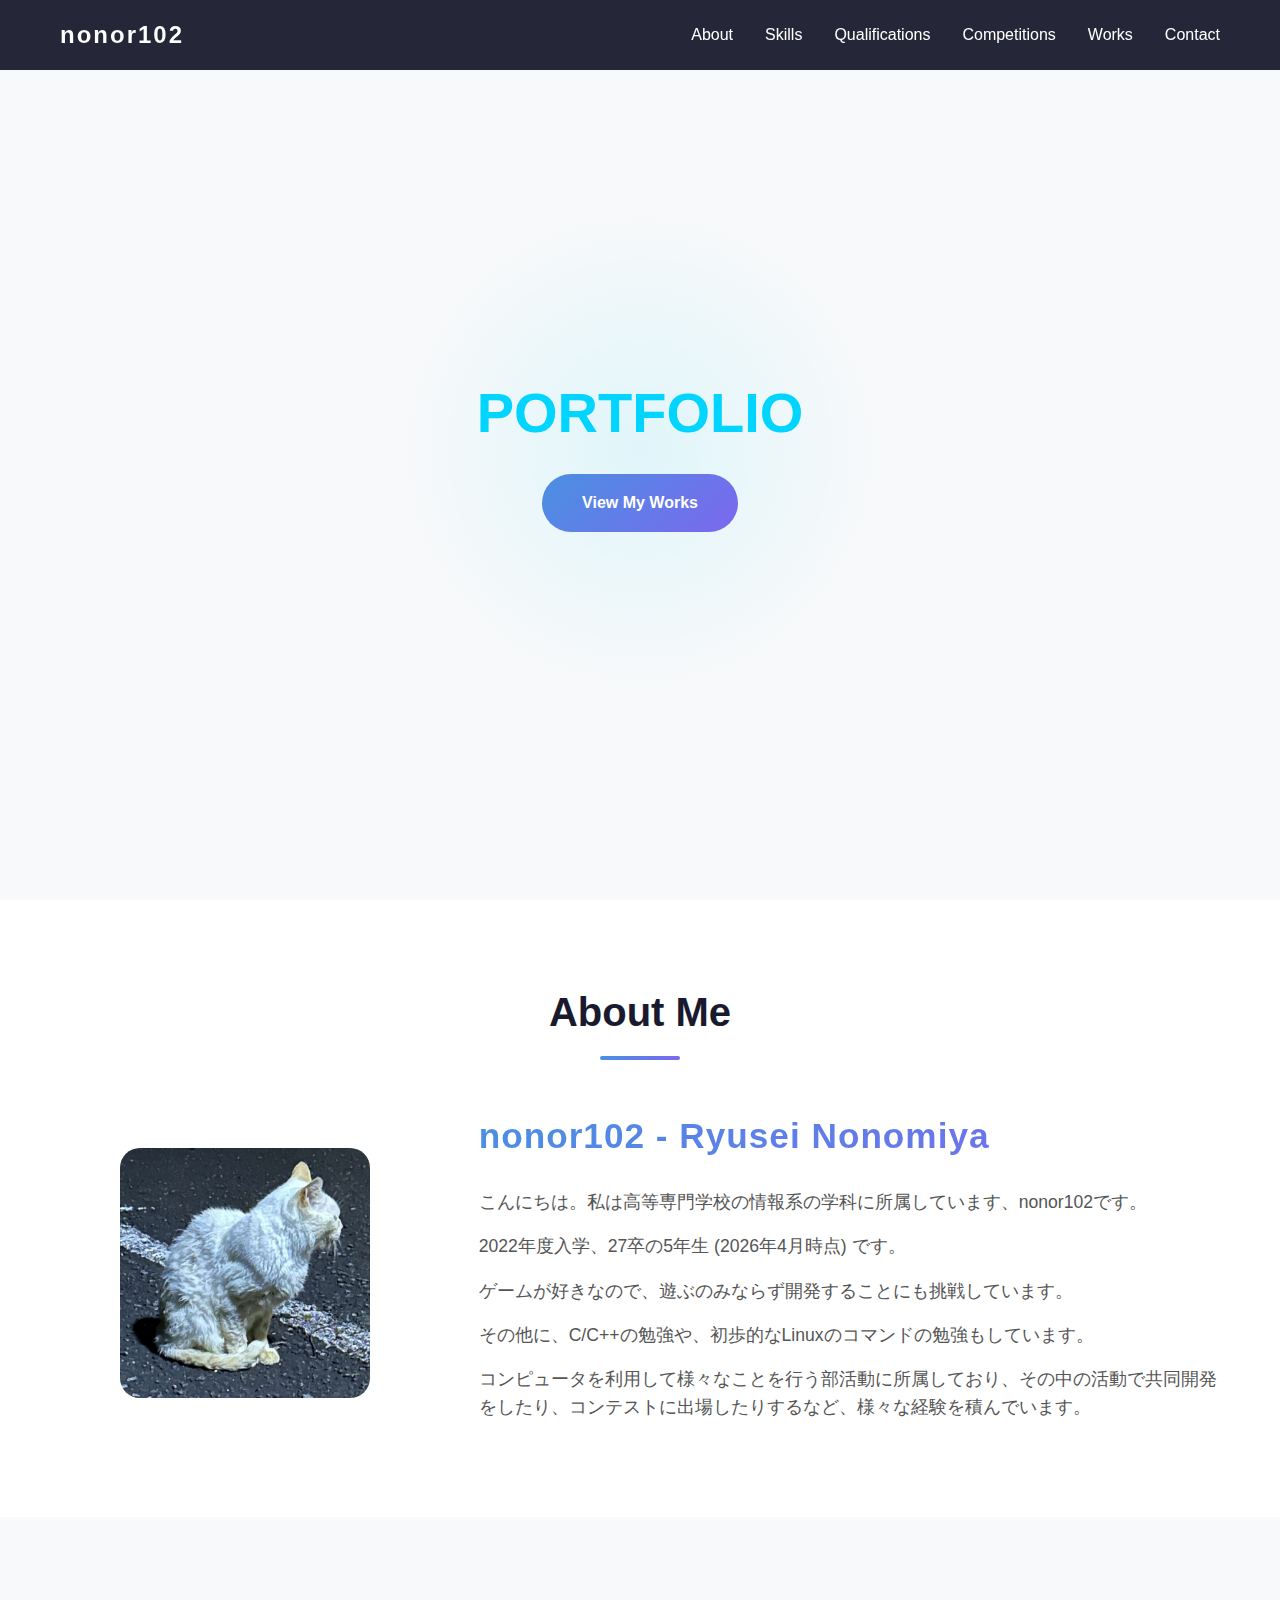
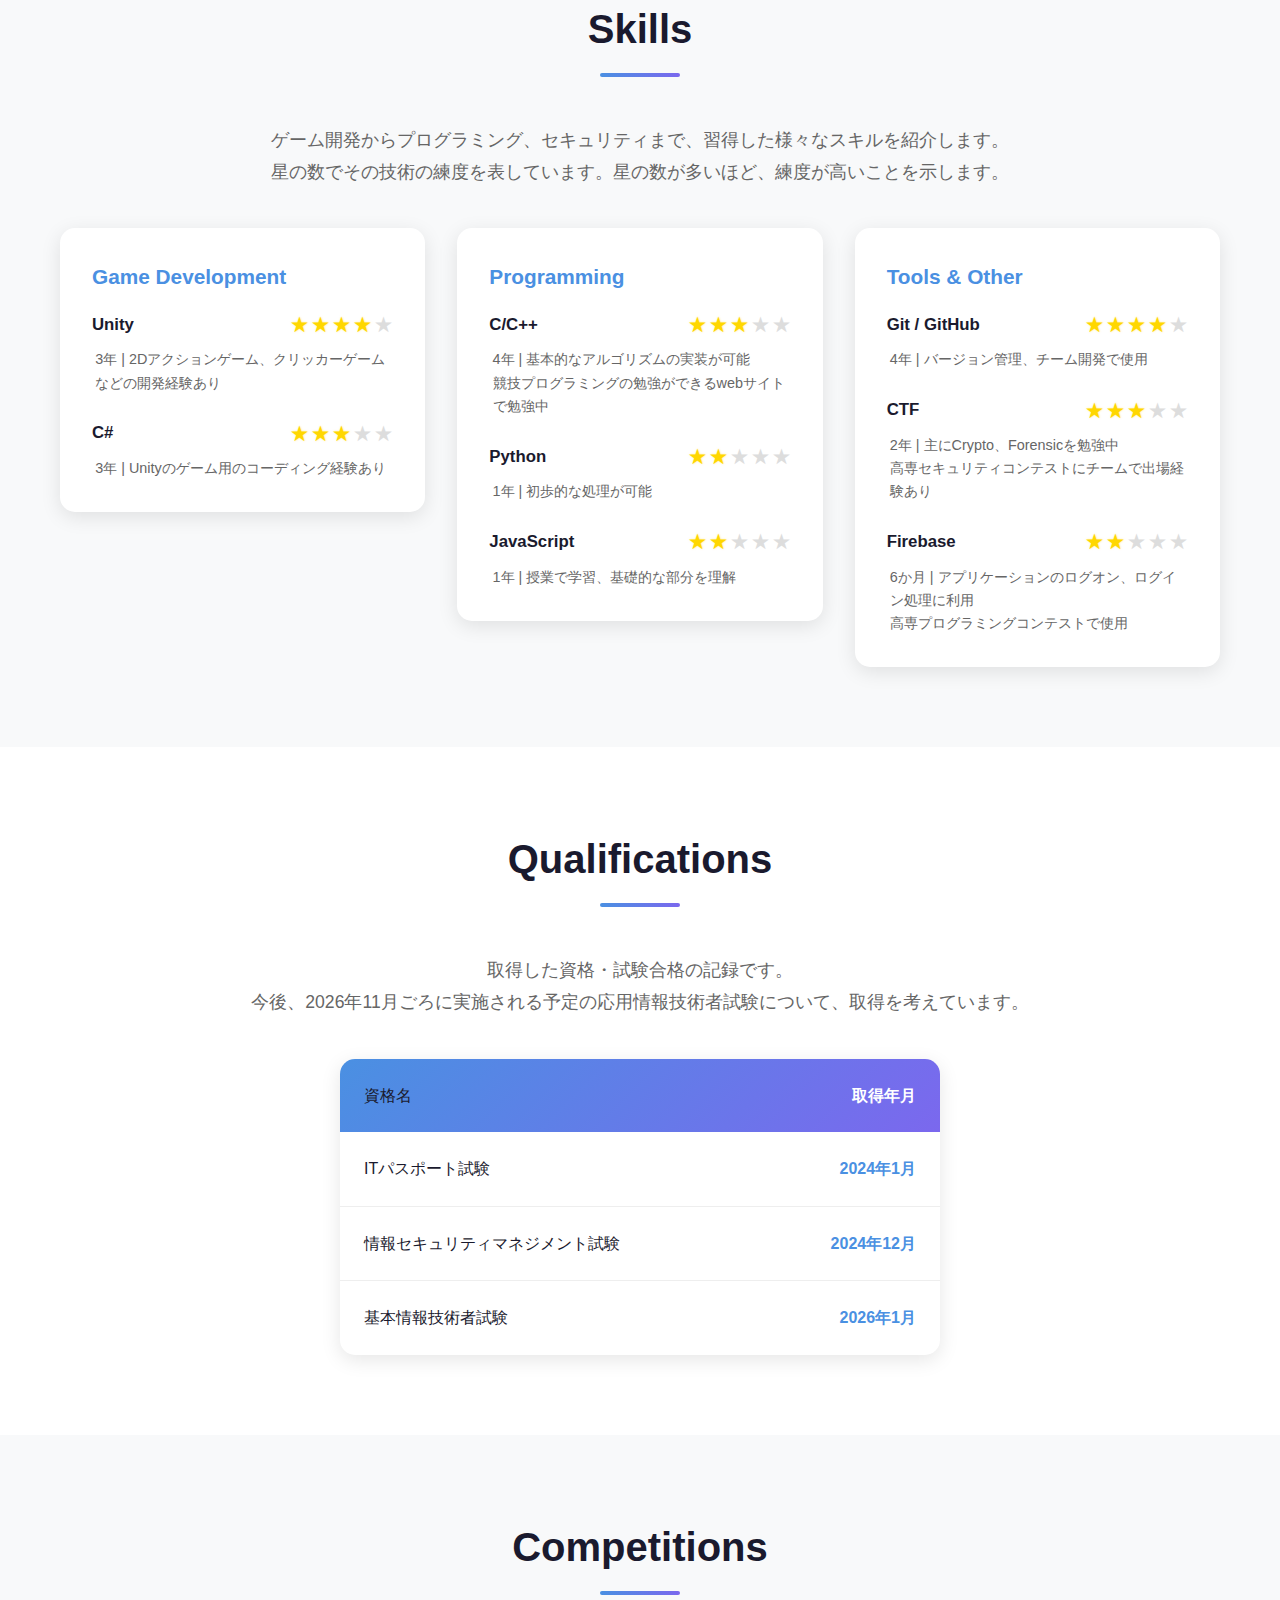
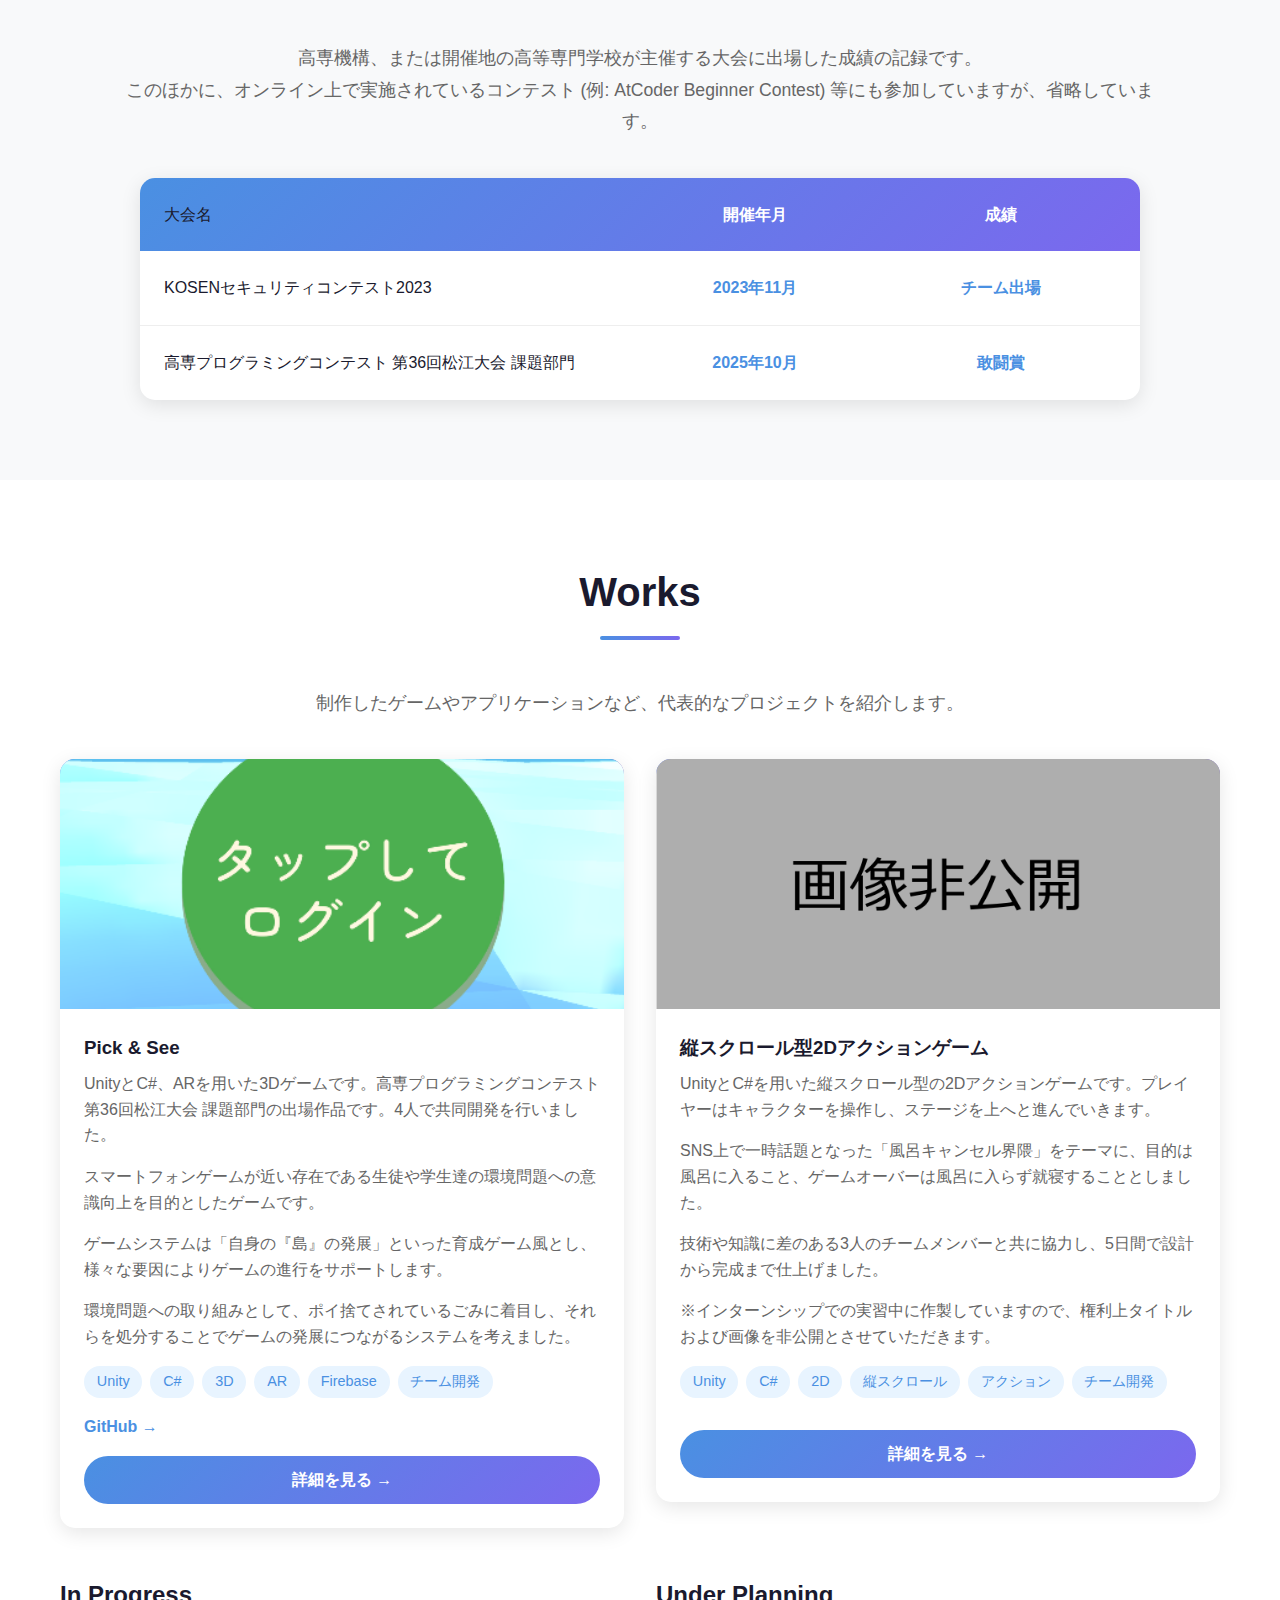
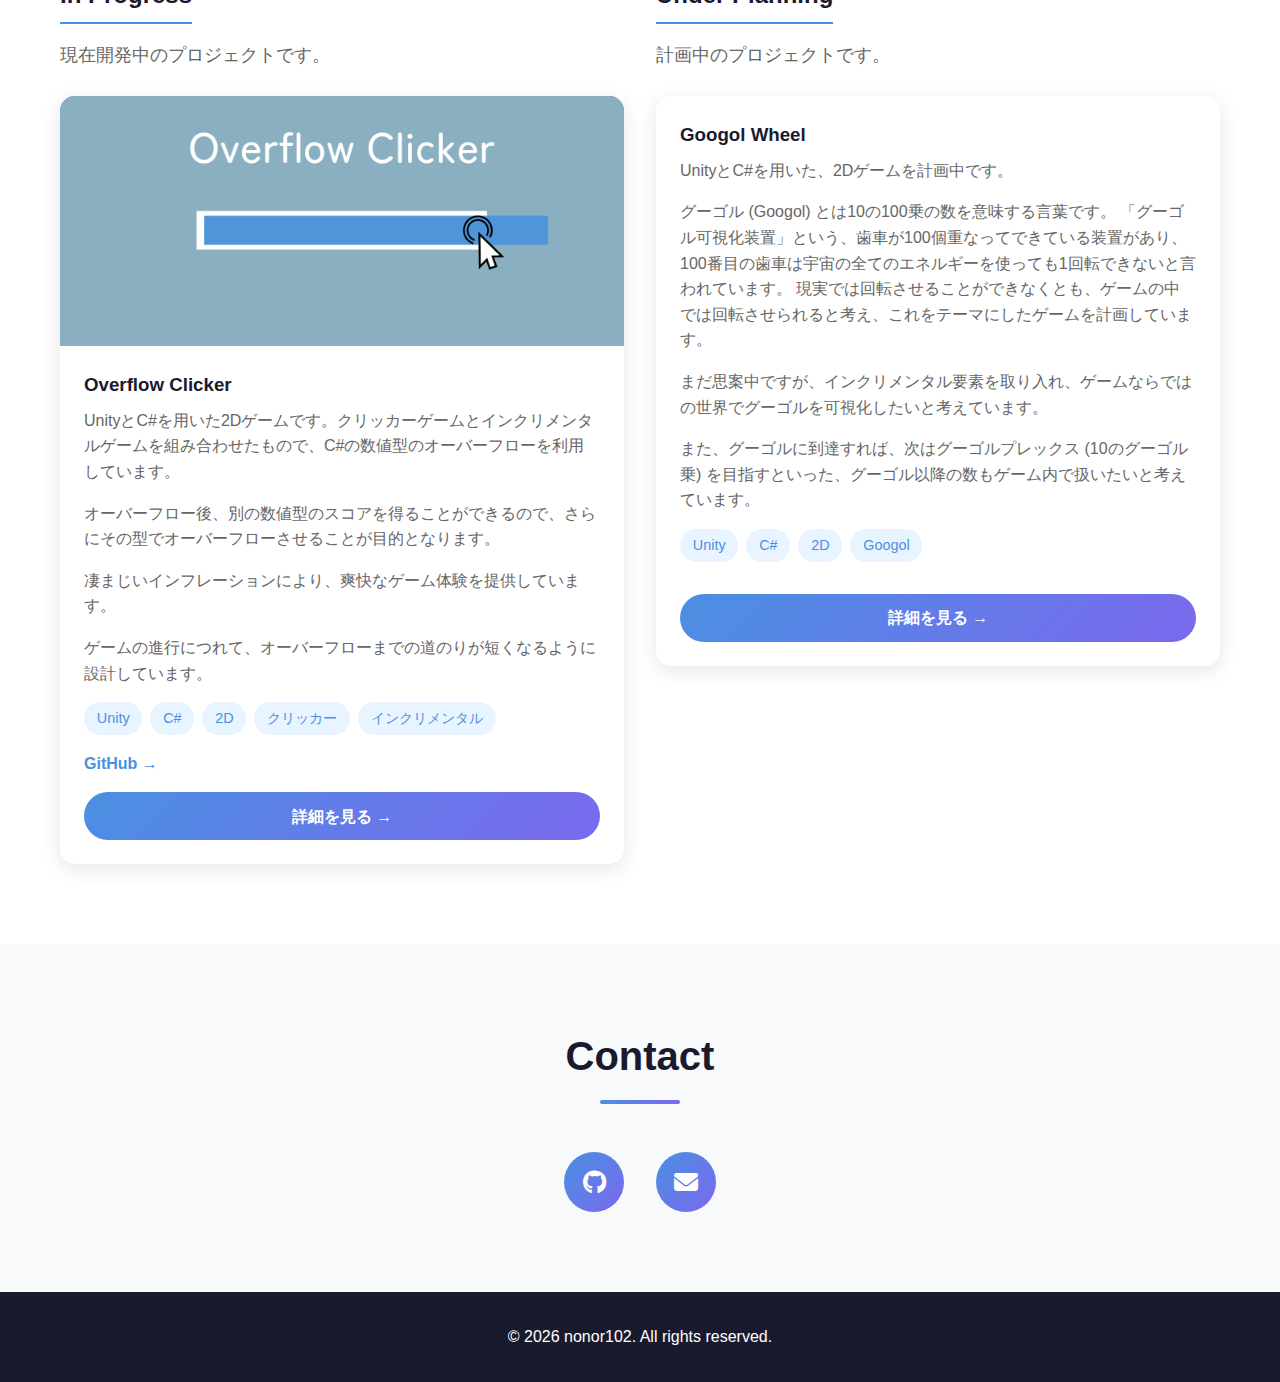
<file: index.html>
<!DOCTYPE html>
<html lang="ja">
<head>
    <meta charset="UTF-8">
    <meta name="viewport" content="width=device-width, initial-scale=1.0">
    <title>Portfolio - nonor102</title>
    <link rel="stylesheet" href="css/style.css">
    <link rel="stylesheet" href="https://cdnjs.cloudflare.com/ajax/libs/font-awesome/6.4.0/css/all.min.css">
</head>
<body>
    <nav>
        <div class="container">
            <div class="logo">nonor102</div>
            <button class="hamburger" aria-label="メニューを開く" aria-expanded="false">
                <span></span>
                <span></span>
                <span></span>
            </button>
            <ul>
                <li><a href="#about">About</a></li>
                <li><a href="#skills">Skills</a></li>
                <li><a href="#qualification">Qualifications</a></li>
                <li><a href="#competitions">Competitions</a></li>
                <li><a href="#works">Works</a></li>
                <li><a href="#contact">Contact</a></li>
            </ul>
        </div>
    </nav>

    <section class="hero">
        <div class="hero-content">
            <h1>PORTFOLIO</h1>
            <a href="#works" class="cta">View My Works</a>
        </div>
    </section>

    <section id="about">
        <div class="container">
            <h2 class="section-title">About Me</h2>
            <div class="about-content">
                <div class="profile-image"><img src="img/myIcon.jpg" alt="nonor102のアイコン画像"></div>
                <div class="about-section">
                    <h3 class="about-name">nonor102 - Ryusei Nonomiya</h3>
                    <div class="about-text">
                    <p>こんにちは。私は高等専門学校の情報系の学科に所属しています、nonor102です。</p>
                    <p>2022年度入学、27卒の5年生 (2026年4月時点) です。</p>
                    <p>ゲームが好きなので、遊ぶのみならず開発することにも挑戦しています。</p>
                    <p>その他に、C/C++の勉強や、初歩的なLinuxのコマンドの勉強もしています。</p>
                    <p>コンピュータを利用して様々なことを行う部活動に所属しており、その中の活動で共同開発をしたり、コンテストに出場したりするなど、様々な経験を積んでいます。</p>
                    </div>
                </div>
            </div>
        </div>
    </section>

    <section id="skills">
        <div class="container">
            <h2 class="section-title">Skills</h2>
            <div class="section-description">
                <p>ゲーム開発からプログラミング、セキュリティまで、習得した様々なスキルを紹介します。</p>
                <p>星の数でその技術の練度を表しています。星の数が多いほど、練度が高いことを示します。</p>
            </div>
            <div class="skills-grid">
                <div class="skill-card">
                    <h3>Game Development</h3>
                    <div class="skill-item">
                        <div class="skill-header">
                            <span class="skill-name">Unity</span>
                            <span class="skill-level">
                                <span class="star filled">★</span>
                                <span class="star filled">★</span>
                                <span class="star filled">★</span>
                                <span class="star filled">★</span>
                                <span class="star">★</span>
                            </span>
                        </div>
                        <p class="skill-description">3年 | 2Dアクションゲーム、クリッカーゲームなどの開発経験あり</p>
                    </div>
                    <div class="skill-item">
                        <div class="skill-header">
                            <span class="skill-name">C#</span>
                            <span class="skill-level">
                                <span class="star filled">★</span>
                                <span class="star filled">★</span>
                                <span class="star filled">★</span>
                                <span class="star">★</span>
                                <span class="star">★</span>
                            </span>
                        </div>
                        <p class="skill-description">3年 | Unityのゲーム用のコーディング経験あり</p>
                    </div>
                </div>

                <div class="skill-card">
                    <h3>Programming</h3>
                    <div class="skill-item">
                        <div class="skill-header">
                            <span class="skill-name">C/C++</span>
                            <span class="skill-level">
                                <span class="star filled">★</span>
                                <span class="star filled">★</span>
                                <span class="star filled">★</span>
                                <span class="star">★</span>
                                <span class="star">★</span>
                            </span>
                        </div>
                        <p class="skill-description">4年 | 基本的なアルゴリズムの実装が可能</p>
                        <p class="skill-description">競技プログラミングの勉強ができるwebサイトで勉強中</p>
                    </div>
                    <div class="skill-item">
                        <div class="skill-header">
                            <span class="skill-name">Python</span>
                            <span class="skill-level">
                                <span class="star filled">★</span>
                                <span class="star filled">★</span>
                                <span class="star">★</span>
                                <span class="star">★</span>
                                <span class="star">★</span>
                            </span>
                        </div>
                        <p class="skill-description">1年 | 初歩的な処理が可能</p>
                    </div>
                    <div class="skill-item">
                        <div class="skill-header">
                            <span class="skill-name">JavaScript</span>
                            <span class="skill-level">
                                <span class="star filled">★</span>
                                <span class="star filled">★</span>
                                <span class="star">★</span>
                                <span class="star">★</span>
                                <span class="star">★</span>
                            </span>
                        </div>
                        <p class="skill-description">1年 | 授業で学習、基礎的な部分を理解</p>
                    </div>
                </div>

                <div class="skill-card">
                    <h3>Tools & Other</h3>
                    <div class="skill-item">
                        <div class="skill-header">
                            <span class="skill-name">Git / GitHub</span>
                            <span class="skill-level">
                                <span class="star filled">★</span>
                                <span class="star filled">★</span>
                                <span class="star filled">★</span>
                                <span class="star filled">★</span>
                                <span class="star">★</span>
                            </span>
                        </div>
                        <p class="skill-description">4年 | バージョン管理、チーム開発で使用</p>
                    </div>
                    <div class="skill-item">
                        <div class="skill-header">
                            <span class="skill-name">CTF</span>
                            <span class="skill-level">
                                <span class="star filled">★</span>
                                <span class="star filled">★</span>
                                <span class="star filled">★</span>
                                <span class="star">★</span>
                                <span class="star">★</span>
                            </span>
                        </div>
                        <p class="skill-description">2年 | 主にCrypto、Forensicを勉強中</p>
                        <p class="skill-description">高専セキュリティコンテストにチームで出場経験あり</p>
                    </div>
                    <div class="skill-item">
                        <div class="skill-header">
                            <span class="skill-name">Firebase</span>
                            <span class="skill-level">
                                <span class="star filled">★</span>
                                <span class="star filled">★</span>
                                <span class="star">★</span>
                                <span class="star">★</span>
                                <span class="star">★</span>
                            </span>
                        </div>
                        <p class="skill-description">6か月 | アプリケーションのログオン、ログイン処理に利用</p>
                        <p class="skill-description">高専プログラミングコンテストで使用</p>
                    </div>
                </div>
            </div>
        </div>
    </section>

    <section id="qualification">
        <div class="container">
            <h2 class="section-title">Qualifications</h2>
            <div class="section-description">
                <p>取得した資格・試験合格の記録です。</p>
                <p>今後、2026年11月ごろに実施される予定の応用情報技術者試験について、取得を考えています。</p>
            </div>
            <div class="qualification-table">
                <div class="qualification-header">
                    <div class="qualification-col-name">資格名</div>
                    <div class="qualification-col-date">取得年月</div>
                </div>
                <div class="qualification-row">
                    <div class="qualification-col-name">ITパスポート試験</div>
                    <div class="qualification-col-date">2024年1月</div>
                </div>
                <div class="qualification-row">
                    <div class="qualification-col-name">情報セキュリティマネジメント試験</div>
                    <div class="qualification-col-date">2024年12月</div>
                </div>
                <div class="qualification-row">
                    <div class="qualification-col-name">基本情報技術者試験</div>
                    <div class="qualification-col-date">2026年1月</div>
                </div>
            </div>
        </div>
    </section>

    <section id="competitions">
        <div class="container">
            <h2 class="section-title">Competitions</h2>
            <div class="section-description">
                <p>高専機構、または開催地の高等専門学校が主催する大会に出場した成績の記録です。</p>
                <p>このほかに、オンライン上で実施されているコンテスト (例: AtCoder Beginner Contest) 等にも参加していますが、省略しています。</p>
            </div>
            <div class="competitions-table">
                <div class="competitions-header">
                    <div class="competitions-col-name">大会名</div>
                    <div class="competitions-col-date">開催年月</div>
                    <div class="competitions-col-result">成績</div>
                </div>
                <div class="competitions-row">
                    <div class="competitions-col-name">KOSENセキュリティコンテスト2023</div>
                    <div class="competitions-col-date">2023年11月</div>
                    <div class="competitions-col-result">チーム出場</div>
                </div>
                <div class="competitions-row">
                    <div class="competitions-col-name">高専プログラミングコンテスト 第36回松江大会 課題部門</div>
                    <div class="competitions-col-date">2025年10月</div>
                    <div class="competitions-col-result">敢闘賞</div>
                </div>
            </div>
        </div>
    </section>

    <section id="works">
        <div class="container">
            <h2 class="section-title">Works</h2>
            <div class="section-description">
                <p>制作したゲームやアプリケーションなど、代表的なプロジェクトを紹介します。</p>
            </div>
            <div class="works-grid">
                <div class="work-card">
                    <div class="work-image"><img src="img/PickSee/title.png" alt="Pick & Seeのタイトル画面"></div>
                    <div class="work-content">
                        <h3>Pick & See</h3>
                        <p>UnityとC#、ARを用いた3Dゲームです。高専プログラミングコンテスト 第36回松江大会 課題部門の出場作品です。4人で共同開発を行いました。</p>
                        <p>スマートフォンゲームが近い存在である生徒や学生達の環境問題への意識向上を目的としたゲームです。</p>
                        <p>ゲームシステムは「自身の『島』の発展」といった育成ゲーム風とし、様々な要因によりゲームの進行をサポートします。</p>
                        <p>環境問題への取り組みとして、ポイ捨てされているごみに着目し、それらを処分することでゲームの発展につながるシステムを考えました。</p>
                        <div class="work-tags">
                            <span class="tag">Unity</span>
                            <span class="tag">C#</span>
                            <span class="tag">3D</span>
                            <span class="tag">AR</span>
                            <span class="tag">Firebase</span>
                            <span class="tag">チーム開発</span>
                        </div>
                        <div class="work-links">
                            <a href="https://github.com/maguro256/procon" target="_blank" class="work-link">GitHub →</a>
                            <!-- <a href="#" class="work-link">Demo →</a> -->
                        </div>
                        <a href="pages/PickSee.html" class="detail-btn">詳細を見る →</a>
                    </div>
                </div>

                <div class="work-card">
                    <div class="work-image"><img src="img/actiongame/img.png" alt="縦スクロール型2Dアクションゲーム(画像非公開)"></div>
                    <div class="work-content">
                        <h3>縦スクロール型2Dアクションゲーム</h3>
                        <p>UnityとC#を用いた縦スクロール型の2Dアクションゲームです。プレイヤーはキャラクターを操作し、ステージを上へと進んでいきます。</p>
                        <p>SNS上で一時話題となった「風呂キャンセル界隈」をテーマに、目的は風呂に入ること、ゲームオーバーは風呂に入らず就寝することとしました。</p>
                        <p>技術や知識に差のある3人のチームメンバーと共に協力し、5日間で設計から完成まで仕上げました。</p>
                        <p>※インターンシップでの実習中に作製していますので、権利上タイトルおよび画像を非公開とさせていただきます。</p>
                        <div class="work-tags">
                            <span class="tag">Unity</span>
                            <span class="tag">C#</span>
                            <span class="tag">2D</span>
                            <span class="tag">縦スクロール</span>
                            <span class="tag">アクション</span>
                            <span class="tag">チーム開発</span>
                        </div>
                        <div class="work-links">
                        </div>
                        <a href="pages/ActionGame.html" class="detail-btn">詳細を見る →</a>
                    </div>
                </div>
            </div>

            <div class="works-subsections">
                <div class="works-subsection">
                    <h3 class="works-subsection-title">In Progress</h3>
                    <div class="section-description">
                        <p>現在開発中のプロジェクトです。</p>
                    </div>
                    <div class="works-grid">
                        <div class="work-card">
                            <div class="work-image"><img src="img/OFC/welcome.png" alt="Overflow Clickerのウェルカムシーンの画面"></div>
                            <div class="work-content">
                                <h3>Overflow Clicker</h3>
                                <p>UnityとC#を用いた2Dゲームです。クリッカーゲームとインクリメンタルゲームを組み合わせたもので、C#の数値型のオーバーフローを利用しています。</p>
                                <p>オーバーフロー後、別の数値型のスコアを得ることができるので、さらにその型でオーバーフローさせることが目的となります。</p>
                                <p>凄まじいインフレーションにより、爽快なゲーム体験を提供しています。</p>
                                <p>ゲームの進行につれて、オーバーフローまでの道のりが短くなるように設計しています。</p>
                                <div class="work-tags">
                                    <span class="tag">Unity</span>
                                    <span class="tag">C#</span>
                                    <span class="tag">2D</span>
                                    <span class="tag">クリッカー</span>
                                    <span class="tag">インクリメンタル</span>
                                </div>
                                <div class="work-links">
                                    <a href="https://github.com/nonor102/OverflowClicker" target="_blank" class="work-link">GitHub →</a>
                                    <!-- <a href="#" class="work-link">Demo →</a> -->
                                </div>
                                <a href="pages/OverflowClicker.html" class="detail-btn">詳細を見る →</a>
                            </div>
                        </div>
                    </div>
                </div>

                <div class="works-subsection">
                    <h3 class="works-subsection-title">Under Planning</h3>
                    <div class="section-description">
                        <p>計画中のプロジェクトです。</p>
                    </div>
                    <div class="works-grid">
                        <div class="work-card">
                            <div class="work-content">
                                <h3>Googol Wheel</h3>
                                <p>UnityとC#を用いた、2Dゲームを計画中です。</p>
                                <p>
                                    グーゴル (Googol) とは10の100乗の数を意味する言葉です。
                                    「グーゴル可視化装置」という、歯車が100個重なってできている装置があり、100番目の歯車は宇宙の全てのエネルギーを使っても1回転できないと言われています。
                                    現実では回転させることができなくとも、ゲームの中では回転させられると考え、これをテーマにしたゲームを計画しています。
                                </p>
                                <p>まだ思案中ですが、インクリメンタル要素を取り入れ、ゲームならではの世界でグーゴルを可視化したいと考えています。</p>
                                <p>また、グーゴルに到達すれば、次はグーゴルプレックス (10のグーゴル乗) を目指すといった、グーゴル以降の数もゲーム内で扱いたいと考えています。</p>
                                <div class="work-tags">
                                    <span class="tag">Unity</span>
                                    <span class="tag">C#</span>
                                    <span class="tag">2D</span>
                                    <span class="tag">Googol</span>
                                </div>
                                <div class="work-links">
                                </div>
                                <a href="pages/GoogolWheel.html" class="detail-btn">詳細を見る →</a>
                            </div>
                        </div>
                    </div>
                </div>
            </div>
        </div>
    </section>

    <section id="contact">
        <div class="container">
            <h2 class="section-title">Contact</h2>
            <div class="contact-content">
                <div class="contact-links">
                    <div class="contact-item">
                        <a href="https://github.com/nonor102" target="_blank" class="contact-icon-link">
                            <div class="contact-icon"><i class="fab fa-github"></i></div>
                        </a>
                    </div>
                    <div class="contact-item">
                        <a href="mailto:e2229@s.akashi.ac.jp" class="contact-icon-link">
                            <div class="contact-icon"><i class="fas fa-envelope"></i></div>
                        </a>
                    </div>
                </div>
            </div>
            </div>
        </div>
    </section>

    <footer>
        <div class="container">
            <p>&copy; 2026 nonor102. All rights reserved.</p>
        </div>
    </footer>

    <script src="js/script.js"></script>
</body>
</html>
</file>
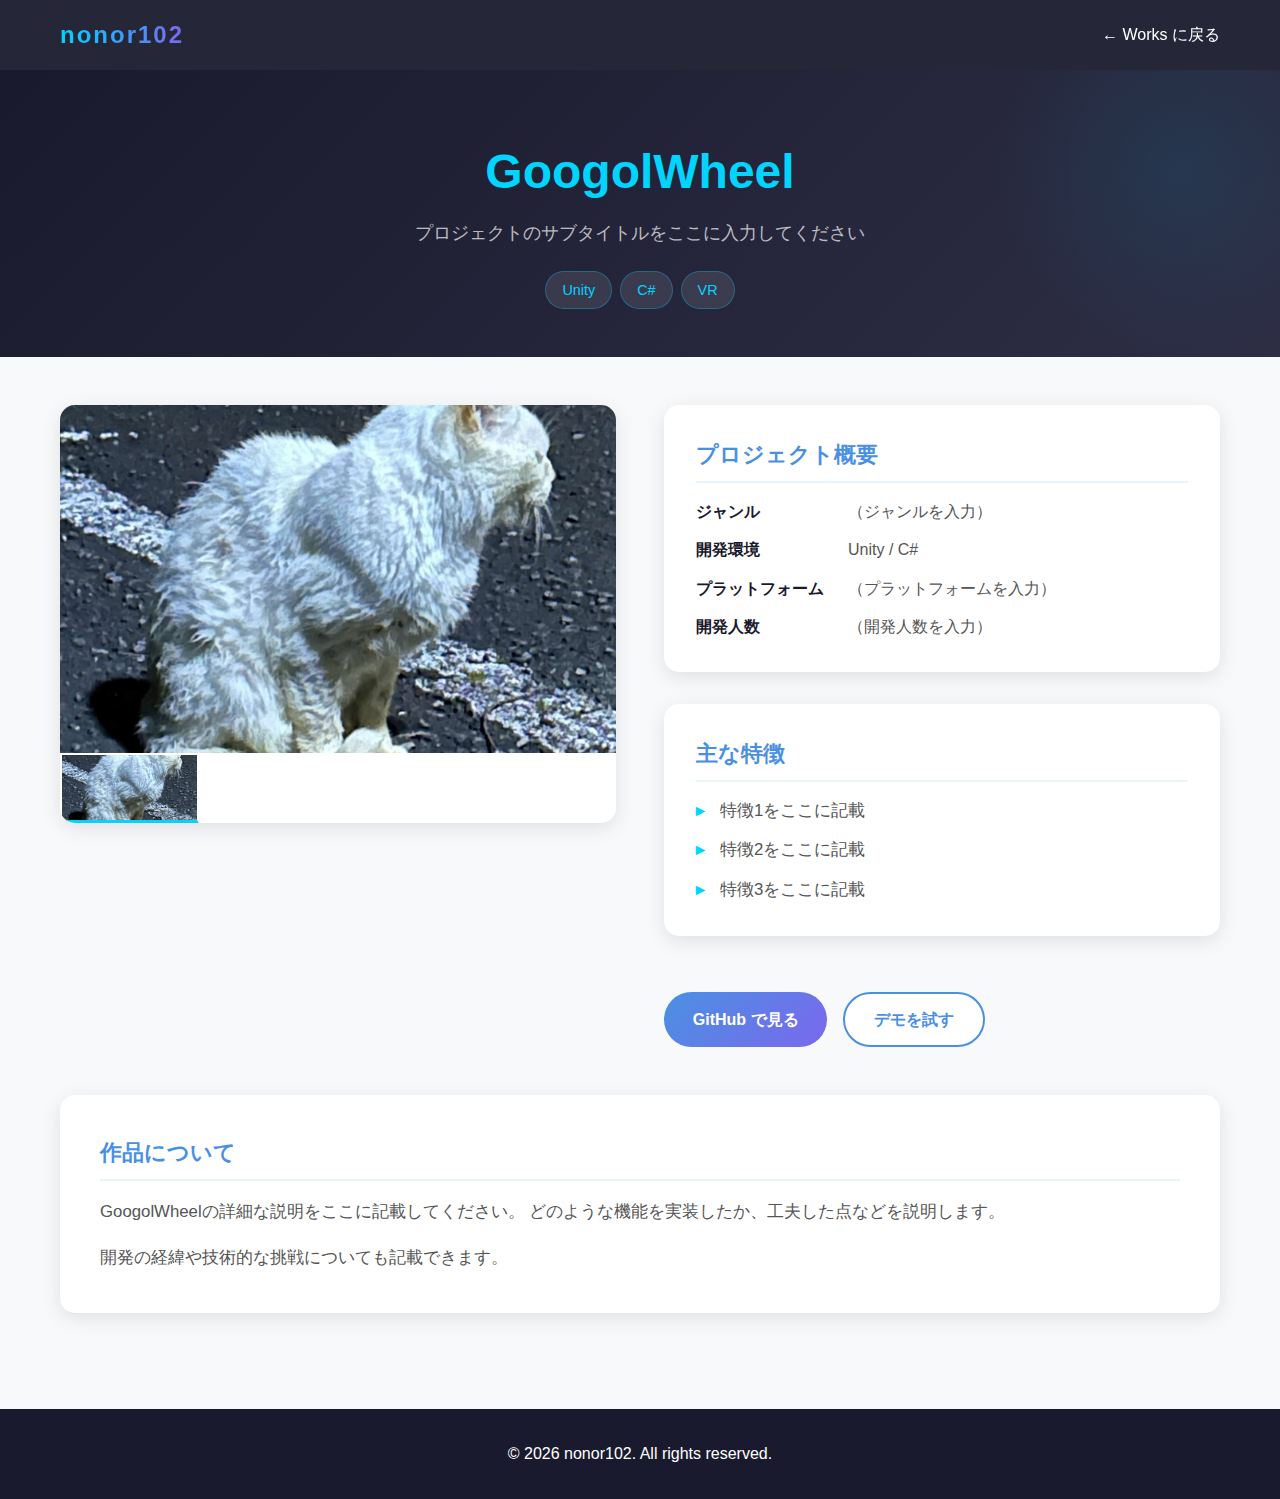
<file: GoogolWheel.html>
<!DOCTYPE html>
<html lang="ja">
<head>
    <meta charset="UTF-8">
    <meta name="viewport" content="width=device-width, initial-scale=1.0">
    <title>GoogolWheel - nonor102 Portfolio</title>
    <link rel="stylesheet" href="detail.css">
</head>
<body>
    <nav class="detail-nav">
        <div class="container">
            <a href="index.html" class="logo">nonor102</a>
            <a href="index.html#works" class="back-link">← Works に戻る</a>
        </div>
    </nav>

    <section class="detail-hero">
        <div class="container">
            <h1>GoogolWheel</h1>
            <p class="subtitle">プロジェクトのサブタイトルをここに入力してください</p>
            <div class="tags">
                <span class="tag">Unity</span>
                <span class="tag">C#</span>
                <span class="tag">VR</span>
            </div>
        </div>
    </section>

    <section class="detail-content">
        <div class="container">
            <div class="detail-grid">
                <!-- 左: スクリーンショットギャラリー -->
                <div class="detail-gallery">
                    <div class="gallery-main">
                        <img id="mainImage" src="img/myIcon.jpg" alt="GoogolWheel スクリーンショット">
                    </div>
                    <div class="gallery-thumbs">
                        <img src="img/myIcon.jpg" alt="メイン画像" class="active" onclick="changeImage(this)">
                    </div>
                </div>

                <!-- 右: プロジェクト情報 -->
                <div class="detail-info">
                    <div class="info-section">
                        <h2>プロジェクト概要</h2>
                        <div class="project-meta">
                            <span class="meta-label">ジャンル</span>
                            <span class="meta-value">（ジャンルを入力）</span>
                            <span class="meta-label">開発環境</span>
                            <span class="meta-value">Unity / C#</span>
                            <span class="meta-label">プラットフォーム</span>
                            <span class="meta-value">（プラットフォームを入力）</span>
                            <span class="meta-label">開発人数</span>
                            <span class="meta-value">（開発人数を入力）</span>
                        </div>
                    </div>

                    <div class="info-section">
                        <h2>主な特徴</h2>
                        <ul class="features-list">
                            <li>特徴1をここに記載</li>
                            <li>特徴2をここに記載</li>
                            <li>特徴3をここに記載</li>
                        </ul>
                    </div>

                    <div class="detail-actions">
                        <a href="#" class="detail-btn-primary">GitHub で見る</a>
                        <a href="#" class="detail-btn-secondary">デモを試す</a>
                    </div>
                </div>
            </div>

            <!-- 詳細説明 -->
            <div class="detail-full-section">
                <h2>作品について</h2>
                <p>
                    GoogolWheelの詳細な説明をここに記載してください。
                    どのような機能を実装したか、工夫した点などを説明します。
                </p>
                <p>
                    開発の経緯や技術的な挑戦についても記載できます。
                </p>
            </div>
        </div>
    </section>

    <footer class="detail-footer">
        <div class="container">
            <p>&copy; 2026 nonor102. All rights reserved.</p>
        </div>
    </footer>

    <script>
        function changeImage(thumb) {
            document.getElementById('mainImage').src = thumb.src;
            document.querySelectorAll('.gallery-thumbs img').forEach(img => img.classList.remove('active'));
            thumb.classList.add('active');
        }
    </script>
</body>
</html>
</file>
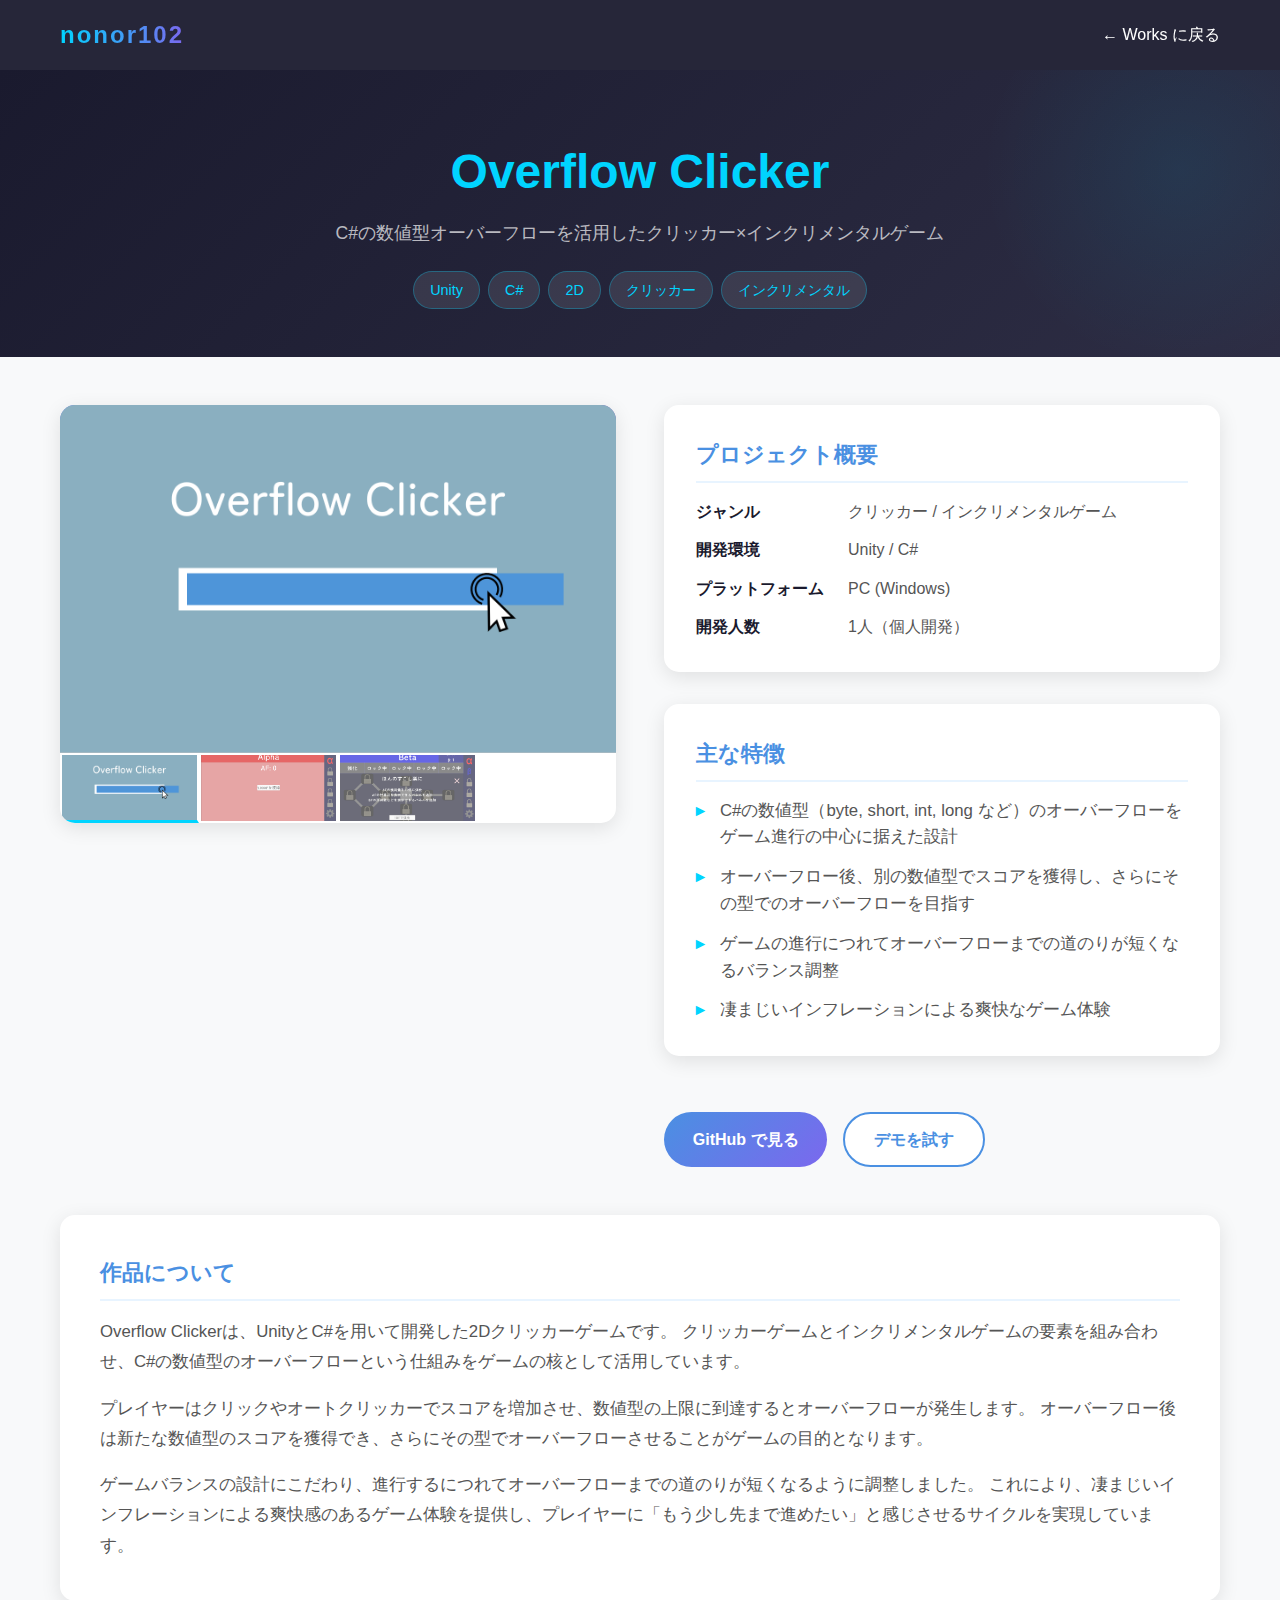
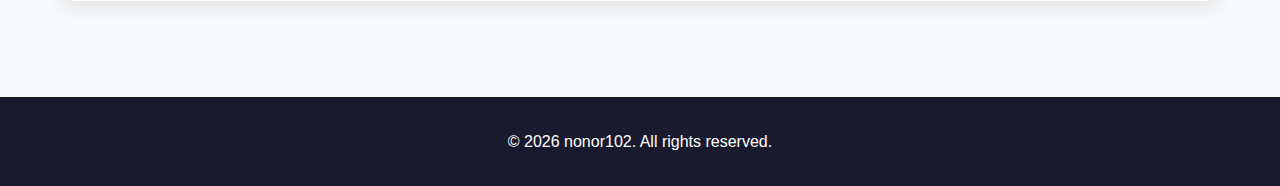
<file: OverflowClicker.html>
<!DOCTYPE html>
<html lang="ja">
<head>
    <meta charset="UTF-8">
    <meta name="viewport" content="width=device-width, initial-scale=1.0">
    <title>Overflow Clicker - nonor102 Portfolio</title>
    <link rel="stylesheet" href="detail.css">
</head>
<body>
    <nav class="detail-nav">
        <div class="container">
            <a href="index.html" class="logo">nonor102</a>
            <a href="index.html#works" class="back-link">← Works に戻る</a>
        </div>
    </nav>

    <section class="detail-hero">
        <div class="container">
            <h1>Overflow Clicker</h1>
            <p class="subtitle">C#の数値型オーバーフローを活用したクリッカー×インクリメンタルゲーム</p>
            <div class="tags">
                <span class="tag">Unity</span>
                <span class="tag">C#</span>
                <span class="tag">2D</span>
                <span class="tag">クリッカー</span>
                <span class="tag">インクリメンタル</span>
            </div>
        </div>
    </section>

    <section class="detail-content">
        <div class="container">
            <div class="detail-grid">
                <!-- 左: スクリーンショットギャラリー -->
                <div class="detail-gallery">
                    <div class="gallery-main">
                        <img id="mainImage" src="img/OFC/welcome.png" alt="Overflow Clicker スクリーンショット">
                    </div>
                    <div class="gallery-thumbs">
                        <img src="img/OFC/welcome.png" alt="ウェルカム画面" class="active" onclick="changeImage(this)">
                        <img src="img/OFC/Alpha.png" alt="Alpha画面" onclick="changeImage(this)">
                        <img src="img/OFC/Beta.png" alt="Beta画面" onclick="changeImage(this)">
                    </div>
                </div>

                <!-- 右: プロジェクト情報 -->
                <div class="detail-info">
                    <div class="info-section">
                        <h2>プロジェクト概要</h2>
                        <div class="project-meta">
                            <span class="meta-label">ジャンル</span>
                            <span class="meta-value">クリッカー / インクリメンタルゲーム</span>
                            <span class="meta-label">開発環境</span>
                            <span class="meta-value">Unity / C#</span>
                            <span class="meta-label">プラットフォーム</span>
                            <span class="meta-value">PC (Windows)</span>
                            <span class="meta-label">開発人数</span>
                            <span class="meta-value">1人（個人開発）</span>
                        </div>
                    </div>

                    <div class="info-section">
                        <h2>主な特徴</h2>
                        <ul class="features-list">
                            <li>C#の数値型（byte, short, int, long など）のオーバーフローをゲーム進行の中心に据えた設計</li>
                            <li>オーバーフロー後、別の数値型でスコアを獲得し、さらにその型でのオーバーフローを目指す</li>
                            <li>ゲームの進行につれてオーバーフローまでの道のりが短くなるバランス調整</li>
                            <li>凄まじいインフレーションによる爽快なゲーム体験</li>
                        </ul>
                    </div>

                    <div class="detail-actions">
                        <a href="#" class="detail-btn-primary">GitHub で見る</a>
                        <a href="#" class="detail-btn-secondary">デモを試す</a>
                    </div>
                </div>
            </div>

            <!-- 詳細説明 -->
            <div class="detail-full-section">
                <h2>作品について</h2>
                <p>
                    Overflow Clickerは、UnityとC#を用いて開発した2Dクリッカーゲームです。
                    クリッカーゲームとインクリメンタルゲームの要素を組み合わせ、C#の数値型のオーバーフローという仕組みをゲームの核として活用しています。
                </p>
                <p>
                    プレイヤーはクリックやオートクリッカーでスコアを増加させ、数値型の上限に到達するとオーバーフローが発生します。
                    オーバーフロー後は新たな数値型のスコアを獲得でき、さらにその型でオーバーフローさせることがゲームの目的となります。
                </p>
                <p>
                    ゲームバランスの設計にこだわり、進行するにつれてオーバーフローまでの道のりが短くなるように調整しました。
                    これにより、凄まじいインフレーションによる爽快感のあるゲーム体験を提供し、プレイヤーに「もう少し先まで進めたい」と感じさせるサイクルを実現しています。
                </p>
            </div>
        </div>
    </section>

    <footer class="detail-footer">
        <div class="container">
            <p>&copy; 2026 nonor102. All rights reserved.</p>
        </div>
    </footer>

    <script>
        function changeImage(thumb) {
            document.getElementById('mainImage').src = thumb.src;
            document.querySelectorAll('.gallery-thumbs img').forEach(img => img.classList.remove('active'));
            thumb.classList.add('active');
        }
    </script>
</body>
</html>
</file>
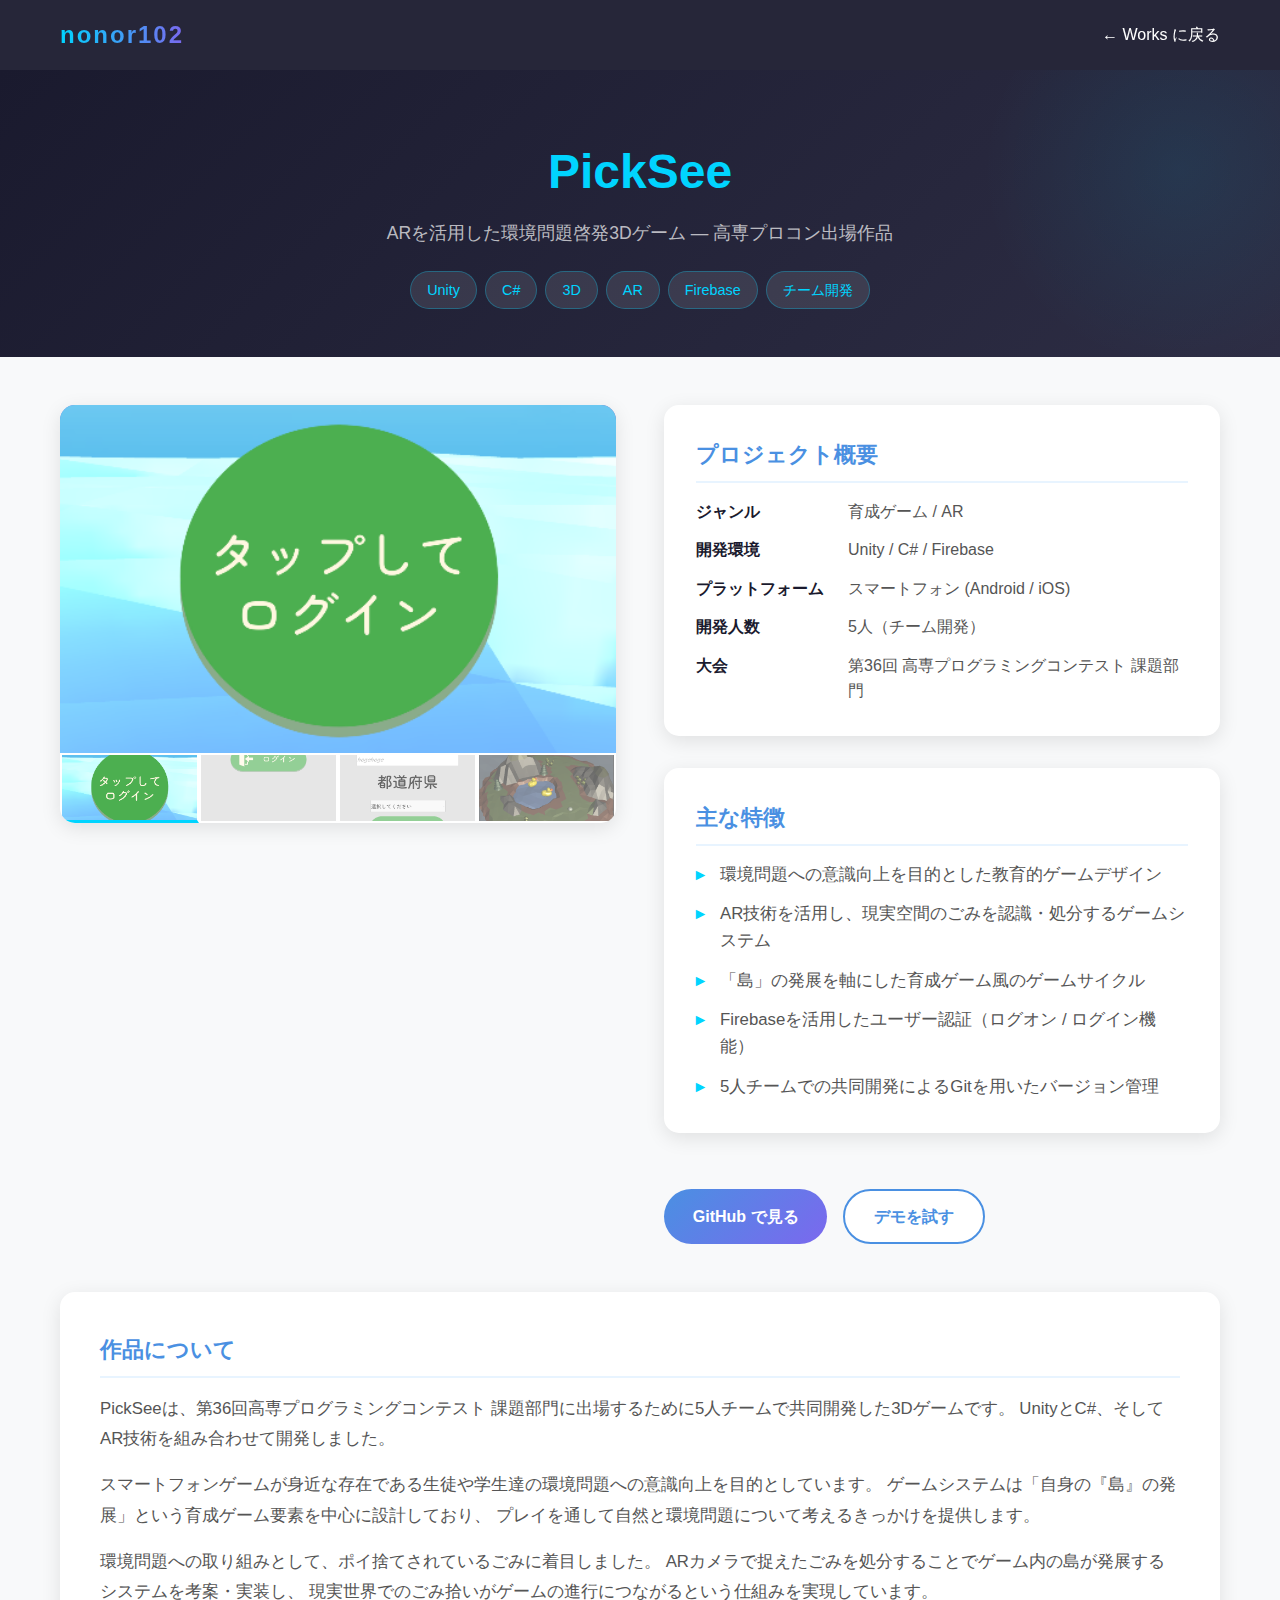
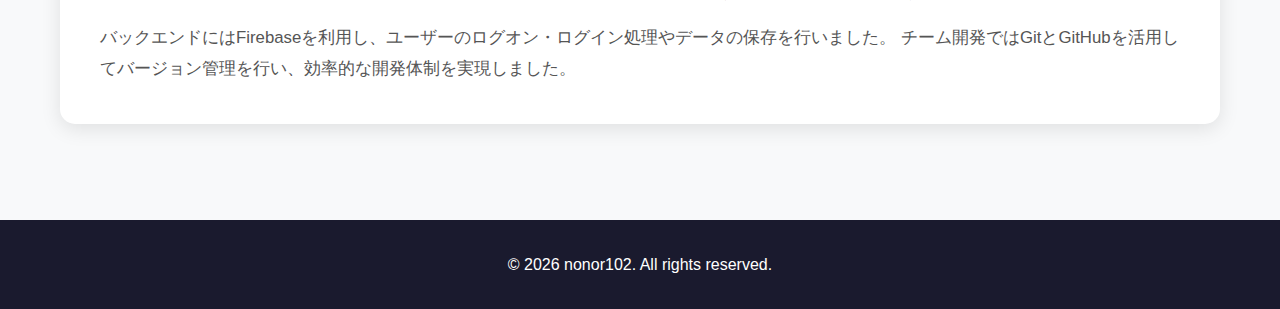
<file: PickSee.html>
<!DOCTYPE html>
<html lang="ja">
<head>
    <meta charset="UTF-8">
    <meta name="viewport" content="width=device-width, initial-scale=1.0">
    <title>PickSee - nonor102 Portfolio</title>
    <link rel="stylesheet" href="detail.css">
</head>
<body>
    <nav class="detail-nav">
        <div class="container">
            <a href="index.html" class="logo">nonor102</a>
            <a href="index.html#works" class="back-link">← Works に戻る</a>
        </div>
    </nav>

    <section class="detail-hero">
        <div class="container">
            <h1>PickSee</h1>
            <p class="subtitle">ARを活用した環境問題啓発3Dゲーム ― 高専プロコン出場作品</p>
            <div class="tags">
                <span class="tag">Unity</span>
                <span class="tag">C#</span>
                <span class="tag">3D</span>
                <span class="tag">AR</span>
                <span class="tag">Firebase</span>
                <span class="tag">チーム開発</span>
            </div>
        </div>
    </section>

    <section class="detail-content">
        <div class="container">
            <div class="detail-grid">
                <!-- 左: スクリーンショットギャラリー -->
                <div class="detail-gallery">
                    <div class="gallery-main">
                        <img id="mainImage" src="img/PickSee/title.png" alt="PickSee スクリーンショット">
                    </div>
                    <div class="gallery-thumbs">
                        <img src="img/PickSee/title.png" alt="タイトル画面" class="active" onclick="changeImage(this)">
                        <img src="img/PickSee/login.png" alt="ログイン画面" onclick="changeImage(this)">
                        <img src="img/PickSee/register.png" alt="登録画面" onclick="changeImage(this)">
                        <img src="img/PickSee/maingame.png" alt="メインゲーム画面" onclick="changeImage(this)">
                    </div>
                </div>

                <!-- 右: プロジェクト情報 -->
                <div class="detail-info">
                    <div class="info-section">
                        <h2>プロジェクト概要</h2>
                        <div class="project-meta">
                            <span class="meta-label">ジャンル</span>
                            <span class="meta-value">育成ゲーム / AR</span>
                            <span class="meta-label">開発環境</span>
                            <span class="meta-value">Unity / C# / Firebase</span>
                            <span class="meta-label">プラットフォーム</span>
                            <span class="meta-value">スマートフォン (Android / iOS)</span>
                            <span class="meta-label">開発人数</span>
                            <span class="meta-value">5人（チーム開発）</span>
                            <span class="meta-label">大会</span>
                            <span class="meta-value">第36回 高専プログラミングコンテスト 課題部門</span>
                        </div>
                    </div>

                    <div class="info-section">
                        <h2>主な特徴</h2>
                        <ul class="features-list">
                            <li>環境問題への意識向上を目的とした教育的ゲームデザイン</li>
                            <li>AR技術を活用し、現実空間のごみを認識・処分するゲームシステム</li>
                            <li>「島」の発展を軸にした育成ゲーム風のゲームサイクル</li>
                            <li>Firebaseを活用したユーザー認証（ログオン / ログイン機能）</li>
                            <li>5人チームでの共同開発によるGitを用いたバージョン管理</li>
                        </ul>
                    </div>

                    <div class="detail-actions">
                        <a href="#" class="detail-btn-primary">GitHub で見る</a>
                        <a href="#" class="detail-btn-secondary">デモを試す</a>
                    </div>
                </div>
            </div>

            <!-- 詳細説明 -->
            <div class="detail-full-section">
                <h2>作品について</h2>
                <p>
                    PickSeeは、第36回高専プログラミングコンテスト 課題部門に出場するために5人チームで共同開発した3Dゲームです。
                    UnityとC#、そしてAR技術を組み合わせて開発しました。
                </p>
                <p>
                    スマートフォンゲームが身近な存在である生徒や学生達の環境問題への意識向上を目的としています。
                    ゲームシステムは「自身の『島』の発展」という育成ゲーム要素を中心に設計しており、
                    プレイを通して自然と環境問題について考えるきっかけを提供します。
                </p>
                <p>
                    環境問題への取り組みとして、ポイ捨てされているごみに着目しました。
                    ARカメラで捉えたごみを処分することでゲーム内の島が発展するシステムを考案・実装し、
                    現実世界でのごみ拾いがゲームの進行につながるという仕組みを実現しています。
                </p>
                <p>
                    バックエンドにはFirebaseを利用し、ユーザーのログオン・ログイン処理やデータの保存を行いました。
                    チーム開発ではGitとGitHubを活用してバージョン管理を行い、効率的な開発体制を実現しました。
                </p>
            </div>
        </div>
    </section>

    <footer class="detail-footer">
        <div class="container">
            <p>&copy; 2026 nonor102. All rights reserved.</p>
        </div>
    </footer>

    <script>
        function changeImage(thumb) {
            document.getElementById('mainImage').src = thumb.src;
            document.querySelectorAll('.gallery-thumbs img').forEach(img => img.classList.remove('active'));
            thumb.classList.add('active');
        }
    </script>
</body>
</html>
</file>
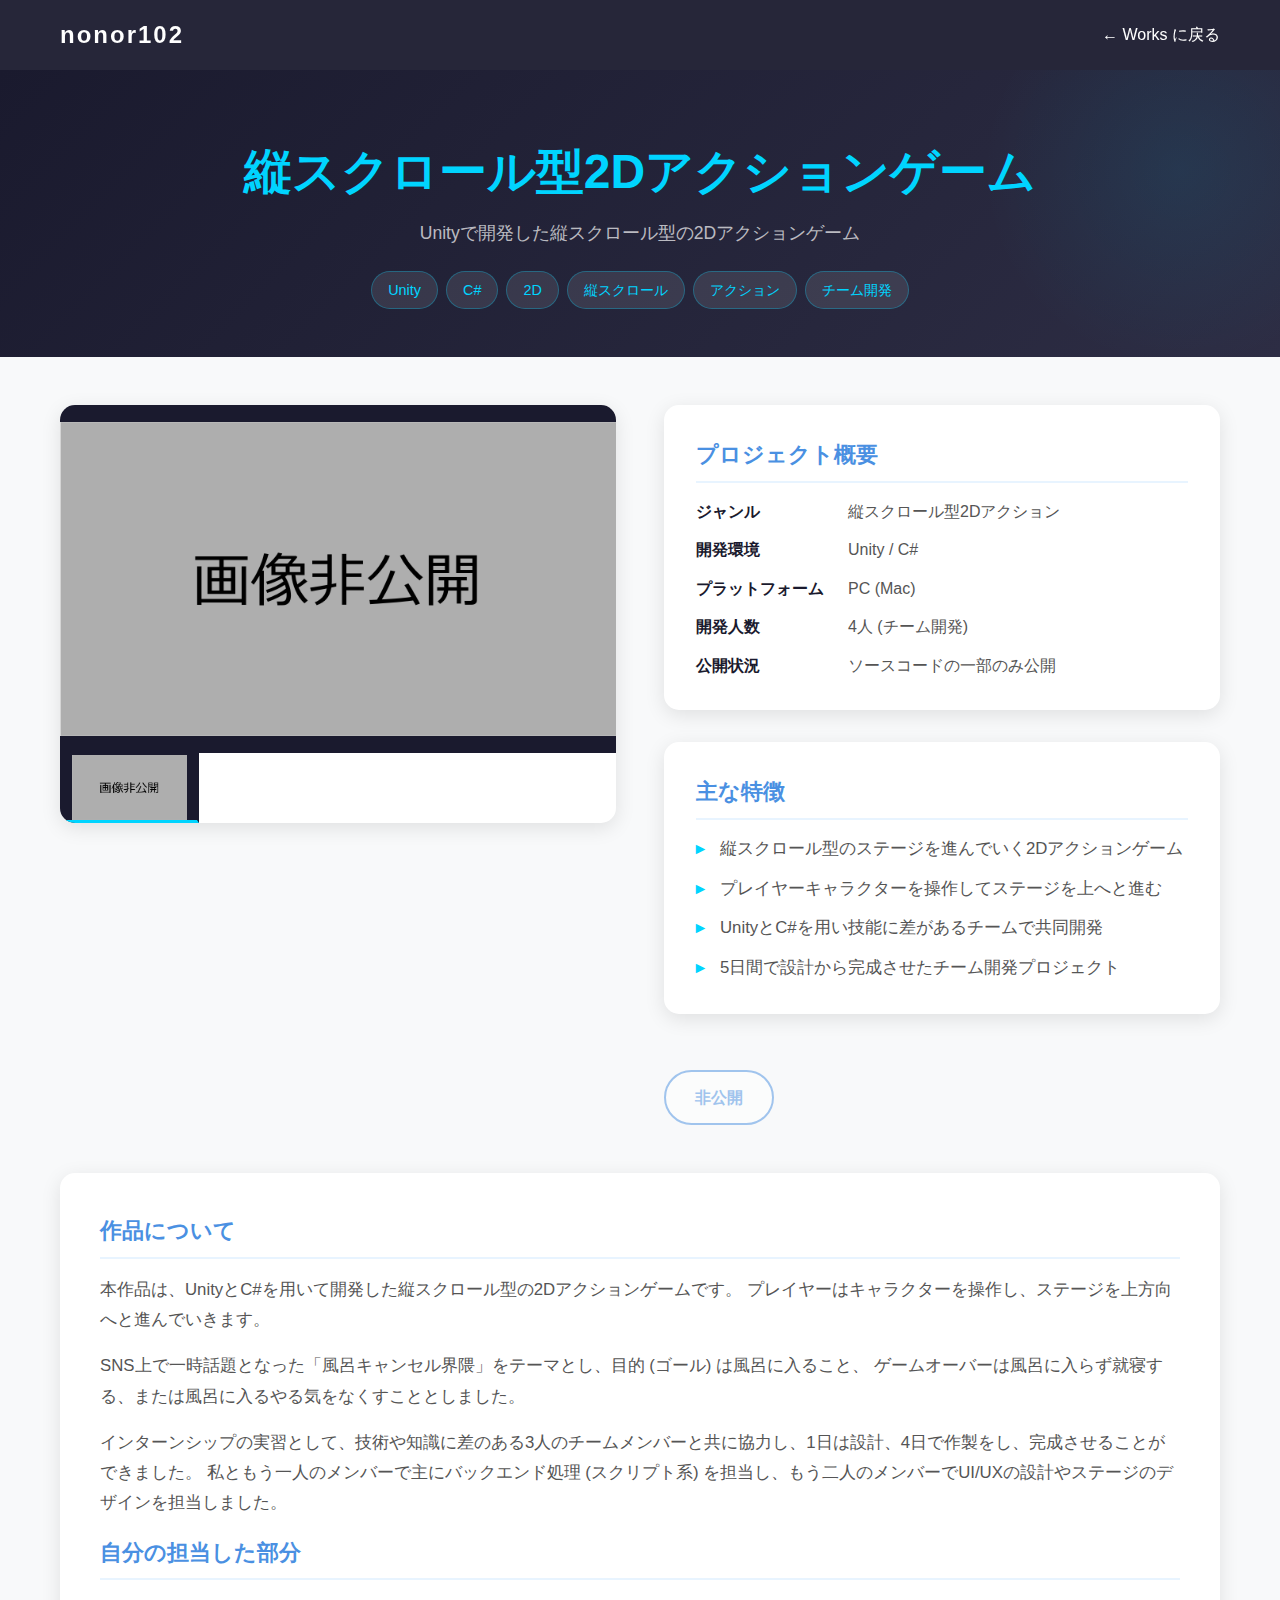
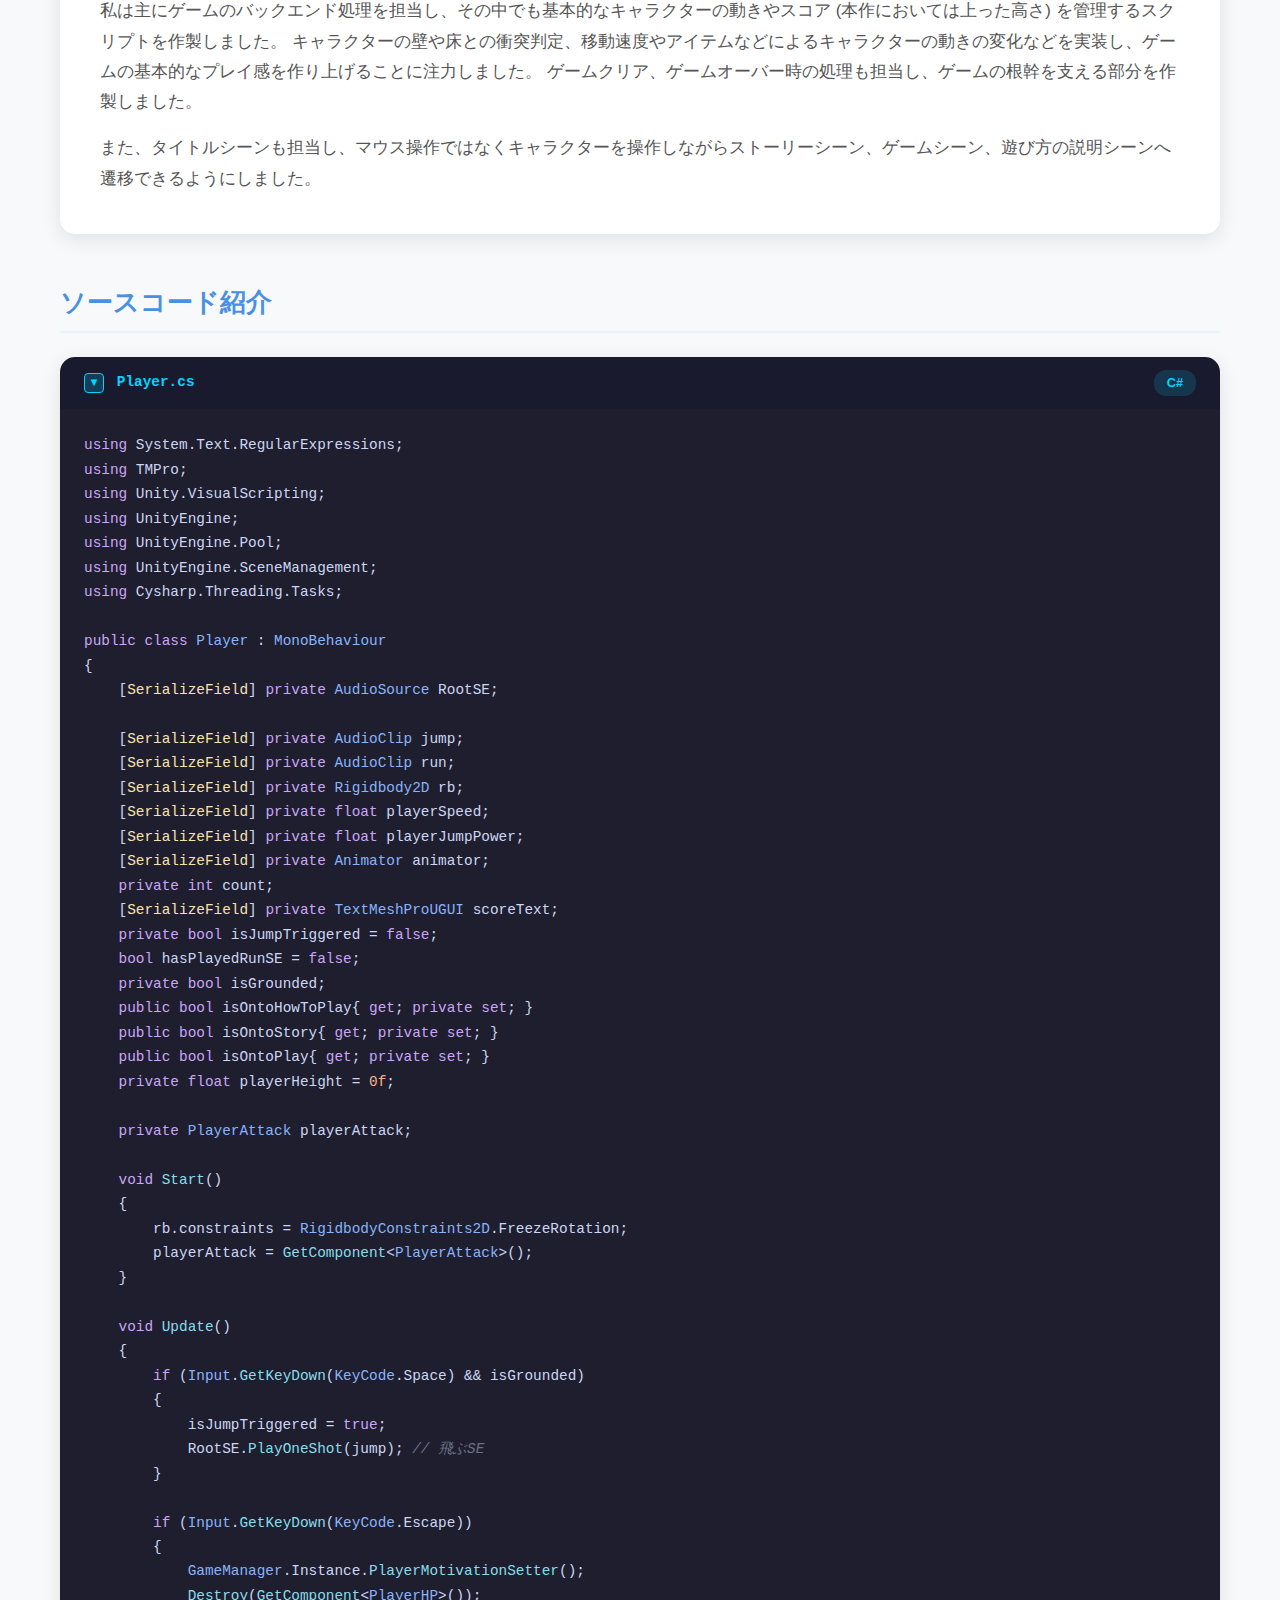
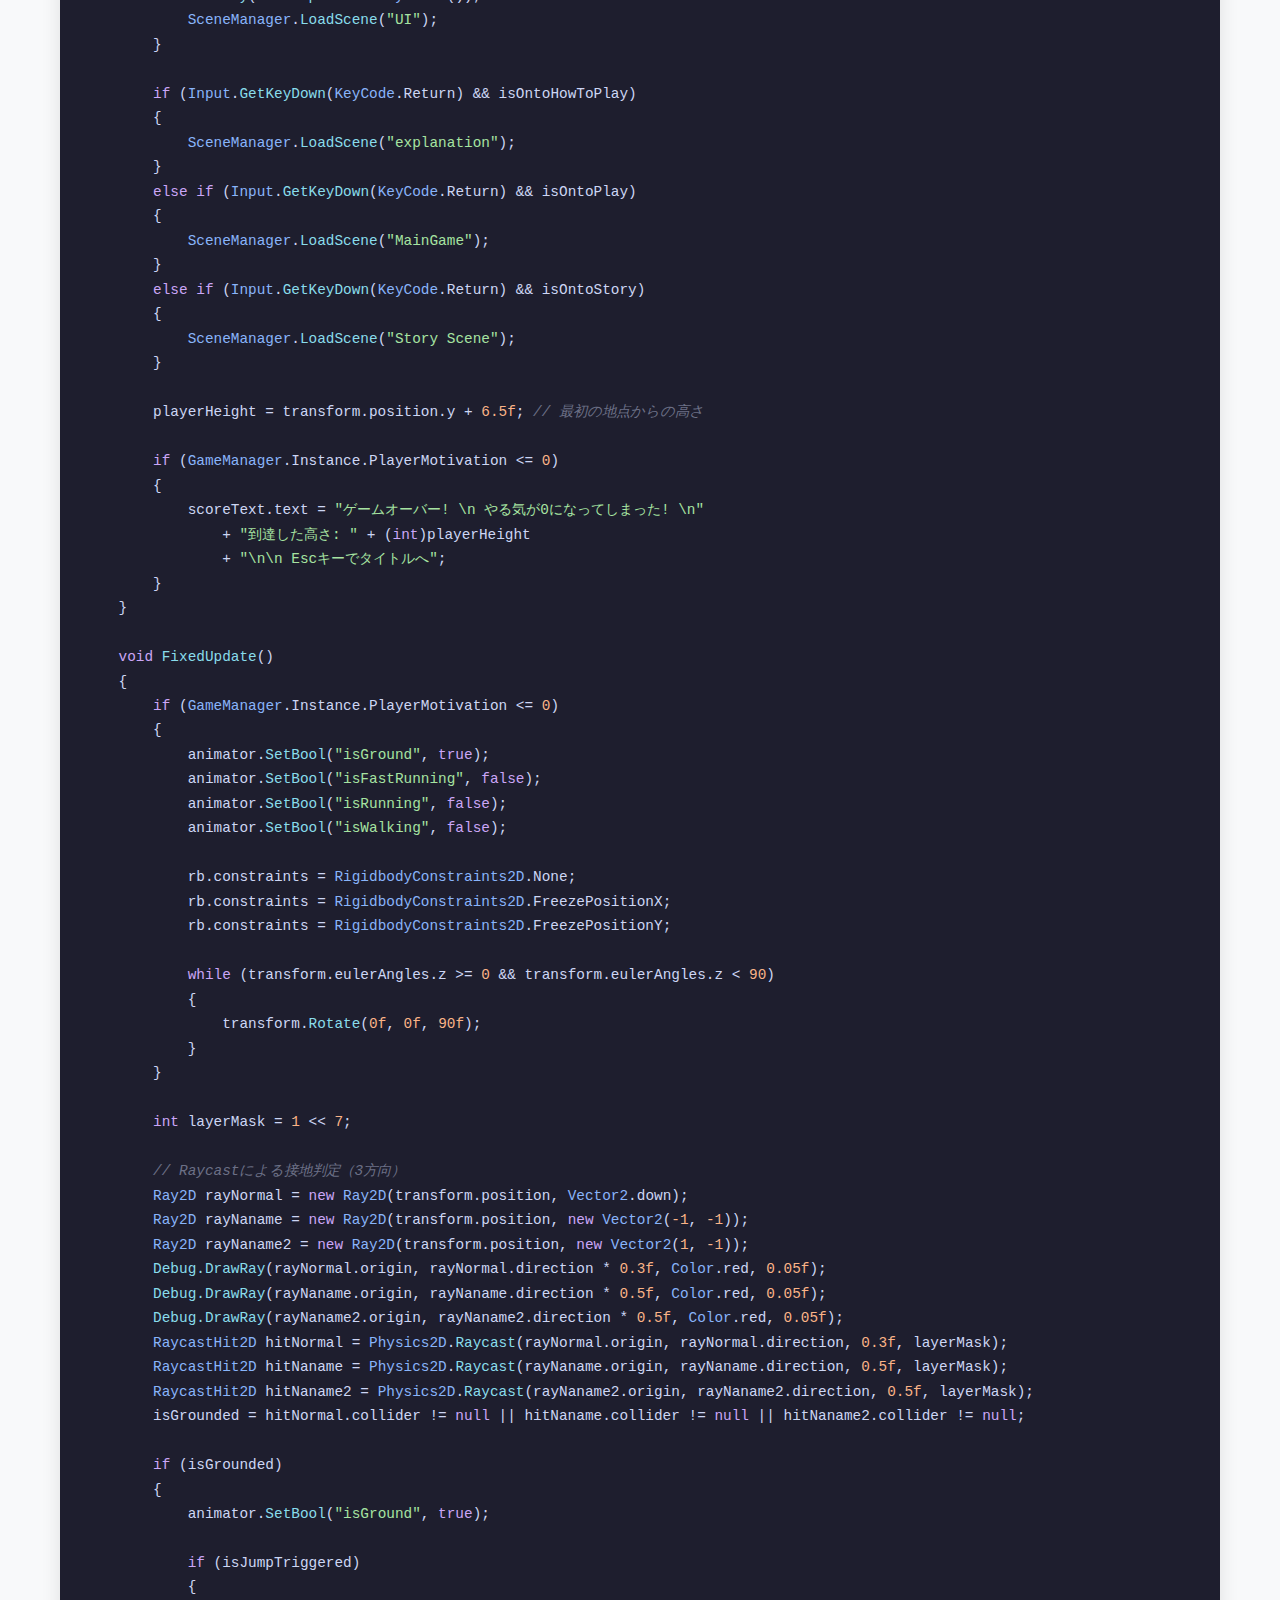
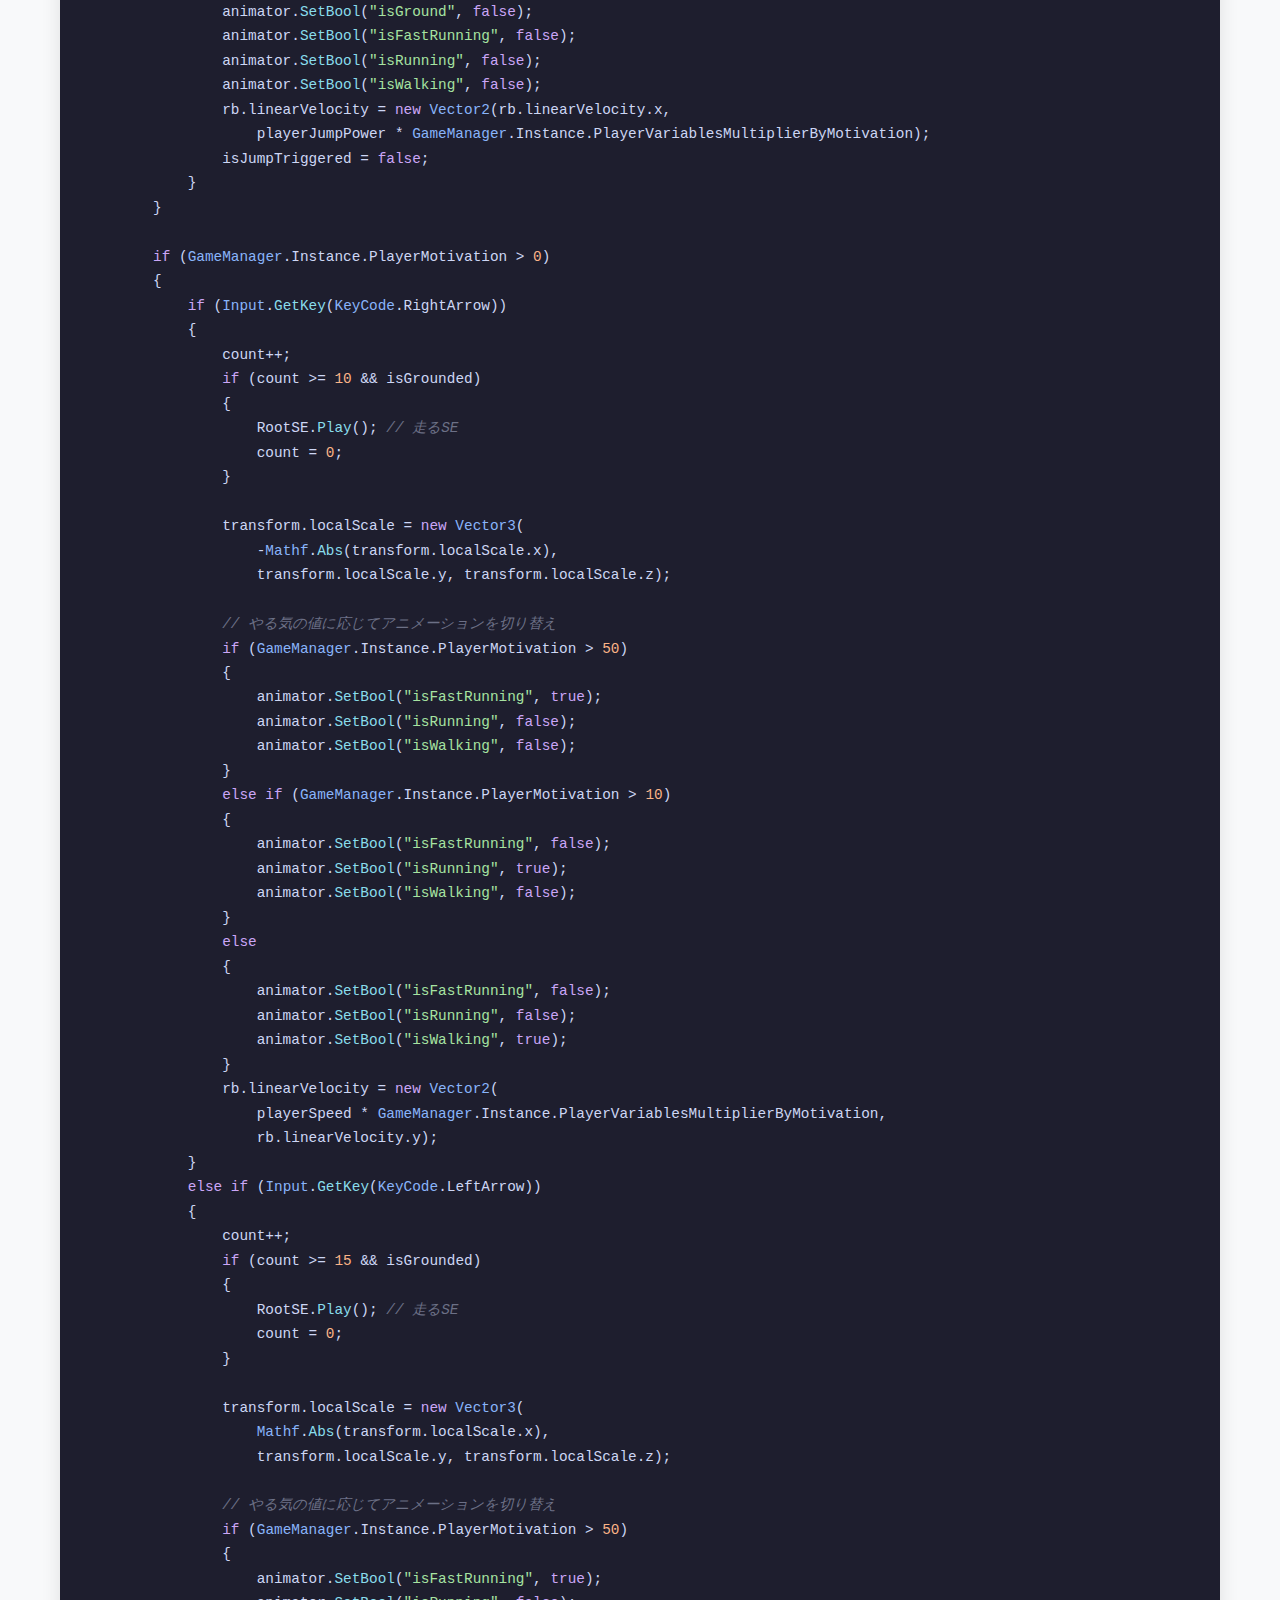
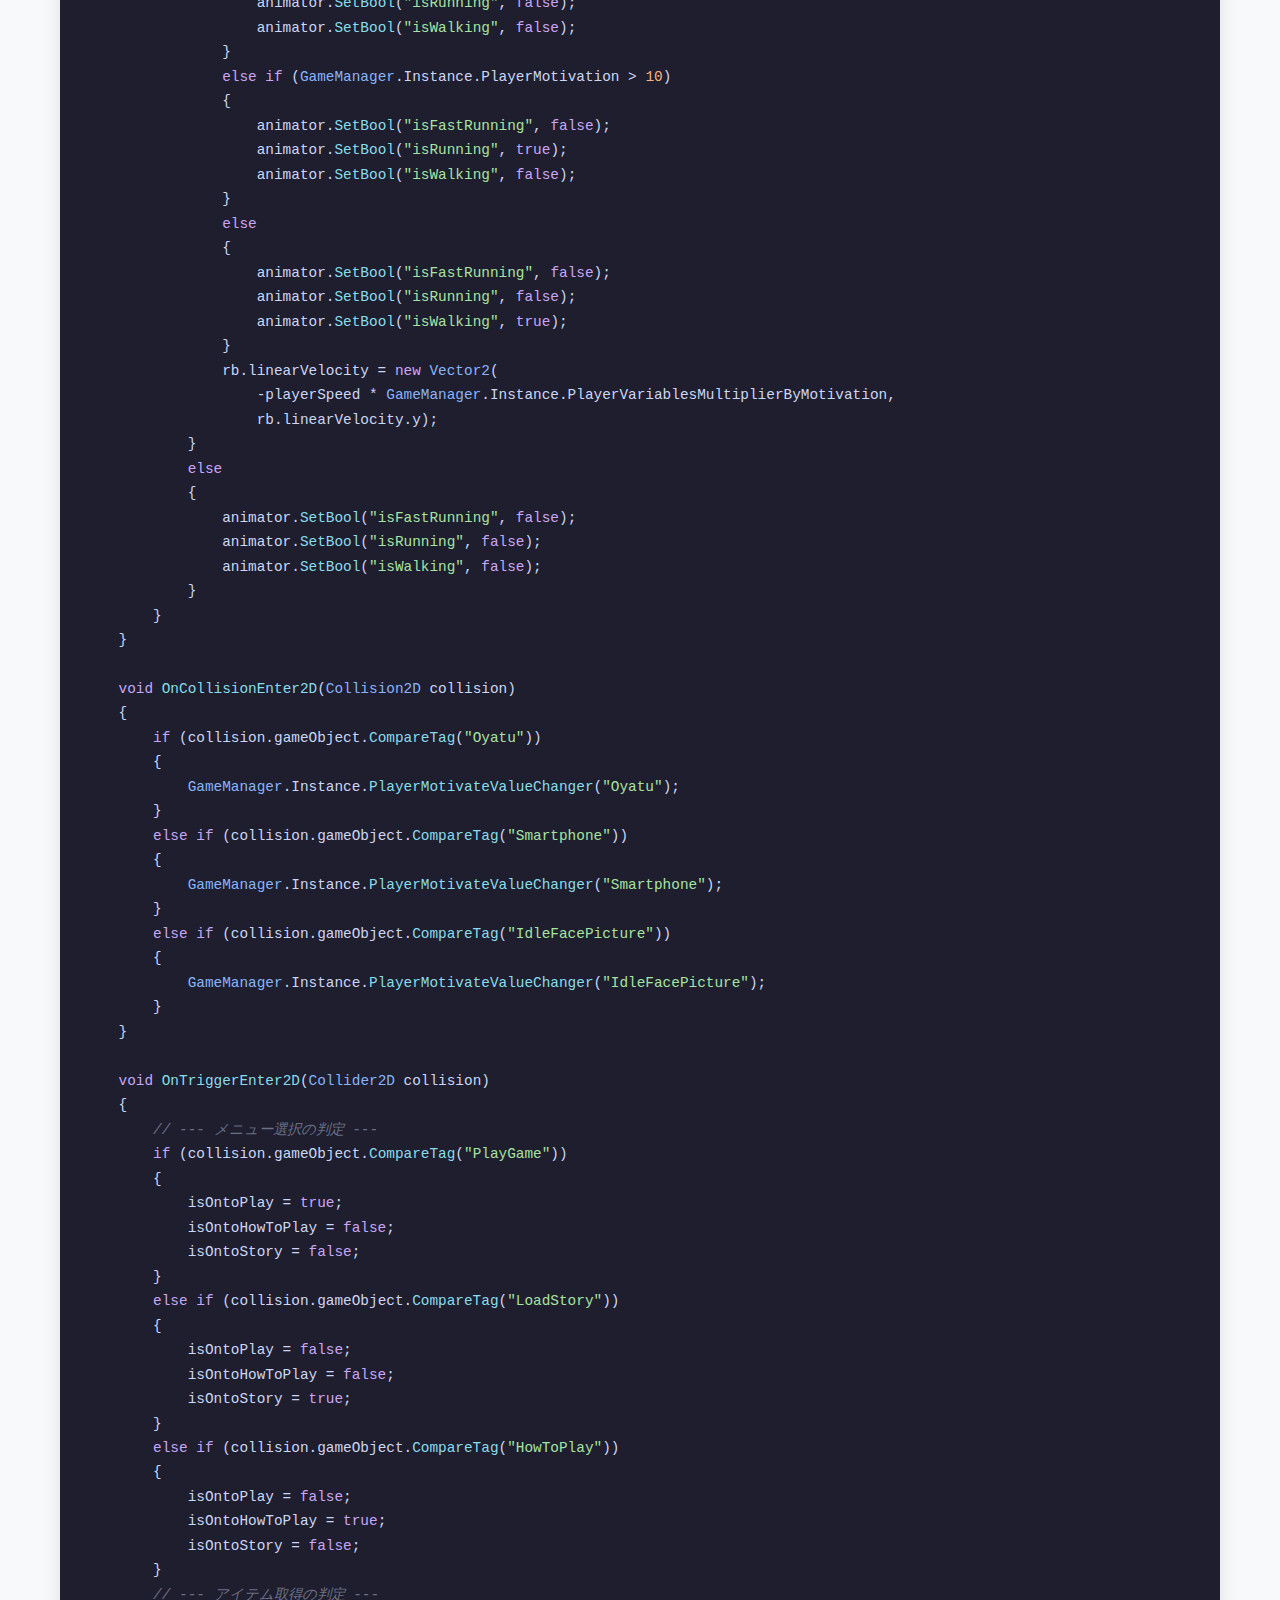
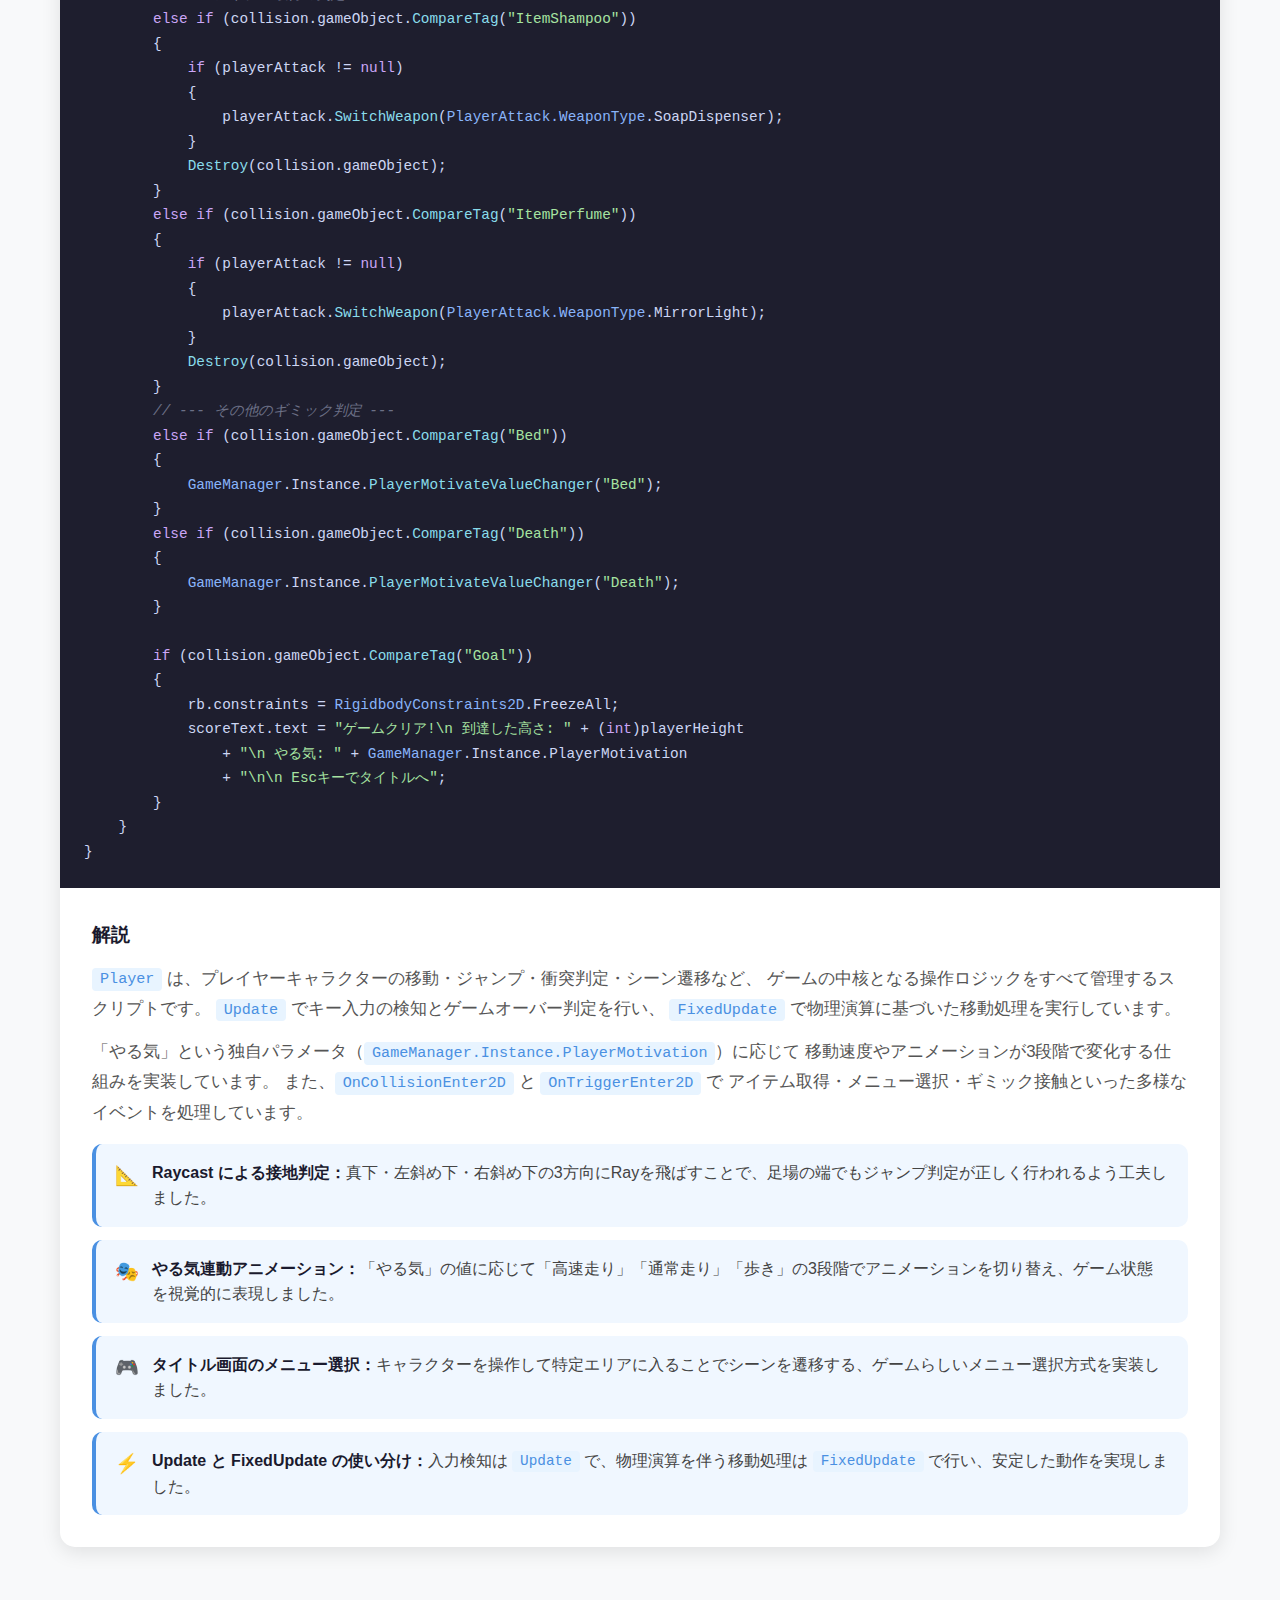
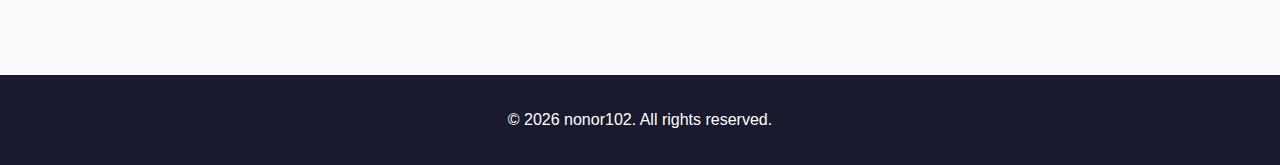
<file: pages/ActionGame.html>
<!DOCTYPE html>
<html lang="ja">
<head>
    <meta charset="UTF-8">
    <meta name="viewport" content="width=device-width, initial-scale=1.0">
    <title>縦スクロール型2Dアクションゲーム - nonor102 Portfolio</title>
    <link rel="stylesheet" href="../css/detail.css">
</head>
<body>
    <nav class="detail-nav">
        <div class="container">
            <a href="../index.html" class="logo">nonor102</a>
            <a href="../index.html#works" class="back-link">← Works に戻る</a>
        </div>
    </nav>

    <section class="detail-hero">
        <div class="container">
            <h1>縦スクロール型2Dアクションゲーム</h1>
            <p class="subtitle">Unityで開発した縦スクロール型の2Dアクションゲーム</p>
            <div class="tags">
                <span class="tag">Unity</span>
                <span class="tag">C#</span>
                <span class="tag">2D</span>
                <span class="tag">縦スクロール</span>
                <span class="tag">アクション</span>
                <span class="tag">チーム開発</span>
            </div>
        </div>
    </section>

    <section class="detail-content">
        <div class="container">
            <div class="detail-grid">
                <!-- 左: スクリーンショットギャラリー -->
                <div class="detail-gallery">
                    <div class="gallery-main">
                        <img id="mainImage" src="../img/actiongame/img.png" alt="画像非公開">
                    </div>
                    <div class="gallery-thumbs">
                        <img src="../img/actiongame/img.png" alt="画像非公開" class="active" onclick="changeImage(this)">
                    </div>
                </div>

                <!-- 右: プロジェクト情報 -->
                <div class="detail-info">
                    <div class="info-section">
                        <h2>プロジェクト概要</h2>
                        <div class="project-meta">
                            <span class="meta-label">ジャンル</span>
                            <span class="meta-value">縦スクロール型2Dアクション</span>
                            <span class="meta-label">開発環境</span>
                            <span class="meta-value">Unity / C#</span>
                            <span class="meta-label">プラットフォーム</span>
                            <span class="meta-value">PC (Mac)</span>
                            <span class="meta-label">開発人数</span>
                            <span class="meta-value">4人 (チーム開発) </span>
                            <span class="meta-label">公開状況</span>
                            <span class="meta-value">ソースコードの一部のみ公開</span>
                        </div>
                    </div>

                    <div class="info-section">
                        <h2>主な特徴</h2>
                        <ul class="features-list">
                            <li>縦スクロール型のステージを進んでいく2Dアクションゲーム</li>
                            <li>プレイヤーキャラクターを操作してステージを上へと進む</li>
                            <li>UnityとC#を用い技能に差があるチームで共同開発</li>
                            <li>5日間で設計から完成させたチーム開発プロジェクト</li>
                        </ul>
                    </div>

                    <div class="detail-actions">
                        <span class="detail-btn-secondary" style="opacity: 0.5; cursor: default;">非公開</span>
                    </div>
                </div>
            </div>

            <!-- 詳細説明 -->
            <div class="detail-full-section">
                <h2>作品について</h2>
                <p>
                    本作品は、UnityとC#を用いて開発した縦スクロール型の2Dアクションゲームです。
                    プレイヤーはキャラクターを操作し、ステージを上方向へと進んでいきます。
                </p>
                <p>
                    SNS上で一時話題となった「風呂キャンセル界隈」をテーマとし、目的 (ゴール) は風呂に入ること、
                    ゲームオーバーは風呂に入らず就寝する、または風呂に入るやる気をなくすこととしました。
                </p>
                <p>
                    インターンシップの実習として、技術や知識に差のある3人のチームメンバーと共に協力し、1日は設計、4日で作製をし、完成させることができました。
                    私ともう一人のメンバーで主にバックエンド処理 (スクリプト系) を担当し、もう二人のメンバーでUI/UXの設計やステージのデザインを担当しました。
                </p>

                <h2>自分の担当した部分</h2>
                <p>
                    私は主にゲームのバックエンド処理を担当し、その中でも基本的なキャラクターの動きやスコア (本作においては上った高さ) を管理するスクリプトを作製しました。
                    キャラクターの壁や床との衝突判定、移動速度やアイテムなどによるキャラクターの動きの変化などを実装し、ゲームの基本的なプレイ感を作り上げることに注力しました。
                    ゲームクリア、ゲームオーバー時の処理も担当し、ゲームの根幹を支える部分を作製しました。
                </p>
                <p>
                    また、タイトルシーンも担当し、マウス操作ではなくキャラクターを操作しながらストーリーシーン、ゲームシーン、遊び方の説明シーンへ遷移できるようにしました。
                </p>
            </div>

            <!-- ソースコード紹介 -->
            <div class="code-showcase">
                <h2>ソースコード紹介</h2>

                <!-- コードブロック 1: Player.cs -->
                <div class="code-block-wrapper">
                    <div class="code-block-header" onclick="toggleCodeBlock(event)">
                        <div class="code-block-toggle">
                            <span class="code-toggle-icon">▼</span>
                            <span class="filename">Player.cs</span>
                        </div>
                        <span class="language-badge">C#</span>
                    </div>
                    <div class="code-block-body">
<pre><code><span class="code-keyword">using</span> System.Text.RegularExpressions;
<span class="code-keyword">using</span> TMPro;
<span class="code-keyword">using</span> Unity.VisualScripting;
<span class="code-keyword">using</span> UnityEngine;
<span class="code-keyword">using</span> UnityEngine.Pool;
<span class="code-keyword">using</span> UnityEngine.SceneManagement;
<span class="code-keyword">using</span> Cysharp.Threading.Tasks;

<span class="code-keyword">public class</span> <span class="code-type">Player</span> : <span class="code-type">MonoBehaviour</span>
{
    [<span class="code-attribute">SerializeField</span>] <span class="code-keyword">private</span> <span class="code-type">AudioSource</span> RootSE;

    [<span class="code-attribute">SerializeField</span>] <span class="code-keyword">private</span> <span class="code-type">AudioClip</span> jump;
    [<span class="code-attribute">SerializeField</span>] <span class="code-keyword">private</span> <span class="code-type">AudioClip</span> run;
    [<span class="code-attribute">SerializeField</span>] <span class="code-keyword">private</span> <span class="code-type">Rigidbody2D</span> rb;
    [<span class="code-attribute">SerializeField</span>] <span class="code-keyword">private float</span> playerSpeed;
    [<span class="code-attribute">SerializeField</span>] <span class="code-keyword">private float</span> playerJumpPower;
    [<span class="code-attribute">SerializeField</span>] <span class="code-keyword">private</span> <span class="code-type">Animator</span> animator;
    <span class="code-keyword">private int</span> count;
    [<span class="code-attribute">SerializeField</span>] <span class="code-keyword">private</span> <span class="code-type">TextMeshProUGUI</span> scoreText;
    <span class="code-keyword">private bool</span> isJumpTriggered = <span class="code-keyword">false</span>;
    <span class="code-keyword">bool</span> hasPlayedRunSE = <span class="code-keyword">false</span>;
    <span class="code-keyword">private bool</span> isGrounded;
    <span class="code-keyword">public bool</span> isOntoHowToPlay{ <span class="code-keyword">get</span>; <span class="code-keyword">private set</span>; }
    <span class="code-keyword">public bool</span> isOntoStory{ <span class="code-keyword">get</span>; <span class="code-keyword">private set</span>; }
    <span class="code-keyword">public bool</span> isOntoPlay{ <span class="code-keyword">get</span>; <span class="code-keyword">private set</span>; }
    <span class="code-keyword">private float</span> playerHeight = <span class="code-number">0f</span>;

    <span class="code-keyword">private</span> <span class="code-type">PlayerAttack</span> playerAttack;

    <span class="code-keyword">void</span> <span class="code-method">Start</span>()
    {
        rb.constraints = <span class="code-type">RigidbodyConstraints2D</span>.FreezeRotation;
        playerAttack = <span class="code-method">GetComponent</span>&lt;<span class="code-type">PlayerAttack</span>&gt;();
    }

    <span class="code-keyword">void</span> <span class="code-method">Update</span>()
    {
        <span class="code-keyword">if</span> (<span class="code-type">Input</span>.<span class="code-method">GetKeyDown</span>(<span class="code-type">KeyCode</span>.Space) &amp;&amp; isGrounded)
        {
            isJumpTriggered = <span class="code-keyword">true</span>;
            RootSE.<span class="code-method">PlayOneShot</span>(jump); <span class="code-comment">// 飛ぶSE</span>
        }

        <span class="code-keyword">if</span> (<span class="code-type">Input</span>.<span class="code-method">GetKeyDown</span>(<span class="code-type">KeyCode</span>.Escape))
        {
            <span class="code-type">GameManager</span>.Instance.<span class="code-method">PlayerMotivationSetter</span>();
            <span class="code-method">Destroy</span>(<span class="code-method">GetComponent</span>&lt;<span class="code-type">PlayerHP</span>&gt;());
            <span class="code-type">SceneManager</span>.<span class="code-method">LoadScene</span>(<span class="code-string">"UI"</span>);
        }

        <span class="code-keyword">if</span> (<span class="code-type">Input</span>.<span class="code-method">GetKeyDown</span>(<span class="code-type">KeyCode</span>.Return) &amp;&amp; isOntoHowToPlay)
        {
            <span class="code-type">SceneManager</span>.<span class="code-method">LoadScene</span>(<span class="code-string">"explanation"</span>);
        }
        <span class="code-keyword">else if</span> (<span class="code-type">Input</span>.<span class="code-method">GetKeyDown</span>(<span class="code-type">KeyCode</span>.Return) &amp;&amp; isOntoPlay)
        {
            <span class="code-type">SceneManager</span>.<span class="code-method">LoadScene</span>(<span class="code-string">"MainGame"</span>);
        }
        <span class="code-keyword">else if</span> (<span class="code-type">Input</span>.<span class="code-method">GetKeyDown</span>(<span class="code-type">KeyCode</span>.Return) &amp;&amp; isOntoStory)
        {
            <span class="code-type">SceneManager</span>.<span class="code-method">LoadScene</span>(<span class="code-string">"Story Scene"</span>);
        }

        playerHeight = transform.position.y + <span class="code-number">6.5f</span>; <span class="code-comment">// 最初の地点からの高さ</span>

        <span class="code-keyword">if</span> (<span class="code-type">GameManager</span>.Instance.PlayerMotivation &lt;= <span class="code-number">0</span>)
        {
            scoreText.text = <span class="code-string">"ゲームオーバー! \n やる気が0になってしまった! \n"</span>
                + <span class="code-string">"到達した高さ: "</span> + (<span class="code-keyword">int</span>)playerHeight
                + <span class="code-string">"\n\n Escキーでタイトルへ"</span>;
        }
    }

    <span class="code-keyword">void</span> <span class="code-method">FixedUpdate</span>()
    {
        <span class="code-keyword">if</span> (<span class="code-type">GameManager</span>.Instance.PlayerMotivation &lt;= <span class="code-number">0</span>)
        {
            animator.<span class="code-method">SetBool</span>(<span class="code-string">"isGround"</span>, <span class="code-keyword">true</span>);
            animator.<span class="code-method">SetBool</span>(<span class="code-string">"isFastRunning"</span>, <span class="code-keyword">false</span>);
            animator.<span class="code-method">SetBool</span>(<span class="code-string">"isRunning"</span>, <span class="code-keyword">false</span>);
            animator.<span class="code-method">SetBool</span>(<span class="code-string">"isWalking"</span>, <span class="code-keyword">false</span>);

            rb.constraints = <span class="code-type">RigidbodyConstraints2D</span>.None;
            rb.constraints = <span class="code-type">RigidbodyConstraints2D</span>.FreezePositionX;
            rb.constraints = <span class="code-type">RigidbodyConstraints2D</span>.FreezePositionY;

            <span class="code-keyword">while</span> (transform.eulerAngles.z &gt;= <span class="code-number">0</span> &amp;&amp; transform.eulerAngles.z &lt; <span class="code-number">90</span>)
            {
                transform.<span class="code-method">Rotate</span>(<span class="code-number">0f</span>, <span class="code-number">0f</span>, <span class="code-number">90f</span>);
            }
        }

        <span class="code-keyword">int</span> layerMask = <span class="code-number">1</span> &lt;&lt; <span class="code-number">7</span>;

        <span class="code-comment">// Raycastによる接地判定（3方向）</span>
        <span class="code-type">Ray2D</span> rayNormal = <span class="code-keyword">new</span> <span class="code-type">Ray2D</span>(transform.position, <span class="code-type">Vector2</span>.down);
        <span class="code-type">Ray2D</span> rayNaname = <span class="code-keyword">new</span> <span class="code-type">Ray2D</span>(transform.position, <span class="code-keyword">new</span> <span class="code-type">Vector2</span>(<span class="code-number">-1</span>, <span class="code-number">-1</span>));
        <span class="code-type">Ray2D</span> rayNaname2 = <span class="code-keyword">new</span> <span class="code-type">Ray2D</span>(transform.position, <span class="code-keyword">new</span> <span class="code-type">Vector2</span>(<span class="code-number">1</span>, <span class="code-number">-1</span>));
        <span class="code-method">Debug.DrawRay</span>(rayNormal.origin, rayNormal.direction * <span class="code-number">0.3f</span>, <span class="code-type">Color</span>.red, <span class="code-number">0.05f</span>);
        <span class="code-method">Debug.DrawRay</span>(rayNaname.origin, rayNaname.direction * <span class="code-number">0.5f</span>, <span class="code-type">Color</span>.red, <span class="code-number">0.05f</span>);
        <span class="code-method">Debug.DrawRay</span>(rayNaname2.origin, rayNaname2.direction * <span class="code-number">0.5f</span>, <span class="code-type">Color</span>.red, <span class="code-number">0.05f</span>);
        <span class="code-type">RaycastHit2D</span> hitNormal = <span class="code-type">Physics2D</span>.<span class="code-method">Raycast</span>(rayNormal.origin, rayNormal.direction, <span class="code-number">0.3f</span>, layerMask);
        <span class="code-type">RaycastHit2D</span> hitNaname = <span class="code-type">Physics2D</span>.<span class="code-method">Raycast</span>(rayNaname.origin, rayNaname.direction, <span class="code-number">0.5f</span>, layerMask);
        <span class="code-type">RaycastHit2D</span> hitNaname2 = <span class="code-type">Physics2D</span>.<span class="code-method">Raycast</span>(rayNaname2.origin, rayNaname2.direction, <span class="code-number">0.5f</span>, layerMask);
        isGrounded = hitNormal.collider != <span class="code-keyword">null</span> || hitNaname.collider != <span class="code-keyword">null</span> || hitNaname2.collider != <span class="code-keyword">null</span>;

        <span class="code-keyword">if</span> (isGrounded)
        {
            animator.<span class="code-method">SetBool</span>(<span class="code-string">"isGround"</span>, <span class="code-keyword">true</span>);

            <span class="code-keyword">if</span> (isJumpTriggered)
            {
                animator.<span class="code-method">SetBool</span>(<span class="code-string">"isGround"</span>, <span class="code-keyword">false</span>);
                animator.<span class="code-method">SetBool</span>(<span class="code-string">"isFastRunning"</span>, <span class="code-keyword">false</span>);
                animator.<span class="code-method">SetBool</span>(<span class="code-string">"isRunning"</span>, <span class="code-keyword">false</span>);
                animator.<span class="code-method">SetBool</span>(<span class="code-string">"isWalking"</span>, <span class="code-keyword">false</span>);
                rb.linearVelocity = <span class="code-keyword">new</span> <span class="code-type">Vector2</span>(rb.linearVelocity.x,
                    playerJumpPower * <span class="code-type">GameManager</span>.Instance.PlayerVariablesMultiplierByMotivation);
                isJumpTriggered = <span class="code-keyword">false</span>;
            }
        }

        <span class="code-keyword">if</span> (<span class="code-type">GameManager</span>.Instance.PlayerMotivation &gt; <span class="code-number">0</span>)
        {
            <span class="code-keyword">if</span> (<span class="code-type">Input</span>.<span class="code-method">GetKey</span>(<span class="code-type">KeyCode</span>.RightArrow))
            {
                count++;
                <span class="code-keyword">if</span> (count &gt;= <span class="code-number">10</span> &amp;&amp; isGrounded)
                {
                    RootSE.<span class="code-method">Play</span>(); <span class="code-comment">// 走るSE</span>
                    count = <span class="code-number">0</span>;
                }

                transform.localScale = <span class="code-keyword">new</span> <span class="code-type">Vector3</span>(
                    -<span class="code-type">Mathf</span>.<span class="code-method">Abs</span>(transform.localScale.x),
                    transform.localScale.y, transform.localScale.z);

                <span class="code-comment">// やる気の値に応じてアニメーションを切り替え</span>
                <span class="code-keyword">if</span> (<span class="code-type">GameManager</span>.Instance.PlayerMotivation &gt; <span class="code-number">50</span>)
                {
                    animator.<span class="code-method">SetBool</span>(<span class="code-string">"isFastRunning"</span>, <span class="code-keyword">true</span>);
                    animator.<span class="code-method">SetBool</span>(<span class="code-string">"isRunning"</span>, <span class="code-keyword">false</span>);
                    animator.<span class="code-method">SetBool</span>(<span class="code-string">"isWalking"</span>, <span class="code-keyword">false</span>);
                }
                <span class="code-keyword">else if</span> (<span class="code-type">GameManager</span>.Instance.PlayerMotivation &gt; <span class="code-number">10</span>)
                {
                    animator.<span class="code-method">SetBool</span>(<span class="code-string">"isFastRunning"</span>, <span class="code-keyword">false</span>);
                    animator.<span class="code-method">SetBool</span>(<span class="code-string">"isRunning"</span>, <span class="code-keyword">true</span>);
                    animator.<span class="code-method">SetBool</span>(<span class="code-string">"isWalking"</span>, <span class="code-keyword">false</span>);
                }
                <span class="code-keyword">else</span>
                {
                    animator.<span class="code-method">SetBool</span>(<span class="code-string">"isFastRunning"</span>, <span class="code-keyword">false</span>);
                    animator.<span class="code-method">SetBool</span>(<span class="code-string">"isRunning"</span>, <span class="code-keyword">false</span>);
                    animator.<span class="code-method">SetBool</span>(<span class="code-string">"isWalking"</span>, <span class="code-keyword">true</span>);
                }
                rb.linearVelocity = <span class="code-keyword">new</span> <span class="code-type">Vector2</span>(
                    playerSpeed * <span class="code-type">GameManager</span>.Instance.PlayerVariablesMultiplierByMotivation,
                    rb.linearVelocity.y);
            }
            <span class="code-keyword">else if</span> (<span class="code-type">Input</span>.<span class="code-method">GetKey</span>(<span class="code-type">KeyCode</span>.LeftArrow))
            {
                count++;
                <span class="code-keyword">if</span> (count &gt;= <span class="code-number">15</span> &amp;&amp; isGrounded)
                {
                    RootSE.<span class="code-method">Play</span>(); <span class="code-comment">// 走るSE</span>
                    count = <span class="code-number">0</span>;
                }

                transform.localScale = <span class="code-keyword">new</span> <span class="code-type">Vector3</span>(
                    <span class="code-type">Mathf</span>.<span class="code-method">Abs</span>(transform.localScale.x),
                    transform.localScale.y, transform.localScale.z);

                <span class="code-comment">// やる気の値に応じてアニメーションを切り替え</span>
                <span class="code-keyword">if</span> (<span class="code-type">GameManager</span>.Instance.PlayerMotivation &gt; <span class="code-number">50</span>)
                {
                    animator.<span class="code-method">SetBool</span>(<span class="code-string">"isFastRunning"</span>, <span class="code-keyword">true</span>);
                    animator.<span class="code-method">SetBool</span>(<span class="code-string">"isRunning"</span>, <span class="code-keyword">false</span>);
                    animator.<span class="code-method">SetBool</span>(<span class="code-string">"isWalking"</span>, <span class="code-keyword">false</span>);
                }
                <span class="code-keyword">else if</span> (<span class="code-type">GameManager</span>.Instance.PlayerMotivation &gt; <span class="code-number">10</span>)
                {
                    animator.<span class="code-method">SetBool</span>(<span class="code-string">"isFastRunning"</span>, <span class="code-keyword">false</span>);
                    animator.<span class="code-method">SetBool</span>(<span class="code-string">"isRunning"</span>, <span class="code-keyword">true</span>);
                    animator.<span class="code-method">SetBool</span>(<span class="code-string">"isWalking"</span>, <span class="code-keyword">false</span>);
                }
                <span class="code-keyword">else</span>
                {
                    animator.<span class="code-method">SetBool</span>(<span class="code-string">"isFastRunning"</span>, <span class="code-keyword">false</span>);
                    animator.<span class="code-method">SetBool</span>(<span class="code-string">"isRunning"</span>, <span class="code-keyword">false</span>);
                    animator.<span class="code-method">SetBool</span>(<span class="code-string">"isWalking"</span>, <span class="code-keyword">true</span>);
                }
                rb.linearVelocity = <span class="code-keyword">new</span> <span class="code-type">Vector2</span>(
                    -playerSpeed * <span class="code-type">GameManager</span>.Instance.PlayerVariablesMultiplierByMotivation,
                    rb.linearVelocity.y);
            }
            <span class="code-keyword">else</span>
            {
                animator.<span class="code-method">SetBool</span>(<span class="code-string">"isFastRunning"</span>, <span class="code-keyword">false</span>);
                animator.<span class="code-method">SetBool</span>(<span class="code-string">"isRunning"</span>, <span class="code-keyword">false</span>);
                animator.<span class="code-method">SetBool</span>(<span class="code-string">"isWalking"</span>, <span class="code-keyword">false</span>);
            }
        }
    }

    <span class="code-keyword">void</span> <span class="code-method">OnCollisionEnter2D</span>(<span class="code-type">Collision2D</span> collision)
    {
        <span class="code-keyword">if</span> (collision.gameObject.<span class="code-method">CompareTag</span>(<span class="code-string">"Oyatu"</span>))
        {
            <span class="code-type">GameManager</span>.Instance.<span class="code-method">PlayerMotivateValueChanger</span>(<span class="code-string">"Oyatu"</span>);
        }
        <span class="code-keyword">else if</span> (collision.gameObject.<span class="code-method">CompareTag</span>(<span class="code-string">"Smartphone"</span>))
        {
            <span class="code-type">GameManager</span>.Instance.<span class="code-method">PlayerMotivateValueChanger</span>(<span class="code-string">"Smartphone"</span>);
        }
        <span class="code-keyword">else if</span> (collision.gameObject.<span class="code-method">CompareTag</span>(<span class="code-string">"IdleFacePicture"</span>))
        {
            <span class="code-type">GameManager</span>.Instance.<span class="code-method">PlayerMotivateValueChanger</span>(<span class="code-string">"IdleFacePicture"</span>);
        }
    }

    <span class="code-keyword">void</span> <span class="code-method">OnTriggerEnter2D</span>(<span class="code-type">Collider2D</span> collision)
    {
        <span class="code-comment">// --- メニュー選択の判定 ---</span>
        <span class="code-keyword">if</span> (collision.gameObject.<span class="code-method">CompareTag</span>(<span class="code-string">"PlayGame"</span>))
        {
            isOntoPlay = <span class="code-keyword">true</span>;
            isOntoHowToPlay = <span class="code-keyword">false</span>;
            isOntoStory = <span class="code-keyword">false</span>;
        }
        <span class="code-keyword">else if</span> (collision.gameObject.<span class="code-method">CompareTag</span>(<span class="code-string">"LoadStory"</span>))
        {
            isOntoPlay = <span class="code-keyword">false</span>;
            isOntoHowToPlay = <span class="code-keyword">false</span>;
            isOntoStory = <span class="code-keyword">true</span>;
        }
        <span class="code-keyword">else if</span> (collision.gameObject.<span class="code-method">CompareTag</span>(<span class="code-string">"HowToPlay"</span>))
        {
            isOntoPlay = <span class="code-keyword">false</span>;
            isOntoHowToPlay = <span class="code-keyword">true</span>;
            isOntoStory = <span class="code-keyword">false</span>;
        }
        <span class="code-comment">// --- アイテム取得の判定 ---</span>
        <span class="code-keyword">else if</span> (collision.gameObject.<span class="code-method">CompareTag</span>(<span class="code-string">"ItemShampoo"</span>))
        {
            <span class="code-keyword">if</span> (playerAttack != <span class="code-keyword">null</span>)
            {
                playerAttack.<span class="code-method">SwitchWeapon</span>(<span class="code-type">PlayerAttack.WeaponType</span>.SoapDispenser);
            }
            <span class="code-method">Destroy</span>(collision.gameObject);
        }
        <span class="code-keyword">else if</span> (collision.gameObject.<span class="code-method">CompareTag</span>(<span class="code-string">"ItemPerfume"</span>))
        {
            <span class="code-keyword">if</span> (playerAttack != <span class="code-keyword">null</span>)
            {
                playerAttack.<span class="code-method">SwitchWeapon</span>(<span class="code-type">PlayerAttack.WeaponType</span>.MirrorLight);
            }
            <span class="code-method">Destroy</span>(collision.gameObject);
        }
        <span class="code-comment">// --- その他のギミック判定 ---</span>
        <span class="code-keyword">else if</span> (collision.gameObject.<span class="code-method">CompareTag</span>(<span class="code-string">"Bed"</span>))
        {
            <span class="code-type">GameManager</span>.Instance.<span class="code-method">PlayerMotivateValueChanger</span>(<span class="code-string">"Bed"</span>);
        }
        <span class="code-keyword">else if</span> (collision.gameObject.<span class="code-method">CompareTag</span>(<span class="code-string">"Death"</span>))
        {
            <span class="code-type">GameManager</span>.Instance.<span class="code-method">PlayerMotivateValueChanger</span>(<span class="code-string">"Death"</span>);
        }

        <span class="code-keyword">if</span> (collision.gameObject.<span class="code-method">CompareTag</span>(<span class="code-string">"Goal"</span>))
        {
            rb.constraints = <span class="code-type">RigidbodyConstraints2D</span>.FreezeAll;
            scoreText.text = <span class="code-string">"ゲームクリア!\n 到達した高さ: "</span> + (<span class="code-keyword">int</span>)playerHeight
                + <span class="code-string">"\n やる気: "</span> + <span class="code-type">GameManager</span>.Instance.PlayerMotivation
                + <span class="code-string">"\n\n Escキーでタイトルへ"</span>;
        }
    }
}</code></pre>
                    </div>
                    <div class="code-explanation">
                        <h3>解説</h3>
                        <p>
                            <span class="code-inline">Player</span> は、プレイヤーキャラクターの移動・ジャンプ・衝突判定・シーン遷移など、
                            ゲームの中核となる操作ロジックをすべて管理するスクリプトです。
                            <span class="code-inline">Update</span> でキー入力の検知とゲームオーバー判定を行い、
                            <span class="code-inline">FixedUpdate</span> で物理演算に基づいた移動処理を実行しています。
                        </p>
                        <p>
                            「やる気」という独自パラメータ（<span class="code-inline">GameManager.Instance.PlayerMotivation</span>）に応じて
                            移動速度やアニメーションが3段階で変化する仕組みを実装しています。
                            また、<span class="code-inline">OnCollisionEnter2D</span> と <span class="code-inline">OnTriggerEnter2D</span> で
                            アイテム取得・メニュー選択・ギミック接触といった多様なイベントを処理しています。
                        </p>
                        <div class="code-highlights">
                            <div class="code-highlight-item">
                                <span class="highlight-icon">📐</span>
                                <span class="highlight-text"><strong>Raycast による接地判定：</strong>真下・左斜め下・右斜め下の3方向にRayを飛ばすことで、足場の端でもジャンプ判定が正しく行われるよう工夫しました。</span>
                            </div>
                            <div class="code-highlight-item">
                                <span class="highlight-icon">🎭</span>
                                <span class="highlight-text"><strong>やる気連動アニメーション：</strong>「やる気」の値に応じて「高速走り」「通常走り」「歩き」の3段階でアニメーションを切り替え、ゲーム状態を視覚的に表現しました。</span>
                            </div>
                            <div class="code-highlight-item">
                                <span class="highlight-icon">🎮</span>
                                <span class="highlight-text"><strong>タイトル画面のメニュー選択：</strong>キャラクターを操作して特定エリアに入ることでシーンを遷移する、ゲームらしいメニュー選択方式を実装しました。</span>
                            </div>
                            <div class="code-highlight-item">
                                <span class="highlight-icon">⚡</span>
                                <span class="highlight-text"><strong>Update と FixedUpdate の使い分け：</strong>入力検知は <span class="code-inline">Update</span> で、物理演算を伴う移動処理は <span class="code-inline">FixedUpdate</span> で行い、安定した動作を実現しました。</span>
                            </div>
                        </div>
                    </div>
                </div>
            </div>
        </div>
    </section>

    <footer class="detail-footer">
        <div class="container">
            <p>&copy; 2026 nonor102. All rights reserved.</p>
        </div>
    </footer>

    <script>
        function changeImage(thumb) {
            document.getElementById('mainImage').src = thumb.src;
            document.querySelectorAll('.gallery-thumbs img').forEach(img => img.classList.remove('active'));
            thumb.classList.add('active');
        }

        function toggleCodeBlock(event) {
            const header = event.currentTarget;
            const wrapper = header.closest('.code-block-wrapper');
            wrapper.classList.toggle('collapsed');
        }
    </script>
</body>
</html>
</file>
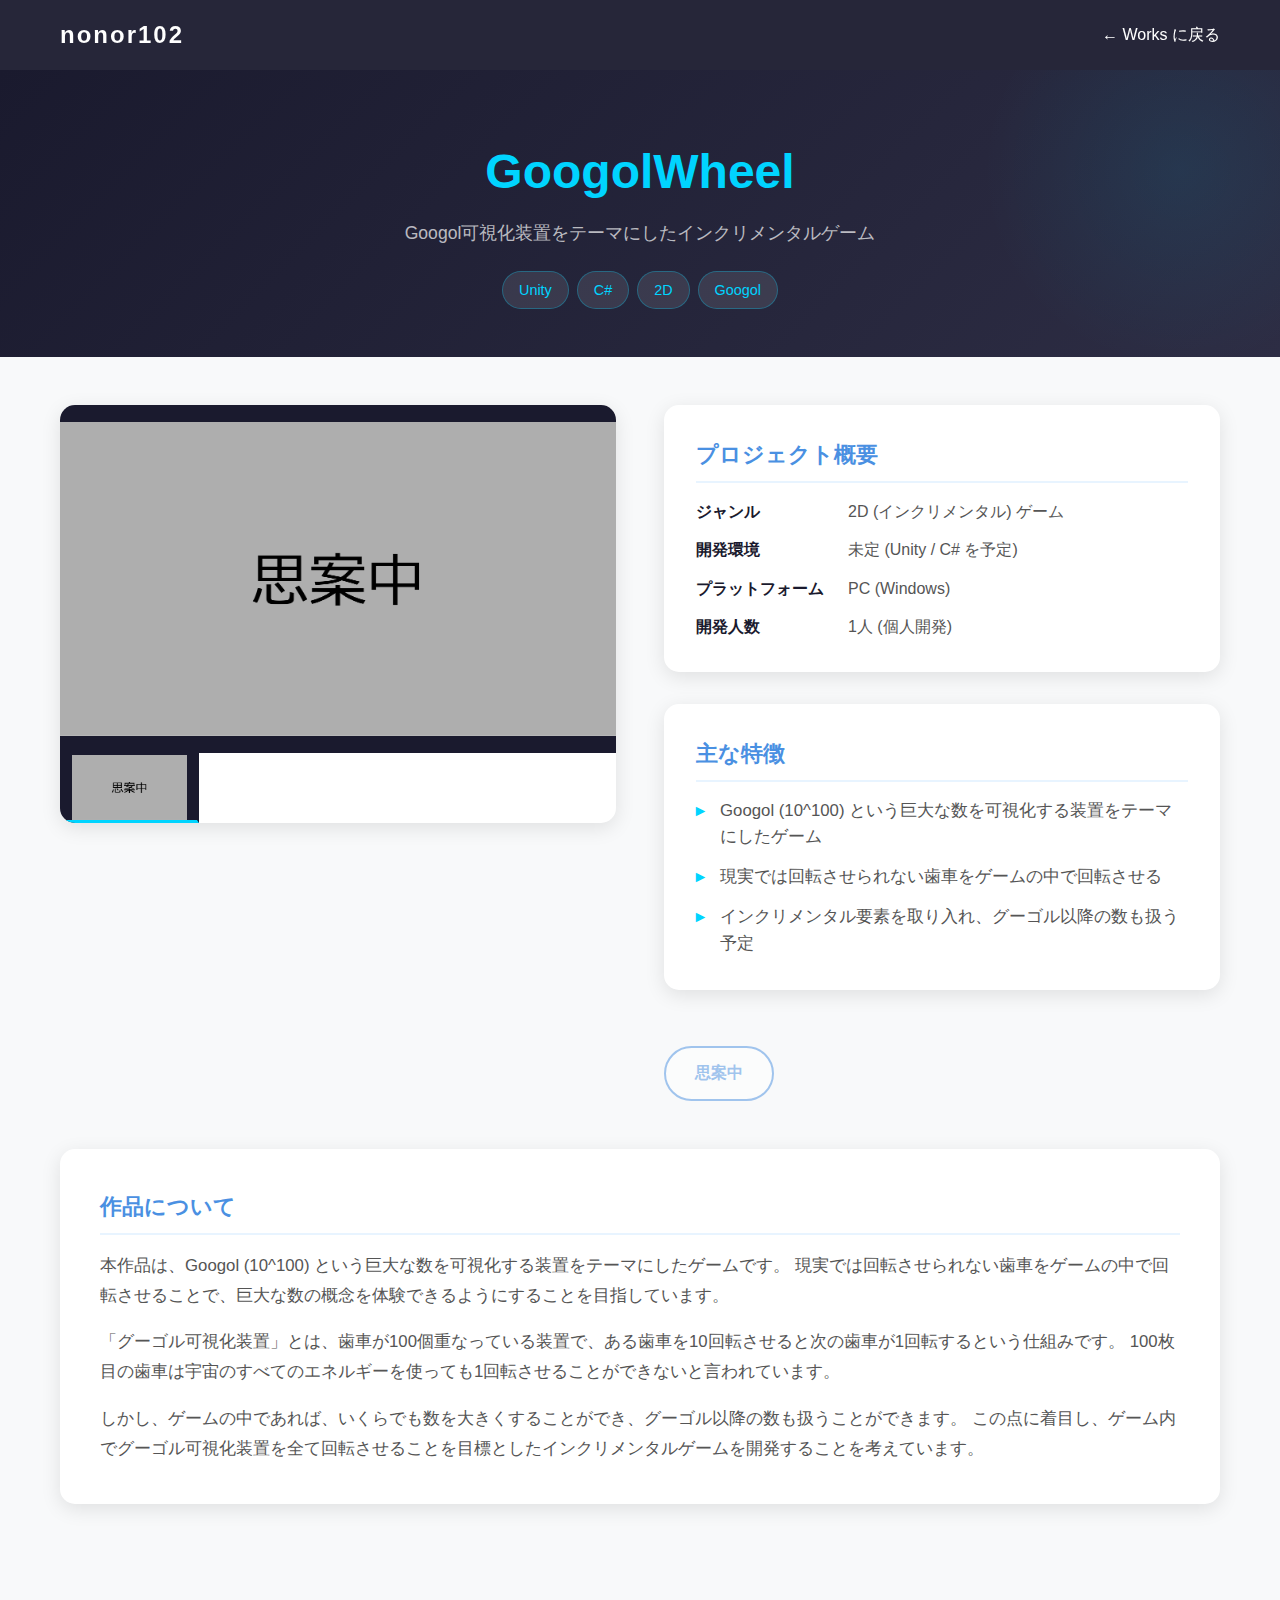
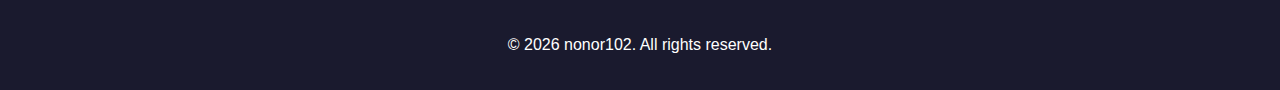
<file: pages/GoogolWheel.html>
<!DOCTYPE html>
<html lang="ja">
<head>
    <meta charset="UTF-8">
    <meta name="viewport" content="width=device-width, initial-scale=1.0">
    <title>GoogolWheel - nonor102 Portfolio</title>
    <link rel="stylesheet" href="../css/detail.css">
</head>
<body>
    <nav class="detail-nav">
        <div class="container">
            <a href="../index.html" class="logo">nonor102</a>
            <a href="../index.html#works" class="back-link">← Works に戻る</a>
        </div>
    </nav>

    <section class="detail-hero">
        <div class="container">
            <h1>GoogolWheel</h1>
            <p class="subtitle">Googol可視化装置をテーマにしたインクリメンタルゲーム</p>
            <div class="tags">
                <span class="tag">Unity</span>
                <span class="tag">C#</span>
                <span class="tag">2D</span>
                <span class="tag">Googol</span>
            </div>
        </div>
    </section>

    <section class="detail-content">
        <div class="container">
            <div class="detail-grid">
                <!-- 左: スクリーンショットギャラリー -->
                <div class="detail-gallery">
                    <div class="gallery-main">
                        <img id="mainImage" src="../img/GW/image.png" alt="思案中">
                    </div>
                    <div class="gallery-thumbs">
                        <img src="../img/GW/image.png" alt="思案中" class="active" onclick="changeImage(this)">
                    </div>
                </div>

                <!-- 右: プロジェクト情報 -->
                <div class="detail-info">
                    <div class="info-section">
                        <h2>プロジェクト概要</h2>
                        <div class="project-meta">
                            <span class="meta-label">ジャンル</span>
                            <span class="meta-value">2D (インクリメンタル) ゲーム</span>
                            <span class="meta-label">開発環境</span>
                            <span class="meta-value">未定 (Unity / C# を予定) </span>
                            <span class="meta-label">プラットフォーム</span>
                            <span class="meta-value">PC (Windows)</span>
                            <span class="meta-label">開発人数</span>
                            <span class="meta-value">1人 (個人開発) </span>
                        </div>
                    </div>

                    <div class="info-section">
                        <h2>主な特徴</h2>
                        <ul class="features-list">
                            <li>Googol (10^100) という巨大な数を可視化する装置をテーマにしたゲーム</li>
                            <li>現実では回転させられない歯車をゲームの中で回転させる</li>
                            <li>インクリメンタル要素を取り入れ、グーゴル以降の数も扱う予定</li>
                        </ul>
                    </div>

                    <div class="detail-actions">
                        <span class="detail-btn-secondary" style="opacity: 0.5; cursor: default;">思案中</span>
                        <!-- <a href="#" class="detail-btn-primary">GitHub で見る</a> -->
                        <!-- <a href="#" class="detail-btn-secondary">デモを試す</a> -->
                    </div>
                </div>
            </div>

            <!-- 詳細説明 -->
            <div class="detail-full-section">
                <h2>作品について</h2>
                <p>
                    本作品は、Googol (10^100) という巨大な数を可視化する装置をテーマにしたゲームです。
                    現実では回転させられない歯車をゲームの中で回転させることで、巨大な数の概念を体験できるようにすることを目指しています。
                </p>
                <p>
                    「グーゴル可視化装置」とは、歯車が100個重なっている装置で、ある歯車を10回転させると次の歯車が1回転するという仕組みです。
                    100枚目の歯車は宇宙のすべてのエネルギーを使っても1回転させることができないと言われています。
                </p>
                <p>
                    しかし、ゲームの中であれば、いくらでも数を大きくすることができ、グーゴル以降の数も扱うことができます。
                    この点に着目し、ゲーム内でグーゴル可視化装置を全て回転させることを目標としたインクリメンタルゲームを開発することを考えています。
                </p>
            </div>
        </div>
    </section>

    <footer class="detail-footer">
        <div class="container">
            <p>&copy; 2026 nonor102. All rights reserved.</p>
        </div>
    </footer>

    <script>
        function changeImage(thumb) {
            document.getElementById('mainImage').src = thumb.src;
            document.querySelectorAll('.gallery-thumbs img').forEach(img => img.classList.remove('active'));
            thumb.classList.add('active');
        }
    </script>
</body>
</html>
</file>
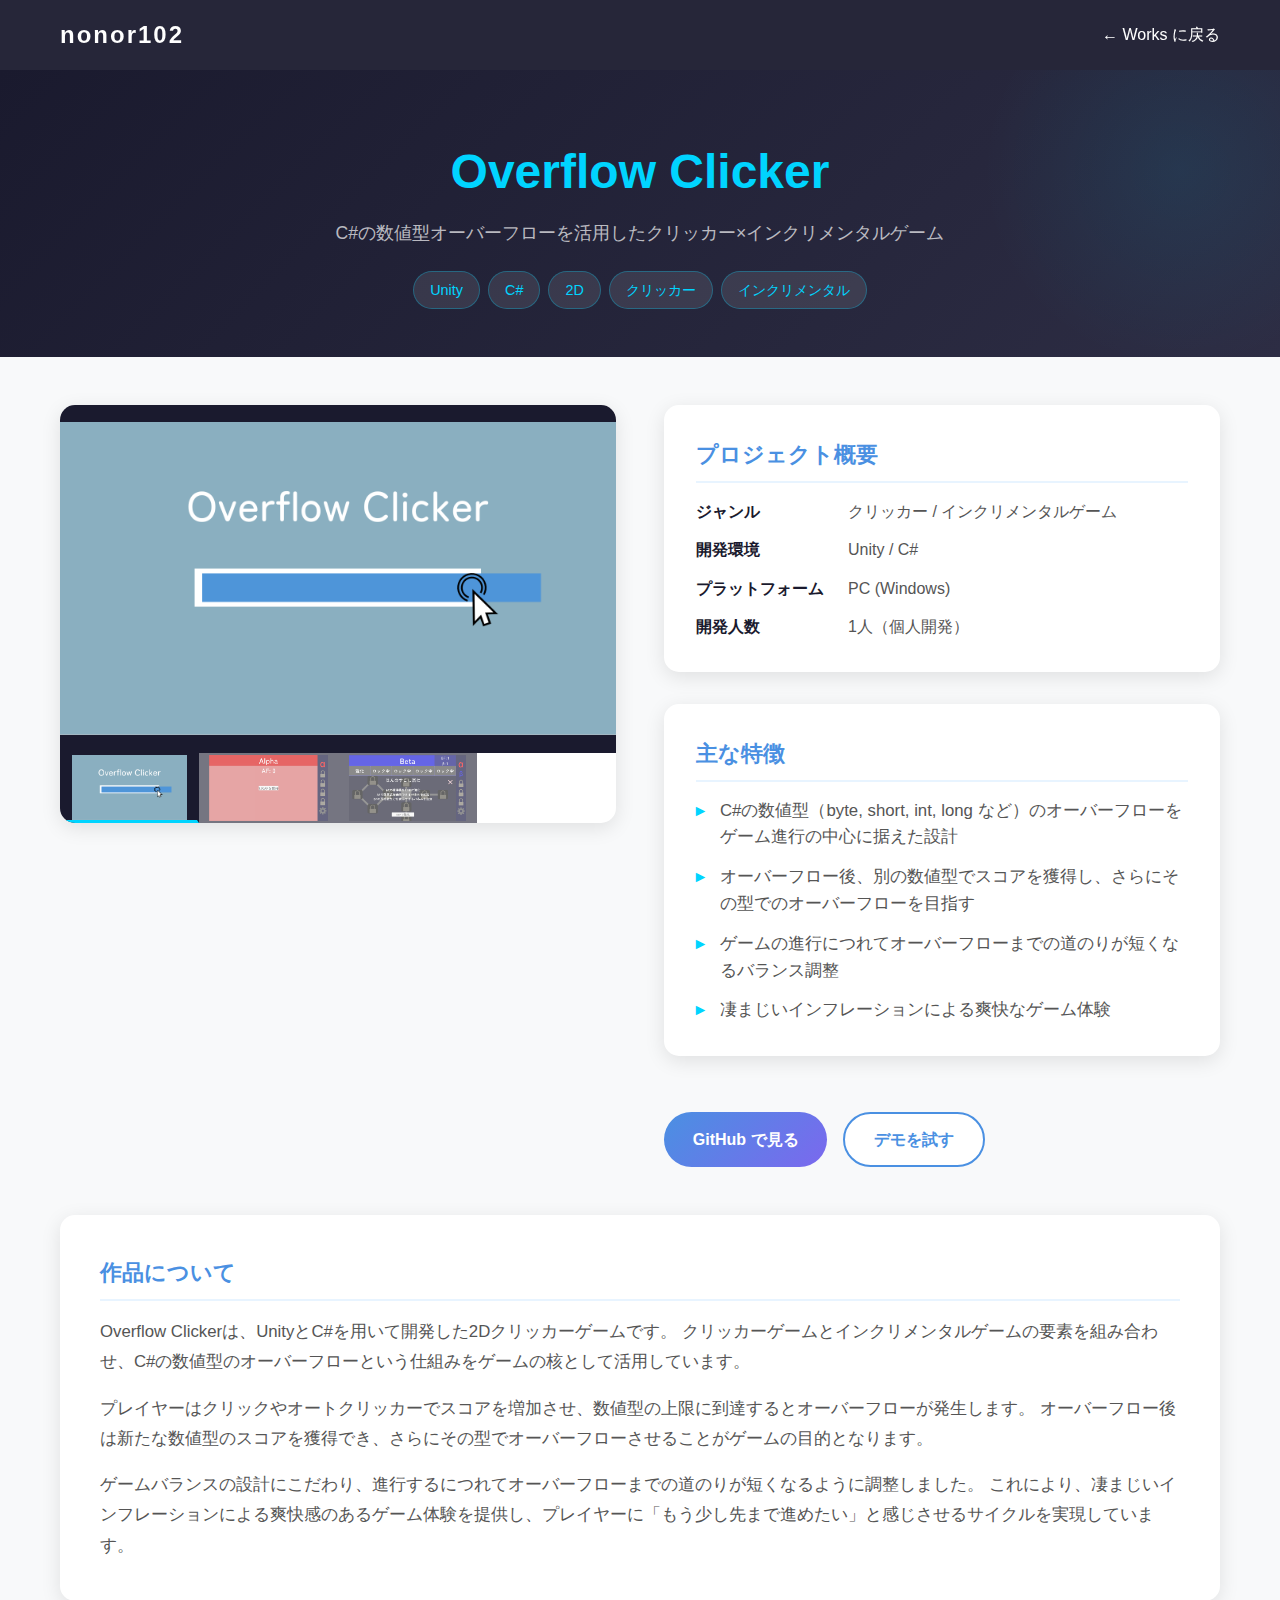
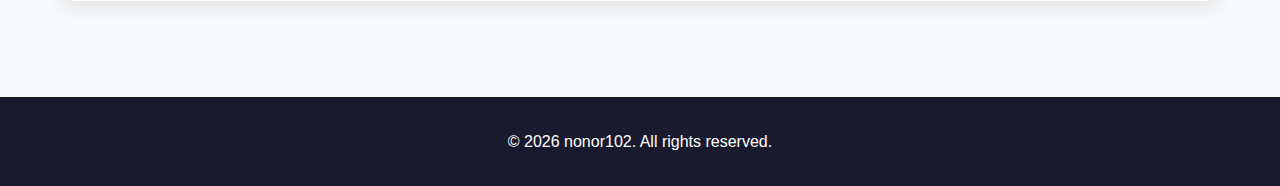
<file: pages/OverflowClicker.html>
<!DOCTYPE html>
<html lang="ja">
<head>
    <meta charset="UTF-8">
    <meta name="viewport" content="width=device-width, initial-scale=1.0">
    <title>Overflow Clicker - nonor102 Portfolio</title>
    <link rel="stylesheet" href="../css/detail.css">
</head>
<body>
    <nav class="detail-nav">
        <div class="container">
            <a href="../index.html" class="logo">nonor102</a>
            <a href="../index.html#works" class="back-link">← Works に戻る</a>
        </div>
    </nav>

    <section class="detail-hero">
        <div class="container">
            <h1>Overflow Clicker</h1>
            <p class="subtitle">C#の数値型オーバーフローを活用したクリッカー×インクリメンタルゲーム</p>
            <div class="tags">
                <span class="tag">Unity</span>
                <span class="tag">C#</span>
                <span class="tag">2D</span>
                <span class="tag">クリッカー</span>
                <span class="tag">インクリメンタル</span>
            </div>
        </div>
    </section>

    <section class="detail-content">
        <div class="container">
            <div class="detail-grid">
                <!-- 左: スクリーンショットギャラリー -->
                <div class="detail-gallery">
                    <div class="gallery-main">
                        <img id="mainImage" src="../img/OFC/welcome.png" alt="Overflow Clicker スクリーンショット">
                    </div>
                    <div class="gallery-thumbs">
                        <img src="../img/OFC/welcome.png" alt="ウェルカム画面" class="active" onclick="changeImage(this)">
                        <img src="../img/OFC/Alpha.png" alt="Alpha画面" onclick="changeImage(this)">
                        <img src="../img/OFC/Beta.png" alt="Beta画面" onclick="changeImage(this)">
                    </div>
                </div>

                <!-- 右: プロジェクト情報 -->
                <div class="detail-info">
                    <div class="info-section">
                        <h2>プロジェクト概要</h2>
                        <div class="project-meta">
                            <span class="meta-label">ジャンル</span>
                            <span class="meta-value">クリッカー / インクリメンタルゲーム</span>
                            <span class="meta-label">開発環境</span>
                            <span class="meta-value">Unity / C#</span>
                            <span class="meta-label">プラットフォーム</span>
                            <span class="meta-value">PC (Windows)</span>
                            <span class="meta-label">開発人数</span>
                            <span class="meta-value">1人（個人開発）</span>
                        </div>
                    </div>

                    <div class="info-section">
                        <h2>主な特徴</h2>
                        <ul class="features-list">
                            <li>C#の数値型（byte, short, int, long など）のオーバーフローをゲーム進行の中心に据えた設計</li>
                            <li>オーバーフロー後、別の数値型でスコアを獲得し、さらにその型でのオーバーフローを目指す</li>
                            <li>ゲームの進行につれてオーバーフローまでの道のりが短くなるバランス調整</li>
                            <li>凄まじいインフレーションによる爽快なゲーム体験</li>
                        </ul>
                    </div>

                    <div class="detail-actions">
                        <a href="#" class="detail-btn-primary">GitHub で見る</a>
                        <a href="#" class="detail-btn-secondary">デモを試す</a>
                    </div>
                </div>
            </div>

            <!-- 詳細説明 -->
            <div class="detail-full-section">
                <h2>作品について</h2>
                <p>
                    Overflow Clickerは、UnityとC#を用いて開発した2Dクリッカーゲームです。
                    クリッカーゲームとインクリメンタルゲームの要素を組み合わせ、C#の数値型のオーバーフローという仕組みをゲームの核として活用しています。
                </p>
                <p>
                    プレイヤーはクリックやオートクリッカーでスコアを増加させ、数値型の上限に到達するとオーバーフローが発生します。
                    オーバーフロー後は新たな数値型のスコアを獲得でき、さらにその型でオーバーフローさせることがゲームの目的となります。
                </p>
                <p>
                    ゲームバランスの設計にこだわり、進行するにつれてオーバーフローまでの道のりが短くなるように調整しました。
                    これにより、凄まじいインフレーションによる爽快感のあるゲーム体験を提供し、プレイヤーに「もう少し先まで進めたい」と感じさせるサイクルを実現しています。
                </p>
            </div>
        </div>
    </section>

    <footer class="detail-footer">
        <div class="container">
            <p>&copy; 2026 nonor102. All rights reserved.</p>
        </div>
    </footer>

    <script>
        function changeImage(thumb) {
            document.getElementById('mainImage').src = thumb.src;
            document.querySelectorAll('.gallery-thumbs img').forEach(img => img.classList.remove('active'));
            thumb.classList.add('active');
        }
    </script>
</body>
</html>
</file>
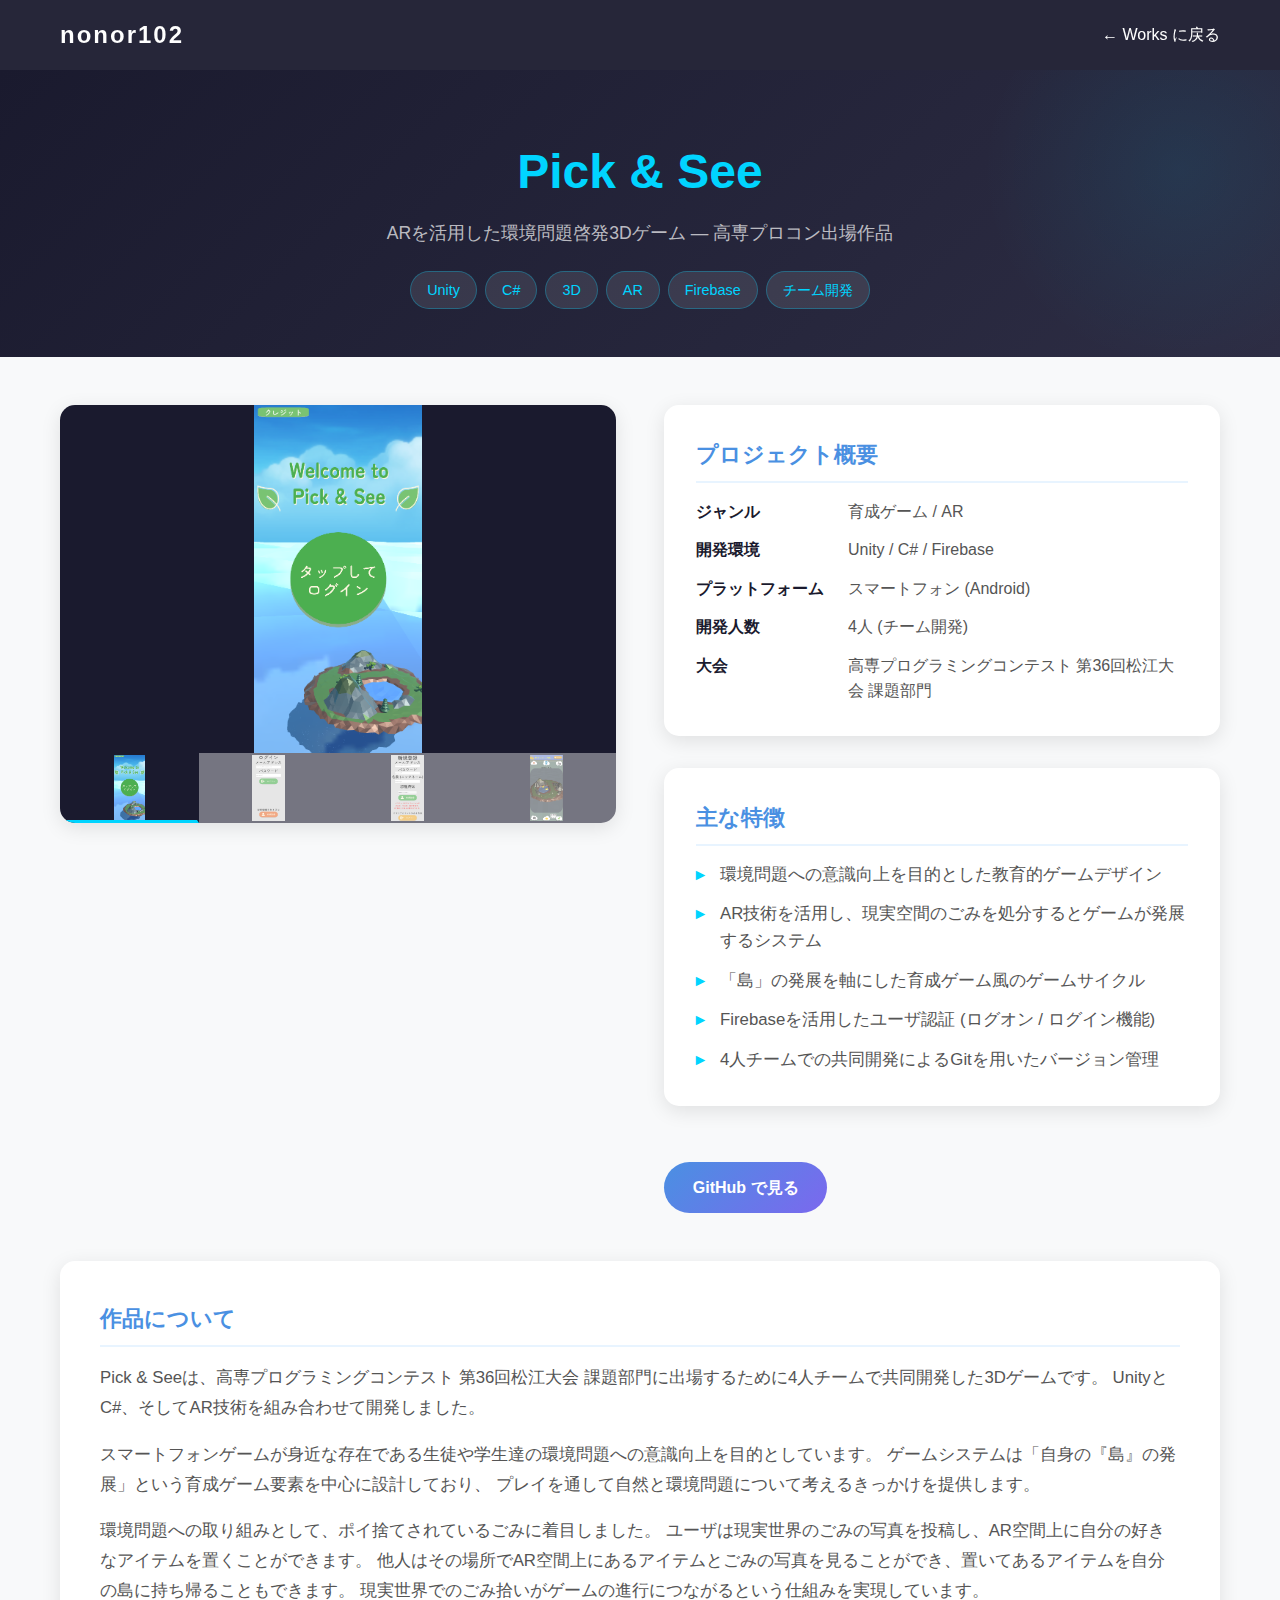
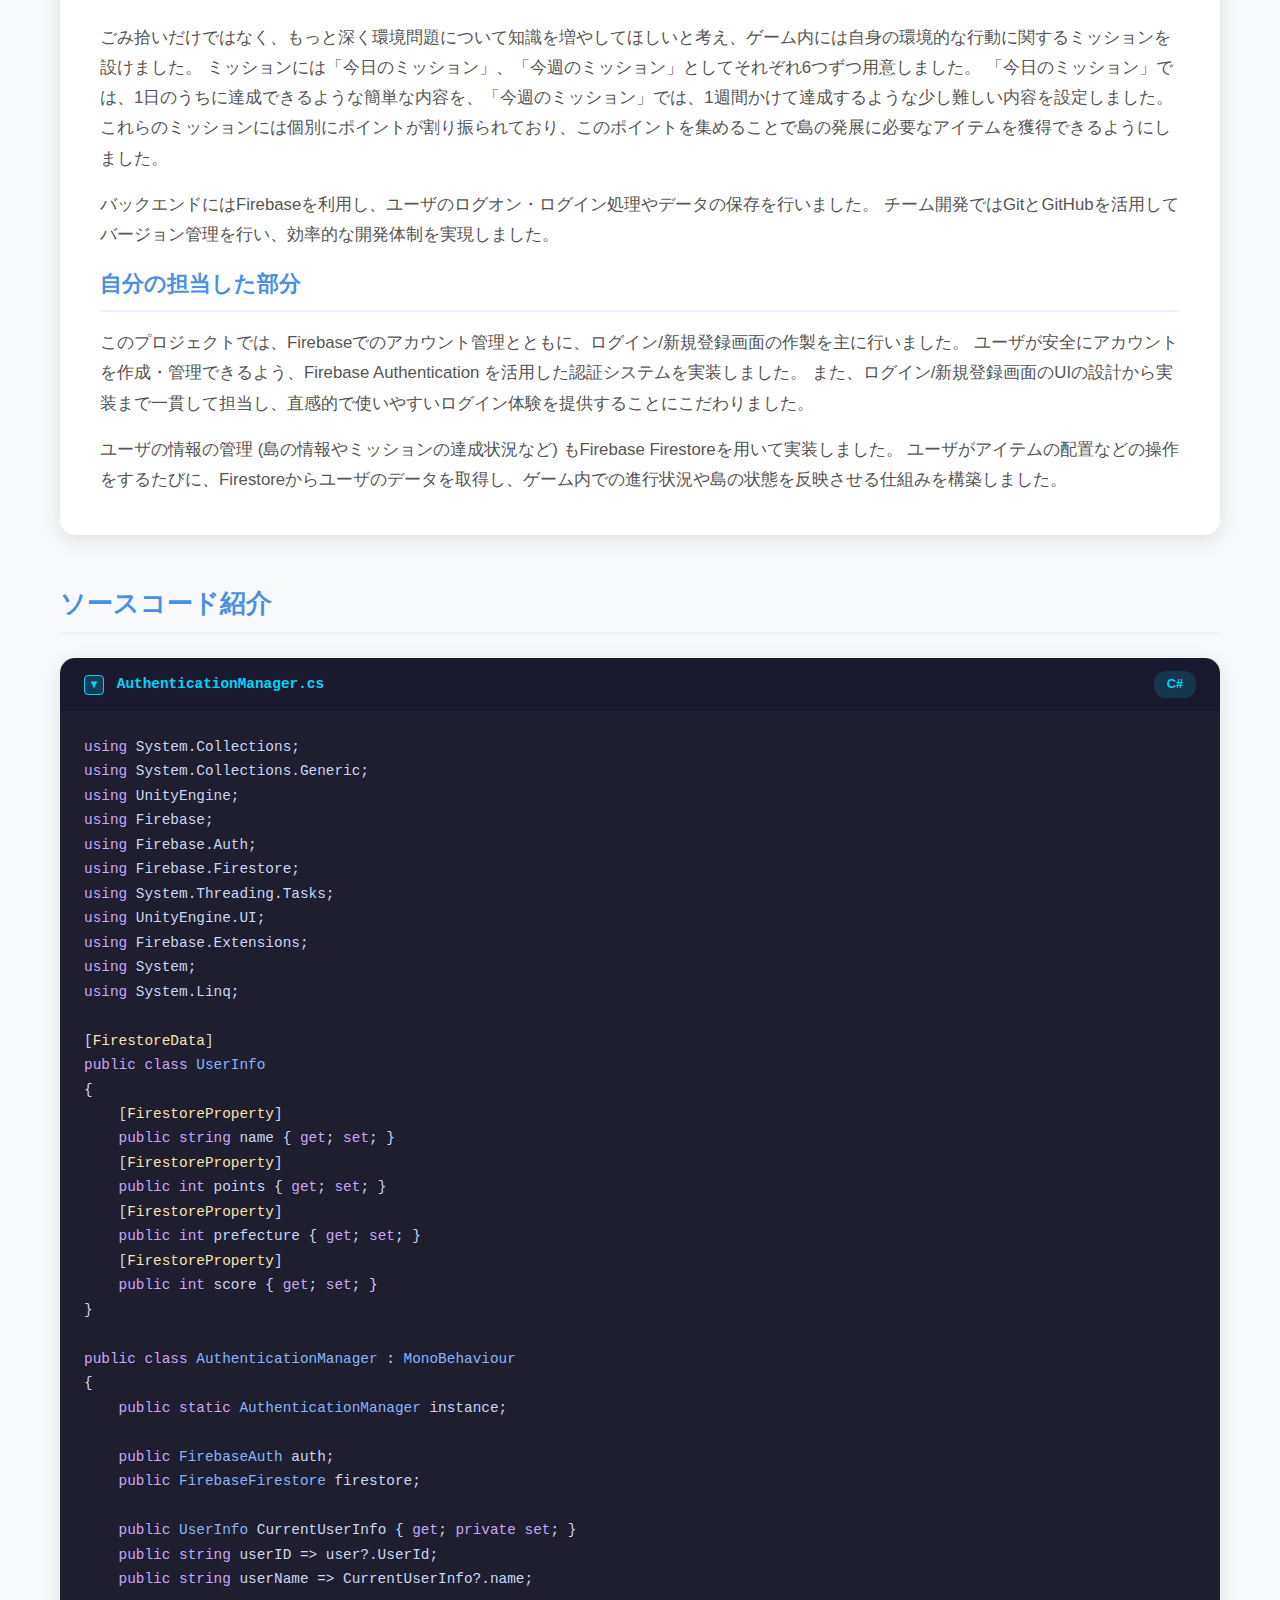
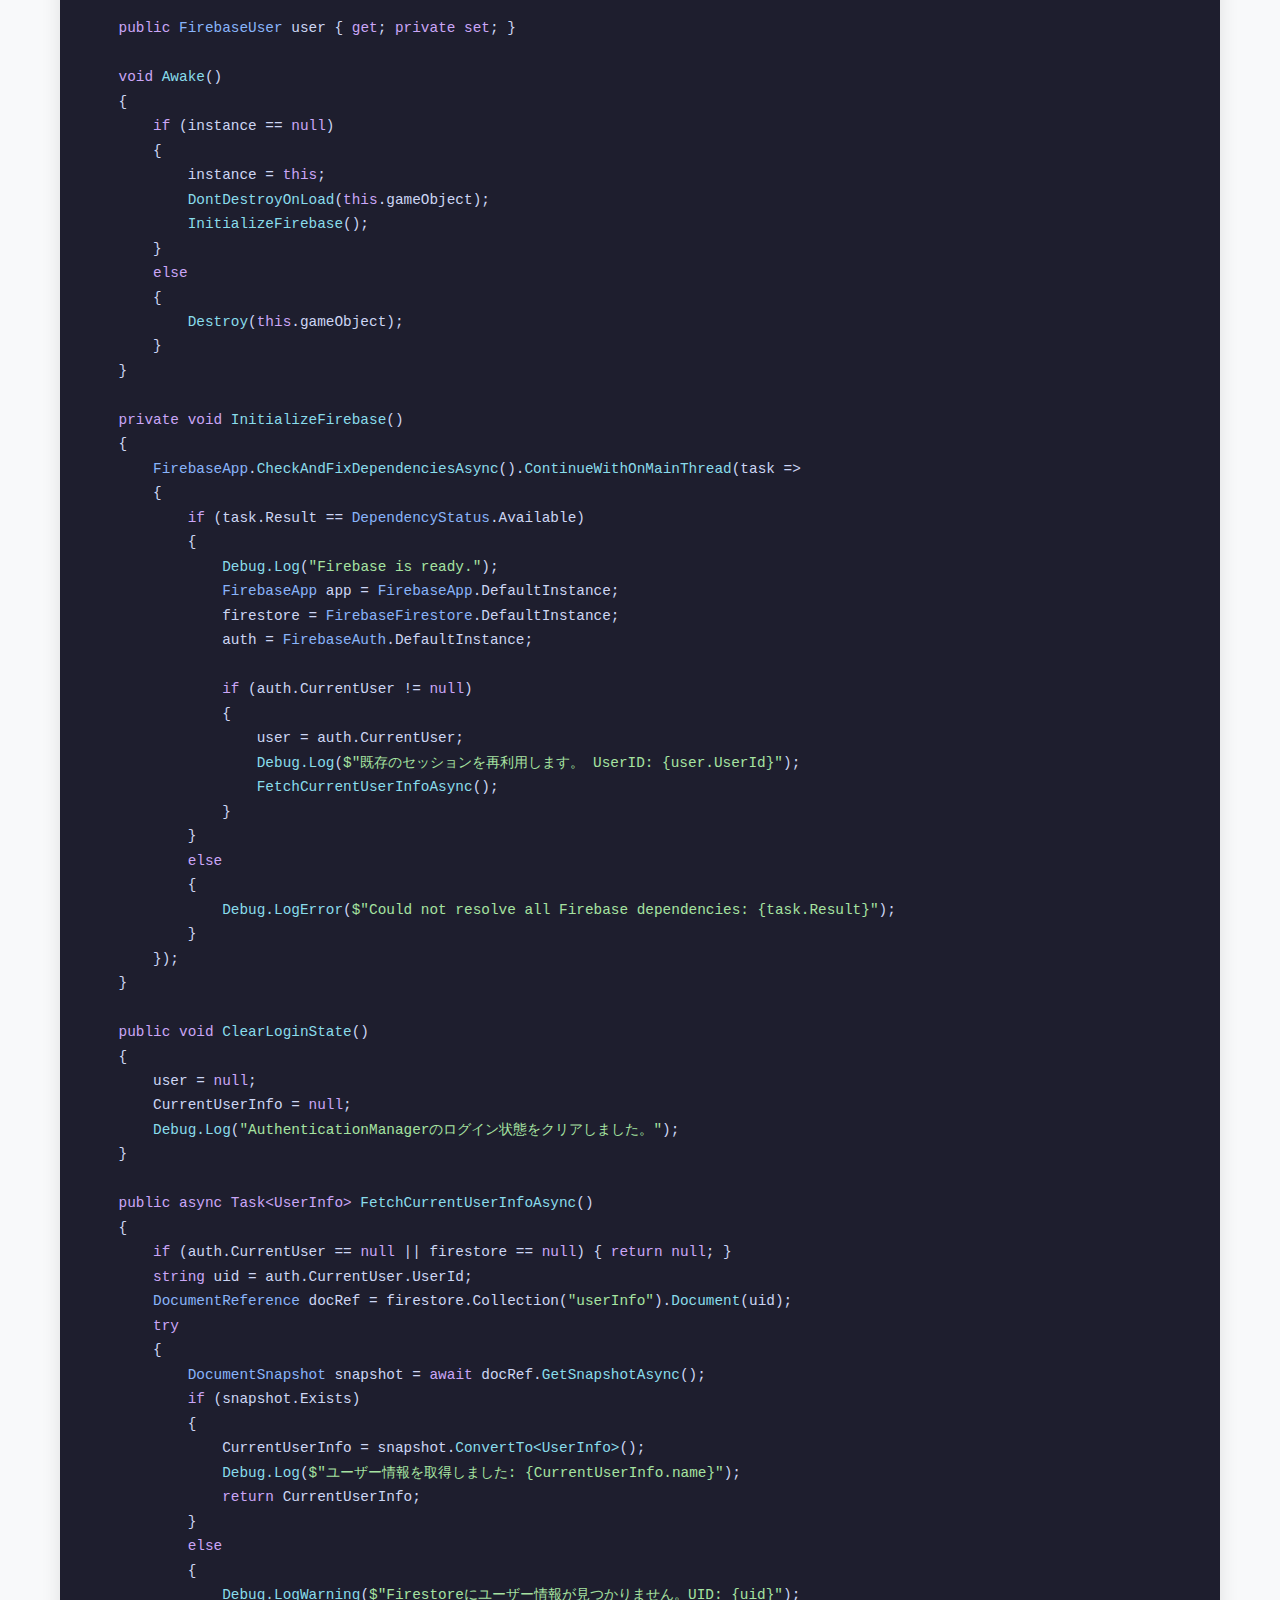
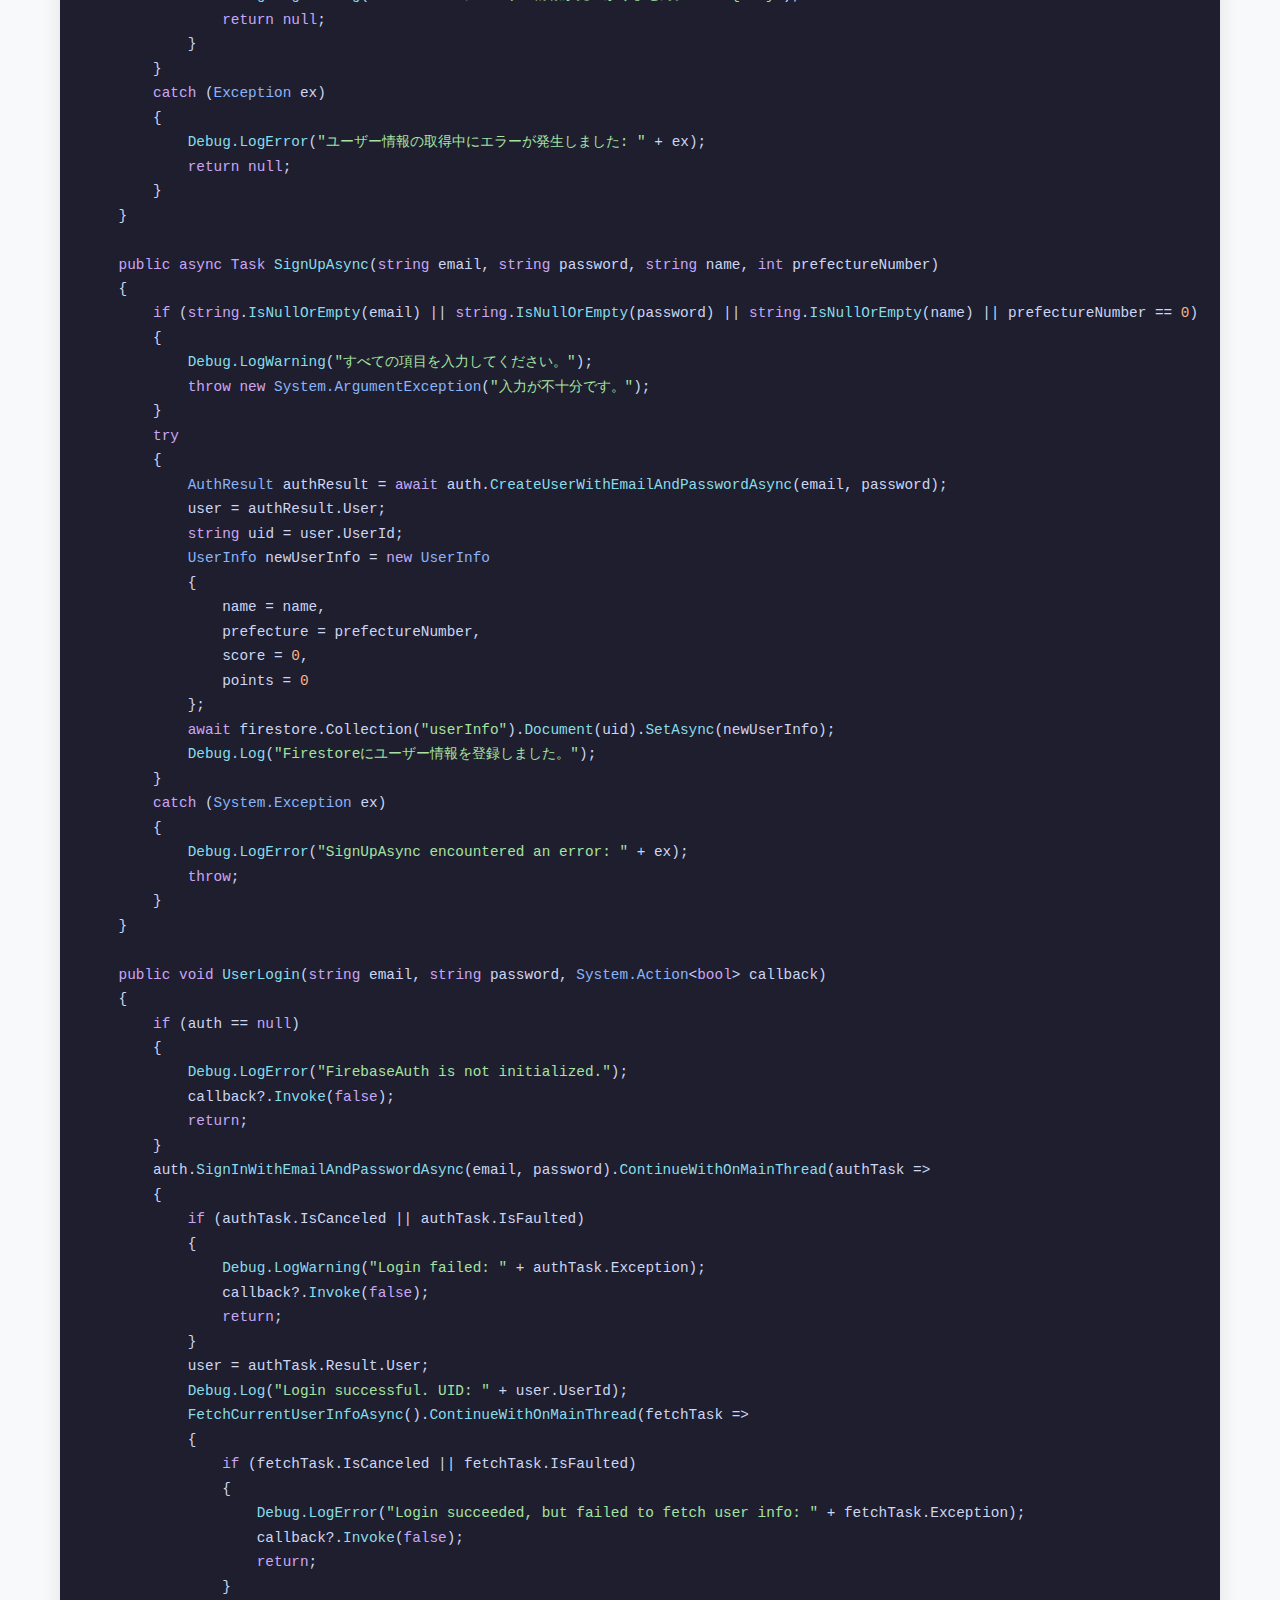
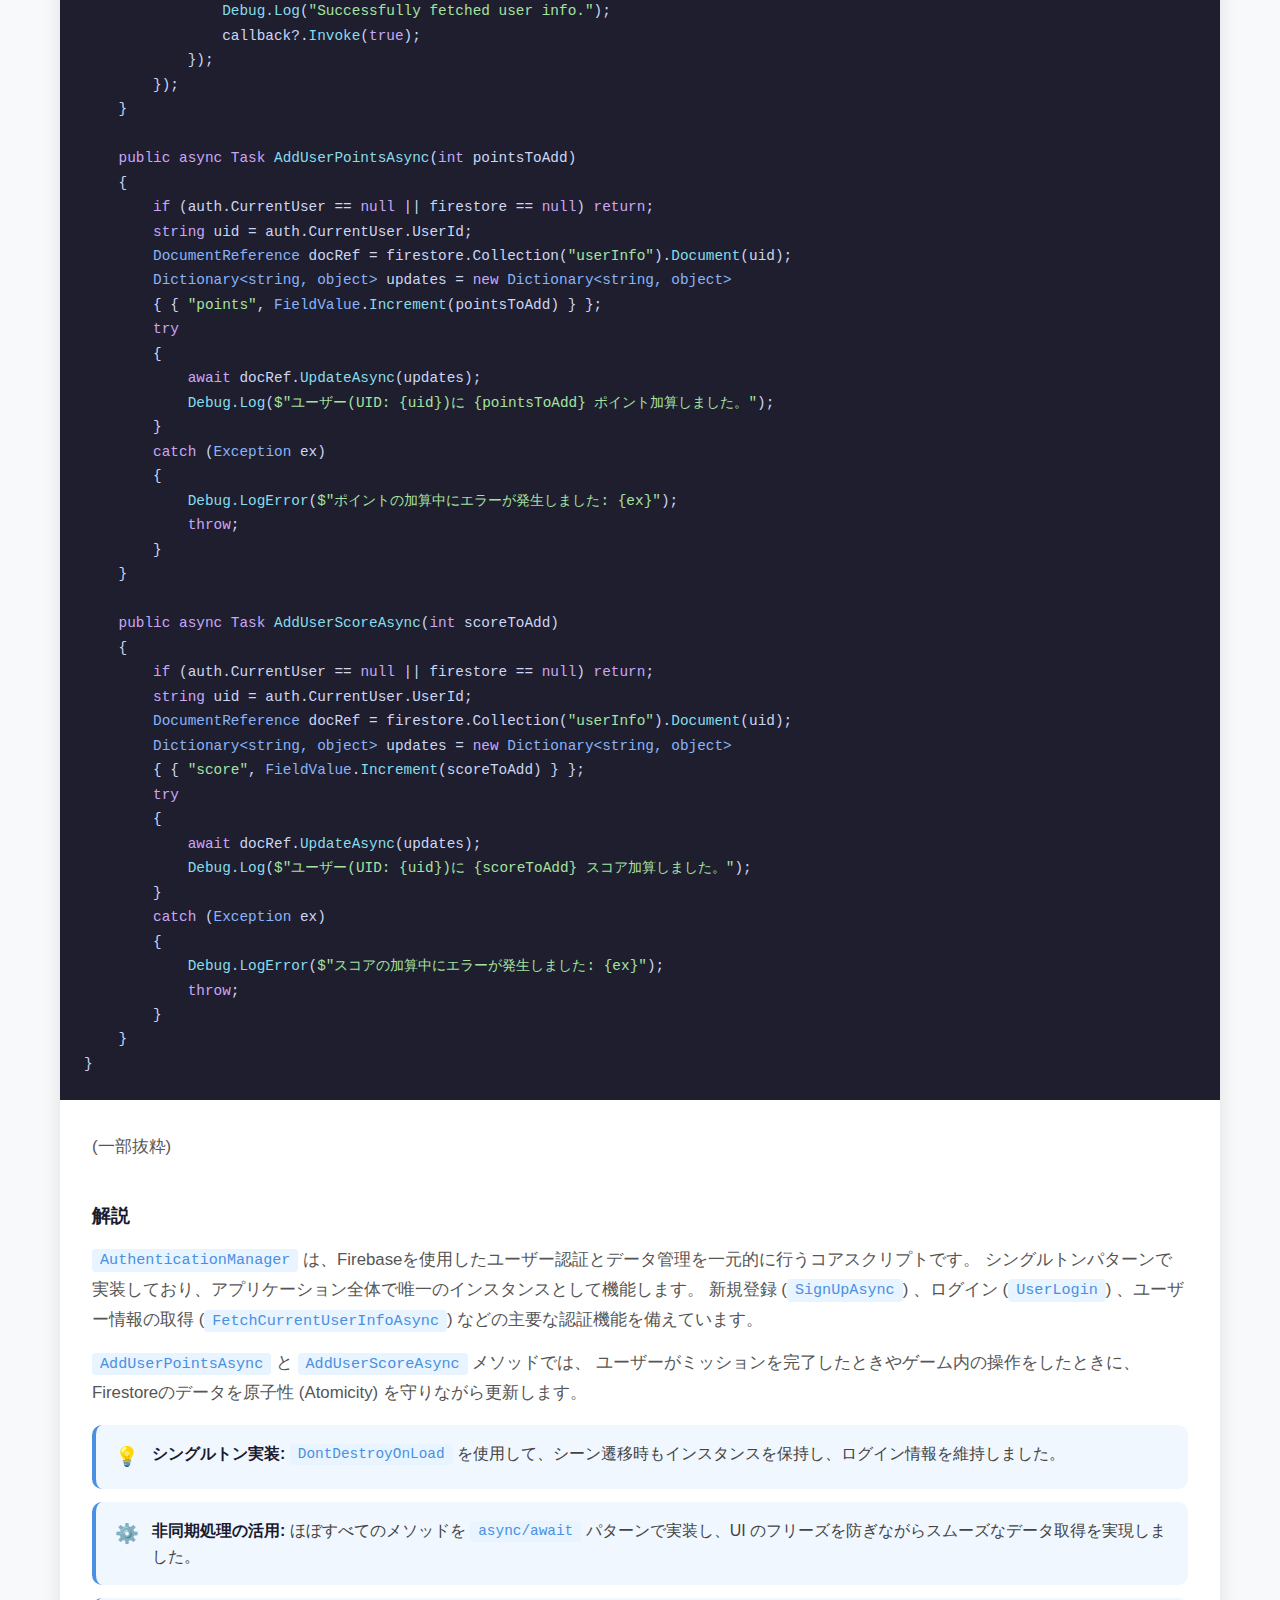
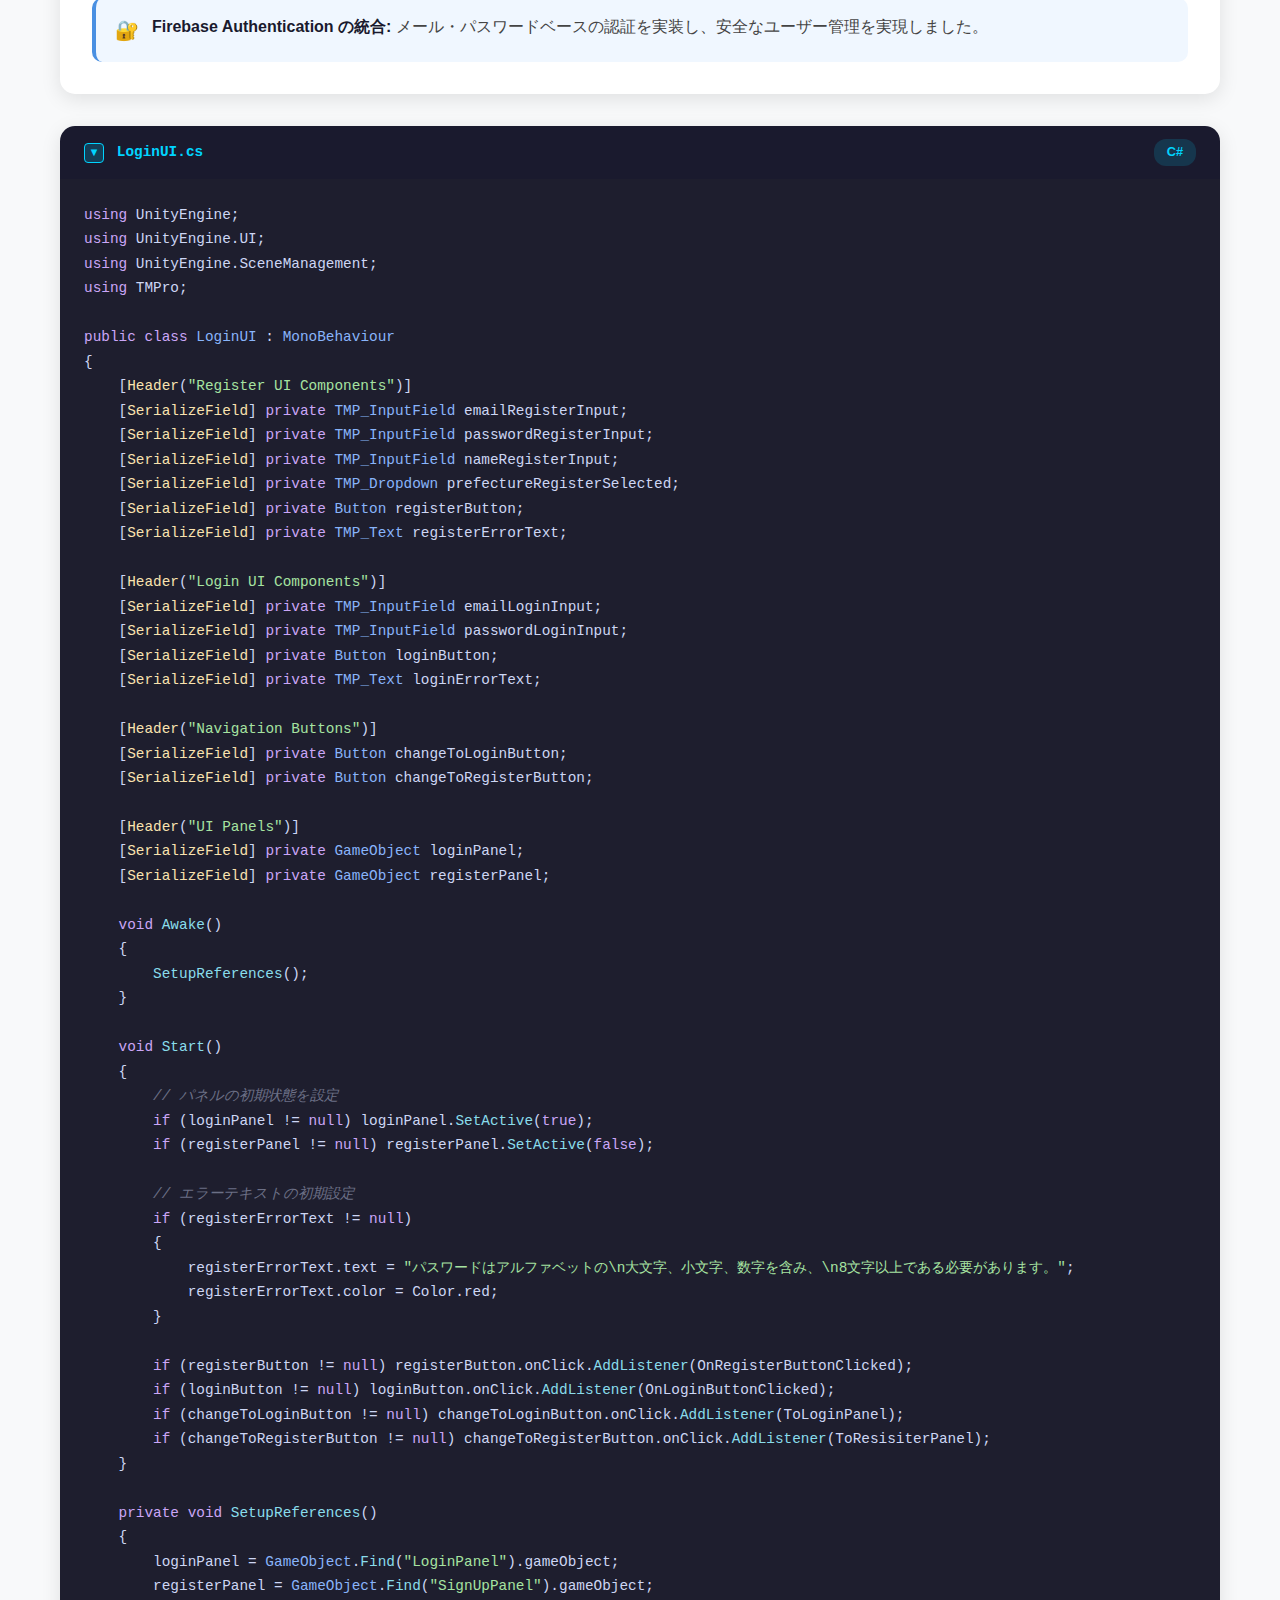
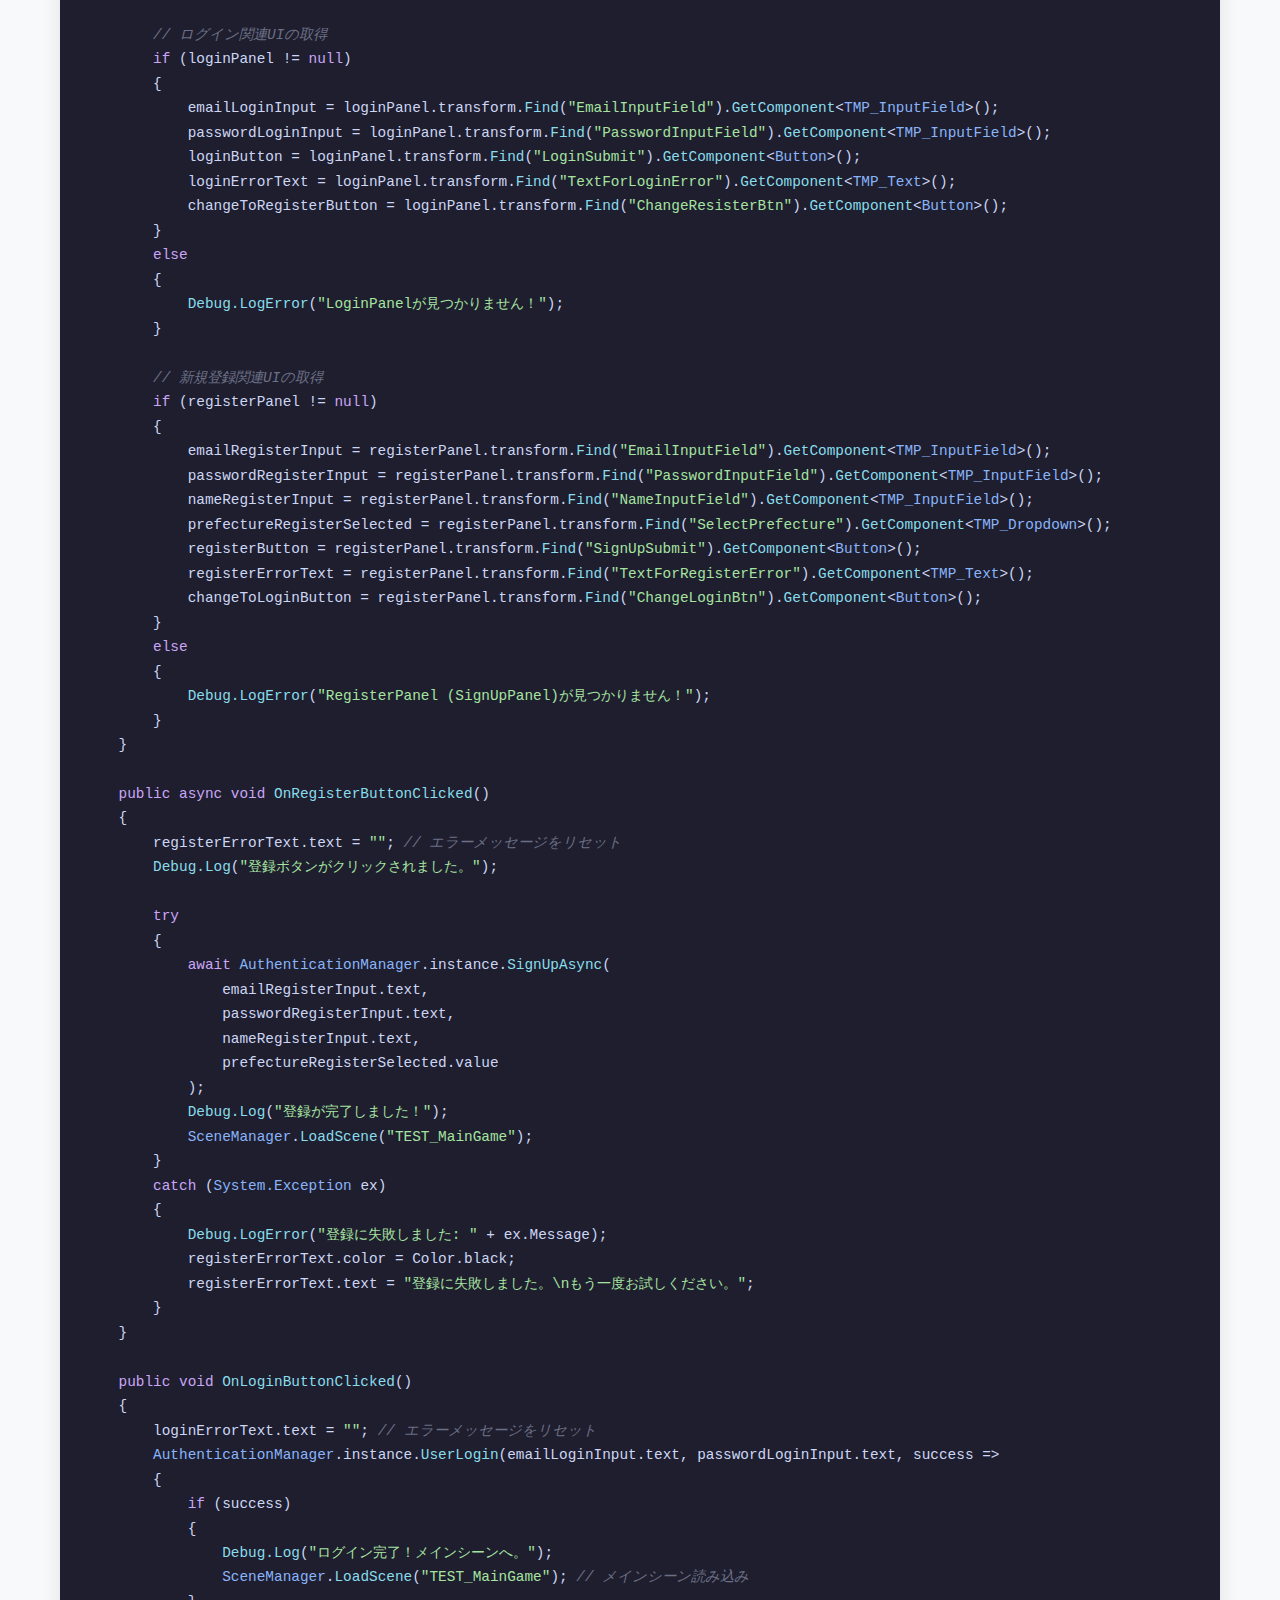
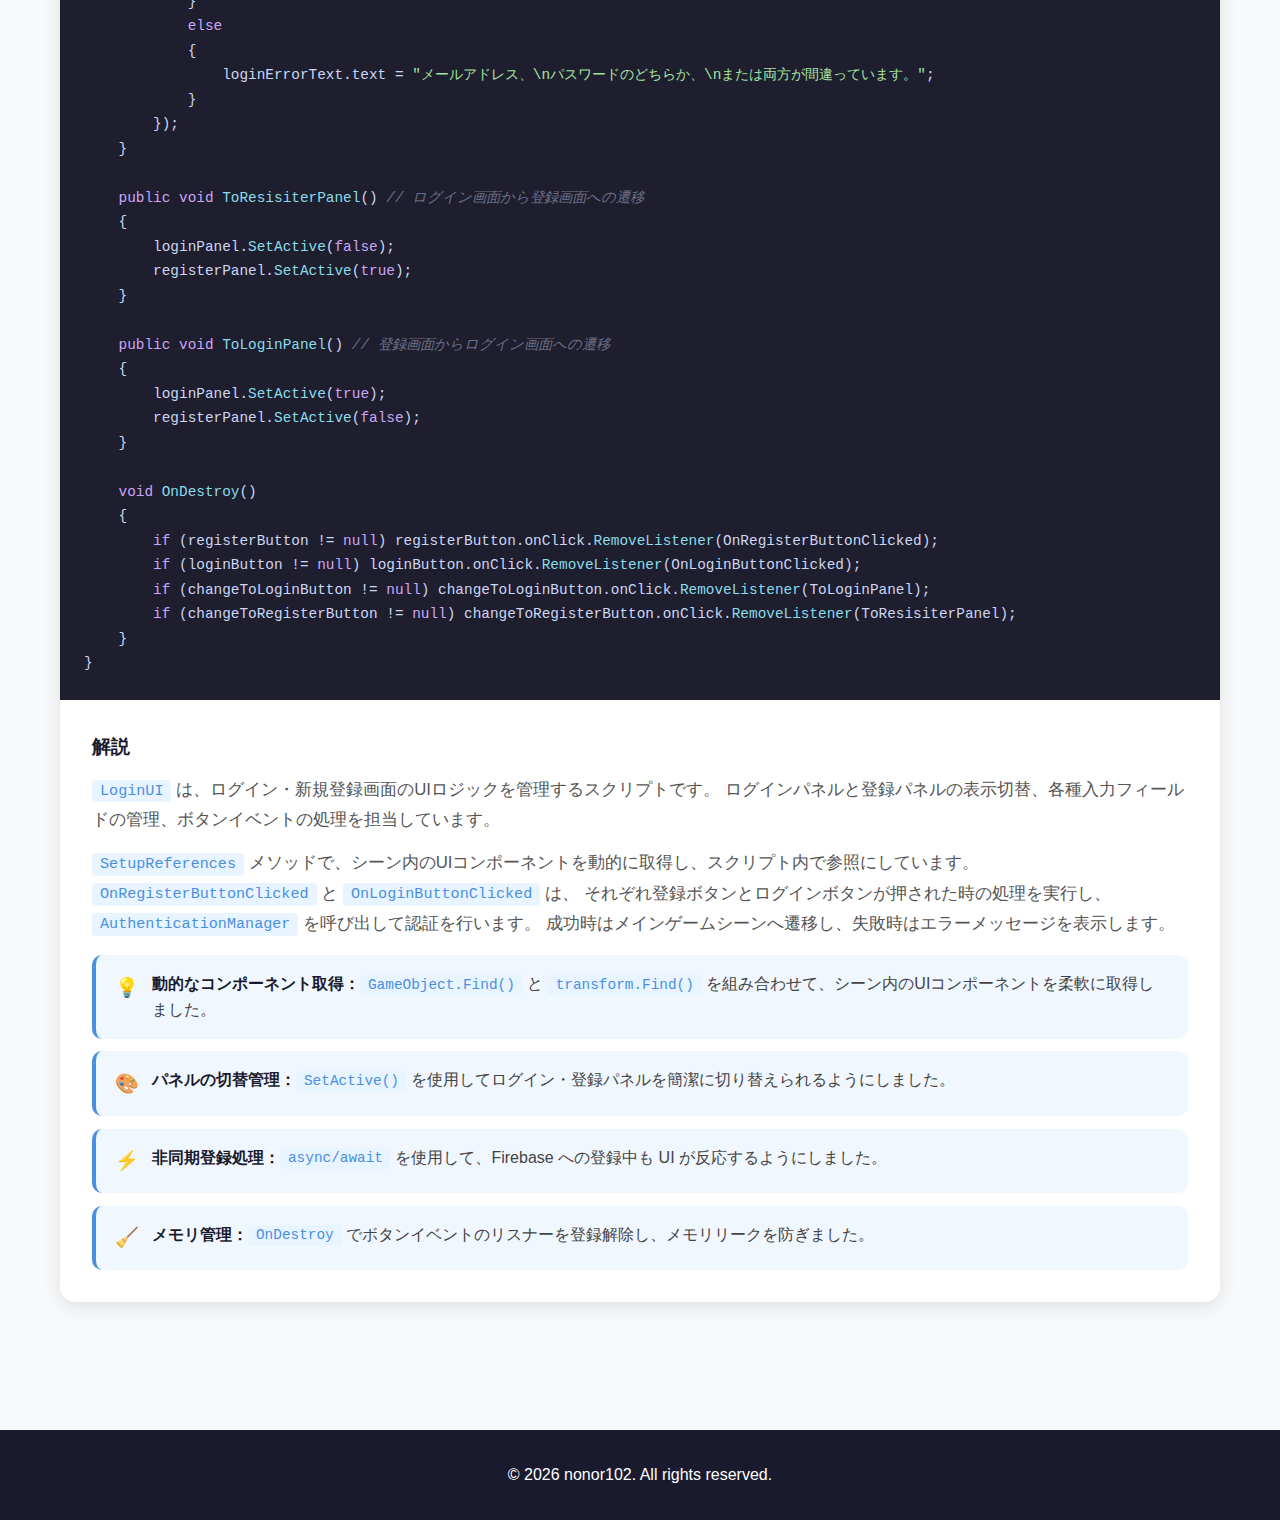
<file: pages/PickSee.html>
<!DOCTYPE html>
<html lang="ja">
<head>
    <meta charset="UTF-8">
    <meta name="viewport" content="width=device-width, initial-scale=1.0">
    <title>Pick & See - nonor102 Portfolio</title>
    <link rel="stylesheet" href="../css/detail.css">
</head>
<body>
    <nav class="detail-nav">
        <div class="container">
            <a href="../index.html" class="logo">nonor102</a>
            <a href="../index.html#works" class="back-link">← Works に戻る</a>
        </div>
    </nav>

    <section class="detail-hero">
        <div class="container">
            <h1>Pick & See</h1>
            <p class="subtitle">ARを活用した環境問題啓発3Dゲーム ― 高専プロコン出場作品</p>
            <div class="tags">
                <span class="tag">Unity</span>
                <span class="tag">C#</span>
                <span class="tag">3D</span>
                <span class="tag">AR</span>
                <span class="tag">Firebase</span>
                <span class="tag">チーム開発</span>
            </div>
        </div>
    </section>

    <section class="detail-content">
        <div class="container">
            <div class="detail-grid">
                <!-- 左: スクリーンショットギャラリー -->
                <div class="detail-gallery">
                    <div class="gallery-main">
                        <img id="mainImage" src="../img/PickSee/title.png" alt="Pick & See タイトル画面">
                    </div>
                    <div class="gallery-thumbs">
                        <img src="../img/PickSee/title.png" alt="タイトル画面" class="active" onclick="changeImage(this)">
                        <img src="../img/PickSee/login.png" alt="ログイン画面" onclick="changeImage(this)">
                        <img src="../img/PickSee/register.png" alt="登録画面" onclick="changeImage(this)">
                        <img src="../img/PickSee/maingame.png" alt="メインゲーム画面" onclick="changeImage(this)">
                    </div>
                </div>

                <!-- 右: プロジェクト情報 -->
                <div class="detail-info">
                    <div class="info-section">
                        <h2>プロジェクト概要</h2>
                        <div class="project-meta">
                            <span class="meta-label">ジャンル</span>
                            <span class="meta-value">育成ゲーム / AR</span>
                            <span class="meta-label">開発環境</span>
                            <span class="meta-value">Unity / C# / Firebase</span>
                            <span class="meta-label">プラットフォーム</span>
                            <span class="meta-value">スマートフォン (Android) </span>
                            <span class="meta-label">開発人数</span>
                            <span class="meta-value">4人 (チーム開発) </span>
                            <span class="meta-label">大会</span>
                            <span class="meta-value">高専プログラミングコンテスト 第36回松江大会 課題部門</span>
                        </div>
                    </div>

                    <div class="info-section">
                        <h2>主な特徴</h2>
                        <ul class="features-list">
                            <li>環境問題への意識向上を目的とした教育的ゲームデザイン</li>
                            <li>AR技術を活用し、現実空間のごみを処分するとゲームが発展するシステム</li>
                            <li>「島」の発展を軸にした育成ゲーム風のゲームサイクル</li>
                            <li>Firebaseを活用したユーザ認証 (ログオン / ログイン機能) </li>
                            <li>4人チームでの共同開発によるGitを用いたバージョン管理</li>
                        </ul>
                    </div>

                    <div class="detail-actions">
                        <a href="https://github.com/maguro256/procon" target="_blank" class="detail-btn-primary">GitHub で見る</a>
                        <!-- <a href="#" class="detail-btn-secondary">デモを試す</a> -->
                    </div>
                </div>
            </div>

            <!-- 詳細説明 -->
            <div class="detail-full-section">
                <h2>作品について</h2>
                <p>
                    Pick & Seeは、高専プログラミングコンテスト 第36回松江大会 課題部門に出場するために4人チームで共同開発した3Dゲームです。
                    UnityとC#、そしてAR技術を組み合わせて開発しました。
                </p>
                <p>
                    スマートフォンゲームが身近な存在である生徒や学生達の環境問題への意識向上を目的としています。
                    ゲームシステムは「自身の『島』の発展」という育成ゲーム要素を中心に設計しており、
                    プレイを通して自然と環境問題について考えるきっかけを提供します。
                </p>
                <p>
                    環境問題への取り組みとして、ポイ捨てされているごみに着目しました。
                    ユーザは現実世界のごみの写真を投稿し、AR空間上に自分の好きなアイテムを置くことができます。
                    他人はその場所でAR空間上にあるアイテムとごみの写真を見ることができ、置いてあるアイテムを自分の島に持ち帰ることもできます。
                    現実世界でのごみ拾いがゲームの進行につながるという仕組みを実現しています。
                </p>
                <p>
                    ごみ拾いだけではなく、もっと深く環境問題について知識を増やしてほしいと考え、ゲーム内には自身の環境的な行動に関するミッションを設けました。
                    ミッションには「今日のミッション」、「今週のミッション」としてそれぞれ6つずつ用意しました。
                    「今日のミッション」では、1日のうちに達成できるような簡単な内容を、「今週のミッション」では、1週間かけて達成するような少し難しい内容を設定しました。
                    これらのミッションには個別にポイントが割り振られており、このポイントを集めることで島の発展に必要なアイテムを獲得できるようにしました。
                </p>
                <p>
                    バックエンドにはFirebaseを利用し、ユーザのログオン・ログイン処理やデータの保存を行いました。
                    チーム開発ではGitとGitHubを活用してバージョン管理を行い、効率的な開発体制を実現しました。
                </p>

                <h2>自分の担当した部分</h2>
                <p>
                    このプロジェクトでは、Firebaseでのアカウント管理とともに、ログイン/新規登録画面の作製を主に行いました。
                    ユーザが安全にアカウントを作成・管理できるよう、Firebase Authentication を活用した認証システムを実装しました。
                    また、ログイン/新規登録画面のUIの設計から実装まで一貫して担当し、直感的で使いやすいログイン体験を提供することにこだわりました。
                </p>
                <p>
                    ユーザの情報の管理 (島の情報やミッションの達成状況など) もFirebase Firestoreを用いて実装しました。
                    ユーザがアイテムの配置などの操作をするたびに、Firestoreからユーザのデータを取得し、ゲーム内での進行状況や島の状態を反映させる仕組みを構築しました。
                </p>
            </div>

            <!-- ソースコード紹介 -->
            <div class="code-showcase">
                <h2>ソースコード紹介</h2>

                <!-- コードブロック 1 -->
                <div class="code-block-wrapper">
                    <div class="code-block-header" onclick="toggleCodeBlock(event)">
                        <div class="code-block-toggle">
                            <span class="code-toggle-icon">▼</span>
                            <span class="filename">AuthenticationManager.cs</span>
                        </div>
                        <span class="language-badge">C#</span>
                    </div>
                    <div class="code-block-body">
<pre><code><span class="code-keyword">using</span> System.Collections;
<span class="code-keyword">using</span> System.Collections.Generic;
<span class="code-keyword">using</span> UnityEngine;
<span class="code-keyword">using</span> Firebase;
<span class="code-keyword">using</span> Firebase.Auth;
<span class="code-keyword">using</span> Firebase.Firestore;
<span class="code-keyword">using</span> System.Threading.Tasks;
<span class="code-keyword">using</span> UnityEngine.UI;
<span class="code-keyword">using</span> Firebase.Extensions;
<span class="code-keyword">using</span> System;
<span class="code-keyword">using</span> System.Linq;

[<span class="code-attribute">FirestoreData</span>]
<span class="code-keyword">public class</span> <span class="code-type">UserInfo</span>
{
    [<span class="code-attribute">FirestoreProperty</span>]
    <span class="code-keyword">public string</span> name { <span class="code-keyword">get</span>; <span class="code-keyword">set</span>; }
    [<span class="code-attribute">FirestoreProperty</span>]
    <span class="code-keyword">public int</span> points { <span class="code-keyword">get</span>; <span class="code-keyword">set</span>; }
    [<span class="code-attribute">FirestoreProperty</span>]
    <span class="code-keyword">public int</span> prefecture { <span class="code-keyword">get</span>; <span class="code-keyword">set</span>; }
    [<span class="code-attribute">FirestoreProperty</span>]
    <span class="code-keyword">public int</span> score { <span class="code-keyword">get</span>; <span class="code-keyword">set</span>; }
}

<span class="code-keyword">public class</span> <span class="code-type">AuthenticationManager</span> : <span class="code-type">MonoBehaviour</span>
{
    <span class="code-keyword">public static</span> <span class="code-type">AuthenticationManager</span> instance;

    <span class="code-keyword">public</span> <span class="code-type">FirebaseAuth</span> auth;
    <span class="code-keyword">public</span> <span class="code-type">FirebaseFirestore</span> firestore;

    <span class="code-keyword">public</span> <span class="code-type">UserInfo</span> CurrentUserInfo { <span class="code-keyword">get</span>; <span class="code-keyword">private set</span>; }
    <span class="code-keyword">public string</span> userID =&gt; user?.UserId;
    <span class="code-keyword">public string</span> userName =&gt; CurrentUserInfo?.name;

    <span class="code-keyword">public</span> <span class="code-type">FirebaseUser</span> user { <span class="code-keyword">get</span>; <span class="code-keyword">private set</span>; }

    <span class="code-keyword">void</span> <span class="code-method">Awake</span>()
    {
        <span class="code-keyword">if</span> (instance == <span class="code-keyword">null</span>)
        {
            instance = <span class="code-keyword">this</span>;
            <span class="code-method">DontDestroyOnLoad</span>(<span class="code-keyword">this</span>.gameObject);
            <span class="code-method">InitializeFirebase</span>();
        }
        <span class="code-keyword">else</span>
        {
            <span class="code-method">Destroy</span>(<span class="code-keyword">this</span>.gameObject);
        }
    }

    <span class="code-keyword">private void</span> <span class="code-method">InitializeFirebase</span>()
    {
        <span class="code-type">FirebaseApp</span>.<span class="code-method">CheckAndFixDependenciesAsync</span>().<span class="code-method">ContinueWithOnMainThread</span>(task =&gt;
        {
            <span class="code-keyword">if</span> (task.Result == <span class="code-type">DependencyStatus</span>.Available)
            {
                <span class="code-method">Debug.Log</span>(<span class="code-string">"Firebase is ready."</span>);
                <span class="code-type">FirebaseApp</span> app = <span class="code-type">FirebaseApp</span>.DefaultInstance;
                firestore = <span class="code-type">FirebaseFirestore</span>.DefaultInstance;
                auth = <span class="code-type">FirebaseAuth</span>.DefaultInstance;

                <span class="code-keyword">if</span> (auth.CurrentUser != <span class="code-keyword">null</span>)
                {
                    user = auth.CurrentUser;
                    <span class="code-method">Debug.Log</span>(<span class="code-string">$"既存のセッションを再利用します。 UserID: {user.UserId}"</span>);
                    <span class="code-method">FetchCurrentUserInfoAsync</span>();
                }
            }
            <span class="code-keyword">else</span>
            {
                <span class="code-method">Debug.LogError</span>(<span class="code-string">$"Could not resolve all Firebase dependencies: {task.Result}"</span>);
            }
        });
    }

    <span class="code-keyword">public void</span> <span class="code-method">ClearLoginState</span>()
    {
        user = <span class="code-keyword">null</span>;
        CurrentUserInfo = <span class="code-keyword">null</span>;
        <span class="code-method">Debug.Log</span>(<span class="code-string">"AuthenticationManagerのログイン状態をクリアしました。"</span>);
    }

    <span class="code-keyword">public async Task&lt;UserInfo&gt;</span> <span class="code-method">FetchCurrentUserInfoAsync</span>()
    {
        <span class="code-keyword">if</span> (auth.CurrentUser == <span class="code-keyword">null</span> || firestore == <span class="code-keyword">null</span>) { <span class="code-keyword">return null</span>; }
        <span class="code-keyword">string</span> uid = auth.CurrentUser.UserId;
        <span class="code-type">DocumentReference</span> docRef = firestore.Collection(<span class="code-string">"userInfo"</span>).<span class="code-method">Document</span>(uid);
        <span class="code-keyword">try</span>
        {
            <span class="code-type">DocumentSnapshot</span> snapshot = <span class="code-keyword">await</span> docRef.<span class="code-method">GetSnapshotAsync</span>();
            <span class="code-keyword">if</span> (snapshot.Exists)
            {
                CurrentUserInfo = snapshot.<span class="code-method">ConvertTo&lt;UserInfo&gt;</span>();
                <span class="code-method">Debug.Log</span>(<span class="code-string">$"ユーザー情報を取得しました: {CurrentUserInfo.name}"</span>);
                <span class="code-keyword">return</span> CurrentUserInfo;
            }
            <span class="code-keyword">else</span>
            {
                <span class="code-method">Debug.LogWarning</span>(<span class="code-string">$"Firestoreにユーザー情報が見つかりません。UID: {uid}"</span>);
                <span class="code-keyword">return null</span>;
            }
        }
        <span class="code-keyword">catch</span> (<span class="code-type">Exception</span> ex)
        {
            <span class="code-method">Debug.LogError</span>(<span class="code-string">"ユーザー情報の取得中にエラーが発生しました: "</span> + ex);
            <span class="code-keyword">return null</span>;
        }
    }

    <span class="code-keyword">public async Task</span> <span class="code-method">SignUpAsync</span>(<span class="code-keyword">string</span> email, <span class="code-keyword">string</span> password, <span class="code-keyword">string</span> name, <span class="code-keyword">int</span> prefectureNumber)
    {
        <span class="code-keyword">if</span> (<span class="code-keyword">string</span>.<span class="code-method">IsNullOrEmpty</span>(email) || <span class="code-keyword">string</span>.<span class="code-method">IsNullOrEmpty</span>(password) || <span class="code-keyword">string</span>.<span class="code-method">IsNullOrEmpty</span>(name) || prefectureNumber == <span class="code-number">0</span>)
        {
            <span class="code-method">Debug.LogWarning</span>(<span class="code-string">"すべての項目を入力してください。"</span>);
            <span class="code-keyword">throw new</span> <span class="code-type">System.ArgumentException</span>(<span class="code-string">"入力が不十分です。"</span>);
        }
        <span class="code-keyword">try</span>
        {
            <span class="code-type">AuthResult</span> authResult = <span class="code-keyword">await</span> auth.<span class="code-method">CreateUserWithEmailAndPasswordAsync</span>(email, password);
            user = authResult.User;
            <span class="code-keyword">string</span> uid = user.UserId;
            <span class="code-type">UserInfo</span> newUserInfo = <span class="code-keyword">new</span> <span class="code-type">UserInfo</span>
            {
                name = name,
                prefecture = prefectureNumber,
                score = <span class="code-number">0</span>,
                points = <span class="code-number">0</span>
            };
            <span class="code-keyword">await</span> firestore.Collection(<span class="code-string">"userInfo"</span>).<span class="code-method">Document</span>(uid).<span class="code-method">SetAsync</span>(newUserInfo);
            <span class="code-method">Debug.Log</span>(<span class="code-string">"Firestoreにユーザー情報を登録しました。"</span>);
        }
        <span class="code-keyword">catch</span> (<span class="code-type">System.Exception</span> ex)
        {
            <span class="code-method">Debug.LogError</span>(<span class="code-string">"SignUpAsync encountered an error: "</span> + ex);
            <span class="code-keyword">throw</span>;
        }
    }

    <span class="code-keyword">public void</span> <span class="code-method">UserLogin</span>(<span class="code-keyword">string</span> email, <span class="code-keyword">string</span> password, <span class="code-type">System.Action</span>&lt;<span class="code-keyword">bool</span>&gt; callback)
    {
        <span class="code-keyword">if</span> (auth == <span class="code-keyword">null</span>)
        {
            <span class="code-method">Debug.LogError</span>(<span class="code-string">"FirebaseAuth is not initialized."</span>);
            callback?.<span class="code-method">Invoke</span>(<span class="code-keyword">false</span>);
            <span class="code-keyword">return</span>;
        }
        auth.<span class="code-method">SignInWithEmailAndPasswordAsync</span>(email, password).<span class="code-method">ContinueWithOnMainThread</span>(authTask =&gt;
        {
            <span class="code-keyword">if</span> (authTask.IsCanceled || authTask.IsFaulted)
            {
                <span class="code-method">Debug.LogWarning</span>(<span class="code-string">"Login failed: "</span> + authTask.Exception);
                callback?.<span class="code-method">Invoke</span>(<span class="code-keyword">false</span>);
                <span class="code-keyword">return</span>;
            }
            user = authTask.Result.User;
            <span class="code-method">Debug.Log</span>(<span class="code-string">"Login successful. UID: "</span> + user.UserId);
            <span class="code-method">FetchCurrentUserInfoAsync</span>().<span class="code-method">ContinueWithOnMainThread</span>(fetchTask =&gt;
            {
                <span class="code-keyword">if</span> (fetchTask.IsCanceled || fetchTask.IsFaulted)
                {
                    <span class="code-method">Debug.LogError</span>(<span class="code-string">"Login succeeded, but failed to fetch user info: "</span> + fetchTask.Exception);
                    callback?.<span class="code-method">Invoke</span>(<span class="code-keyword">false</span>);
                    <span class="code-keyword">return</span>;
                }
                <span class="code-method">Debug.Log</span>(<span class="code-string">"Successfully fetched user info."</span>);
                callback?.<span class="code-method">Invoke</span>(<span class="code-keyword">true</span>);
            });
        });
    }

    <span class="code-keyword">public async Task</span> <span class="code-method">AddUserPointsAsync</span>(<span class="code-keyword">int</span> pointsToAdd)
    {
        <span class="code-keyword">if</span> (auth.CurrentUser == <span class="code-keyword">null</span> || firestore == <span class="code-keyword">null</span>) <span class="code-keyword">return</span>;
        <span class="code-keyword">string</span> uid = auth.CurrentUser.UserId;
        <span class="code-type">DocumentReference</span> docRef = firestore.Collection(<span class="code-string">"userInfo"</span>).<span class="code-method">Document</span>(uid);
        <span class="code-type">Dictionary&lt;string, object&gt;</span> updates = <span class="code-keyword">new</span> <span class="code-type">Dictionary&lt;string, object&gt;</span>
        { { <span class="code-string">"points"</span>, <span class="code-type">FieldValue</span>.<span class="code-method">Increment</span>(pointsToAdd) } };
        <span class="code-keyword">try</span>
        {
            <span class="code-keyword">await</span> docRef.<span class="code-method">UpdateAsync</span>(updates);
            <span class="code-method">Debug.Log</span>(<span class="code-string">$"ユーザー(UID: {uid})に {pointsToAdd} ポイント加算しました。"</span>);
        }
        <span class="code-keyword">catch</span> (<span class="code-type">Exception</span> ex)
        {
            <span class="code-method">Debug.LogError</span>(<span class="code-string">$"ポイントの加算中にエラーが発生しました: {ex}"</span>);
            <span class="code-keyword">throw</span>;
        }
    }

    <span class="code-keyword">public async Task</span> <span class="code-method">AddUserScoreAsync</span>(<span class="code-keyword">int</span> scoreToAdd)
    {
        <span class="code-keyword">if</span> (auth.CurrentUser == <span class="code-keyword">null</span> || firestore == <span class="code-keyword">null</span>) <span class="code-keyword">return</span>;
        <span class="code-keyword">string</span> uid = auth.CurrentUser.UserId;
        <span class="code-type">DocumentReference</span> docRef = firestore.Collection(<span class="code-string">"userInfo"</span>).<span class="code-method">Document</span>(uid);
        <span class="code-type">Dictionary&lt;string, object&gt;</span> updates = <span class="code-keyword">new</span> <span class="code-type">Dictionary&lt;string, object&gt;</span>
        { { <span class="code-string">"score"</span>, <span class="code-type">FieldValue</span>.<span class="code-method">Increment</span>(scoreToAdd) } };
        <span class="code-keyword">try</span>
        {
            <span class="code-keyword">await</span> docRef.<span class="code-method">UpdateAsync</span>(updates);
            <span class="code-method">Debug.Log</span>(<span class="code-string">$"ユーザー(UID: {uid})に {scoreToAdd} スコア加算しました。"</span>);
        }
        <span class="code-keyword">catch</span> (<span class="code-type">Exception</span> ex)
        {
            <span class="code-method">Debug.LogError</span>(<span class="code-string">$"スコアの加算中にエラーが発生しました: {ex}"</span>);
            <span class="code-keyword">throw</span>;
        }
    }
}</code></pre>
                    </div>
                    <div class="code-explanation">
                        <p> (一部抜粋) </p>
                        <br>
                        <h3>解説</h3>
                        <p>
                            <span class="code-inline">AuthenticationManager</span> は、Firebaseを使用したユーザー認証とデータ管理を一元的に行うコアスクリプトです。
                            シングルトンパターンで実装しており、アプリケーション全体で唯一のインスタンスとして機能します。
                            新規登録 (<span class="code-inline">SignUpAsync</span>) 、ログイン (<span class="code-inline">UserLogin</span>) 、ユーザー情報の取得 (<span class="code-inline">FetchCurrentUserInfoAsync</span>) などの主要な認証機能を備えています。
                        </p>
                        <p>
                            <span class="code-inline">AddUserPointsAsync</span> と <span class="code-inline">AddUserScoreAsync</span> メソッドでは、
                            ユーザーがミッションを完了したときやゲーム内の操作をしたときに、Firestoreのデータを原子性 (Atomicity) を守りながら更新します。
                        </p>
                        <div class="code-highlights">
                            <div class="code-highlight-item">
                                <span class="highlight-icon">💡</span>
                                <span class="highlight-text"><strong>シングルトン実装: </strong><span class="code-inline">DontDestroyOnLoad</span> を使用して、シーン遷移時もインスタンスを保持し、ログイン情報を維持しました。</span>
                            </div>
                            <div class="code-highlight-item">
                                <span class="highlight-icon">⚙️</span>
                                <span class="highlight-text"><strong>非同期処理の活用: </strong>ほぼすべてのメソッドを <span class="code-inline">async/await</span> パターンで実装し、UI のフリーズを防ぎながらスムーズなデータ取得を実現しました。</span>
                            </div>
                            <div class="code-highlight-item">
                                <span class="highlight-icon">🔐</span>
                                <span class="highlight-text"><strong>Firebase Authentication の統合: </strong>メール・パスワードベースの認証を実装し、安全なユーザー管理を実現しました。</span>
                            </div>
                        </div>
                    </div>
                </div>

                <!-- コードブロック 2 -->
                <div class="code-block-wrapper">
                    <div class="code-block-header" onclick="toggleCodeBlock(event)">
                        <div class="code-block-toggle">
                            <span class="code-toggle-icon">▼</span>
                            <span class="filename">LoginUI.cs</span>
                        </div>
                        <span class="language-badge">C#</span>
                    </div>
                    <div class="code-block-body">
<pre><code><span class="code-keyword">using</span> UnityEngine;
<span class="code-keyword">using</span> UnityEngine.UI;
<span class="code-keyword">using</span> UnityEngine.SceneManagement;
<span class="code-keyword">using</span> TMPro;

<span class="code-keyword">public class</span> <span class="code-type">LoginUI</span> : <span class="code-type">MonoBehaviour</span>
{
    [<span class="code-attribute">Header</span>(<span class="code-string">"Register UI Components"</span>)]
    [<span class="code-attribute">SerializeField</span>] <span class="code-keyword">private</span> <span class="code-type">TMP_InputField</span> emailRegisterInput;
    [<span class="code-attribute">SerializeField</span>] <span class="code-keyword">private</span> <span class="code-type">TMP_InputField</span> passwordRegisterInput;
    [<span class="code-attribute">SerializeField</span>] <span class="code-keyword">private</span> <span class="code-type">TMP_InputField</span> nameRegisterInput;
    [<span class="code-attribute">SerializeField</span>] <span class="code-keyword">private</span> <span class="code-type">TMP_Dropdown</span> prefectureRegisterSelected;
    [<span class="code-attribute">SerializeField</span>] <span class="code-keyword">private</span> <span class="code-type">Button</span> registerButton;
    [<span class="code-attribute">SerializeField</span>] <span class="code-keyword">private</span> <span class="code-type">TMP_Text</span> registerErrorText;

    [<span class="code-attribute">Header</span>(<span class="code-string">"Login UI Components"</span>)]
    [<span class="code-attribute">SerializeField</span>] <span class="code-keyword">private</span> <span class="code-type">TMP_InputField</span> emailLoginInput;
    [<span class="code-attribute">SerializeField</span>] <span class="code-keyword">private</span> <span class="code-type">TMP_InputField</span> passwordLoginInput;
    [<span class="code-attribute">SerializeField</span>] <span class="code-keyword">private</span> <span class="code-type">Button</span> loginButton;
    [<span class="code-attribute">SerializeField</span>] <span class="code-keyword">private</span> <span class="code-type">TMP_Text</span> loginErrorText;

    [<span class="code-attribute">Header</span>(<span class="code-string">"Navigation Buttons"</span>)]
    [<span class="code-attribute">SerializeField</span>] <span class="code-keyword">private</span> <span class="code-type">Button</span> changeToLoginButton;
    [<span class="code-attribute">SerializeField</span>] <span class="code-keyword">private</span> <span class="code-type">Button</span> changeToRegisterButton;

    [<span class="code-attribute">Header</span>(<span class="code-string">"UI Panels"</span>)]
    [<span class="code-attribute">SerializeField</span>] <span class="code-keyword">private</span> <span class="code-type">GameObject</span> loginPanel;
    [<span class="code-attribute">SerializeField</span>] <span class="code-keyword">private</span> <span class="code-type">GameObject</span> registerPanel;

    <span class="code-keyword">void</span> <span class="code-method">Awake</span>()
    {
        <span class="code-method">SetupReferences</span>();
    }

    <span class="code-keyword">void</span> <span class="code-method">Start</span>()
    {
        <span class="code-comment">// パネルの初期状態を設定</span>
        <span class="code-keyword">if</span> (loginPanel != <span class="code-keyword">null</span>) loginPanel.<span class="code-method">SetActive</span>(<span class="code-keyword">true</span>);
        <span class="code-keyword">if</span> (registerPanel != <span class="code-keyword">null</span>) registerPanel.<span class="code-method">SetActive</span>(<span class="code-keyword">false</span>);

        <span class="code-comment">// エラーテキストの初期設定</span>
        <span class="code-keyword">if</span> (registerErrorText != <span class="code-keyword">null</span>)
        {
            registerErrorText.text = <span class="code-string">"パスワードはアルファベットの\n大文字、小文字、数字を含み、\n8文字以上である必要があります。"</span>;
            registerErrorText.color = Color.red;
        }

        <span class="code-keyword">if</span> (registerButton != <span class="code-keyword">null</span>) registerButton.onClick.<span class="code-method">AddListener</span>(OnRegisterButtonClicked);
        <span class="code-keyword">if</span> (loginButton != <span class="code-keyword">null</span>) loginButton.onClick.<span class="code-method">AddListener</span>(OnLoginButtonClicked);
        <span class="code-keyword">if</span> (changeToLoginButton != <span class="code-keyword">null</span>) changeToLoginButton.onClick.<span class="code-method">AddListener</span>(ToLoginPanel);
        <span class="code-keyword">if</span> (changeToRegisterButton != <span class="code-keyword">null</span>) changeToRegisterButton.onClick.<span class="code-method">AddListener</span>(ToResisiterPanel);
    }

    <span class="code-keyword">private void</span> <span class="code-method">SetupReferences</span>()
    {
        loginPanel = <span class="code-type">GameObject</span>.<span class="code-method">Find</span>(<span class="code-string">"LoginPanel"</span>).gameObject;
        registerPanel = <span class="code-type">GameObject</span>.<span class="code-method">Find</span>(<span class="code-string">"SignUpPanel"</span>).gameObject;

        <span class="code-comment">// ログイン関連UIの取得</span>
        <span class="code-keyword">if</span> (loginPanel != <span class="code-keyword">null</span>)
        {
            emailLoginInput = loginPanel.transform.<span class="code-method">Find</span>(<span class="code-string">"EmailInputField"</span>).<span class="code-method">GetComponent</span>&lt;<span class="code-type">TMP_InputField</span>&gt;();
            passwordLoginInput = loginPanel.transform.<span class="code-method">Find</span>(<span class="code-string">"PasswordInputField"</span>).<span class="code-method">GetComponent</span>&lt;<span class="code-type">TMP_InputField</span>&gt;();
            loginButton = loginPanel.transform.<span class="code-method">Find</span>(<span class="code-string">"LoginSubmit"</span>).<span class="code-method">GetComponent</span>&lt;<span class="code-type">Button</span>&gt;();
            loginErrorText = loginPanel.transform.<span class="code-method">Find</span>(<span class="code-string">"TextForLoginError"</span>).<span class="code-method">GetComponent</span>&lt;<span class="code-type">TMP_Text</span>&gt;();
            changeToRegisterButton = loginPanel.transform.<span class="code-method">Find</span>(<span class="code-string">"ChangeResisterBtn"</span>).<span class="code-method">GetComponent</span>&lt;<span class="code-type">Button</span>&gt;();
        }
        <span class="code-keyword">else</span>
        {
            <span class="code-method">Debug.LogError</span>(<span class="code-string">"LoginPanelが見つかりません！"</span>);
        }

        <span class="code-comment">// 新規登録関連UIの取得</span>
        <span class="code-keyword">if</span> (registerPanel != <span class="code-keyword">null</span>)
        {
            emailRegisterInput = registerPanel.transform.<span class="code-method">Find</span>(<span class="code-string">"EmailInputField"</span>).<span class="code-method">GetComponent</span>&lt;<span class="code-type">TMP_InputField</span>&gt;();
            passwordRegisterInput = registerPanel.transform.<span class="code-method">Find</span>(<span class="code-string">"PasswordInputField"</span>).<span class="code-method">GetComponent</span>&lt;<span class="code-type">TMP_InputField</span>&gt;();
            nameRegisterInput = registerPanel.transform.<span class="code-method">Find</span>(<span class="code-string">"NameInputField"</span>).<span class="code-method">GetComponent</span>&lt;<span class="code-type">TMP_InputField</span>&gt;();
            prefectureRegisterSelected = registerPanel.transform.<span class="code-method">Find</span>(<span class="code-string">"SelectPrefecture"</span>).<span class="code-method">GetComponent</span>&lt;<span class="code-type">TMP_Dropdown</span>&gt;();
            registerButton = registerPanel.transform.<span class="code-method">Find</span>(<span class="code-string">"SignUpSubmit"</span>).<span class="code-method">GetComponent</span>&lt;<span class="code-type">Button</span>&gt;();
            registerErrorText = registerPanel.transform.<span class="code-method">Find</span>(<span class="code-string">"TextForRegisterError"</span>).<span class="code-method">GetComponent</span>&lt;<span class="code-type">TMP_Text</span>&gt;();
            changeToLoginButton = registerPanel.transform.<span class="code-method">Find</span>(<span class="code-string">"ChangeLoginBtn"</span>).<span class="code-method">GetComponent</span>&lt;<span class="code-type">Button</span>&gt;();
        }
        <span class="code-keyword">else</span>
        {
            <span class="code-method">Debug.LogError</span>(<span class="code-string">"RegisterPanel (SignUpPanel)が見つかりません！"</span>);
        }
    }

    <span class="code-keyword">public async void</span> <span class="code-method">OnRegisterButtonClicked</span>()
    {
        registerErrorText.text = <span class="code-string">""</span>; <span class="code-comment">// エラーメッセージをリセット</span>
        <span class="code-method">Debug.Log</span>(<span class="code-string">"登録ボタンがクリックされました。"</span>);

        <span class="code-keyword">try</span>
        {
            <span class="code-keyword">await</span> <span class="code-type">AuthenticationManager</span>.instance.<span class="code-method">SignUpAsync</span>(
                emailRegisterInput.text,
                passwordRegisterInput.text,
                nameRegisterInput.text,
                prefectureRegisterSelected.value
            );
            <span class="code-method">Debug.Log</span>(<span class="code-string">"登録が完了しました！"</span>);
            <span class="code-type">SceneManager</span>.<span class="code-method">LoadScene</span>(<span class="code-string">"TEST_MainGame"</span>);
        }
        <span class="code-keyword">catch</span> (<span class="code-type">System.Exception</span> ex)
        {
            <span class="code-method">Debug.LogError</span>(<span class="code-string">"登録に失敗しました: "</span> + ex.Message);
            registerErrorText.color = Color.black;
            registerErrorText.text = <span class="code-string">"登録に失敗しました。\nもう一度お試しください。"</span>;
        }
    }

    <span class="code-keyword">public void</span> <span class="code-method">OnLoginButtonClicked</span>()
    {
        loginErrorText.text = <span class="code-string">""</span>; <span class="code-comment">// エラーメッセージをリセット</span>
        <span class="code-type">AuthenticationManager</span>.instance.<span class="code-method">UserLogin</span>(emailLoginInput.text, passwordLoginInput.text, success =&gt;
        {
            <span class="code-keyword">if</span> (success)
            {
                <span class="code-method">Debug.Log</span>(<span class="code-string">"ログイン完了！メインシーンへ。"</span>);
                <span class="code-type">SceneManager</span>.<span class="code-method">LoadScene</span>(<span class="code-string">"TEST_MainGame"</span>); <span class="code-comment">// メインシーン読み込み</span>
            }
            <span class="code-keyword">else</span>
            {
                loginErrorText.text = <span class="code-string">"メールアドレス、\nパスワードのどちらか、\nまたは両方が間違っています。"</span>;
            }
        });
    }

    <span class="code-keyword">public void</span> <span class="code-method">ToResisiterPanel</span>() <span class="code-comment">// ログイン画面から登録画面への遷移</span>
    {
        loginPanel.<span class="code-method">SetActive</span>(<span class="code-keyword">false</span>);
        registerPanel.<span class="code-method">SetActive</span>(<span class="code-keyword">true</span>);
    }

    <span class="code-keyword">public void</span> <span class="code-method">ToLoginPanel</span>() <span class="code-comment">// 登録画面からログイン画面への遷移</span>
    {
        loginPanel.<span class="code-method">SetActive</span>(<span class="code-keyword">true</span>);
        registerPanel.<span class="code-method">SetActive</span>(<span class="code-keyword">false</span>);
    }

    <span class="code-keyword">void</span> <span class="code-method">OnDestroy</span>()
    {
        <span class="code-keyword">if</span> (registerButton != <span class="code-keyword">null</span>) registerButton.onClick.<span class="code-method">RemoveListener</span>(OnRegisterButtonClicked);
        <span class="code-keyword">if</span> (loginButton != <span class="code-keyword">null</span>) loginButton.onClick.<span class="code-method">RemoveListener</span>(OnLoginButtonClicked);
        <span class="code-keyword">if</span> (changeToLoginButton != <span class="code-keyword">null</span>) changeToLoginButton.onClick.<span class="code-method">RemoveListener</span>(ToLoginPanel);
        <span class="code-keyword">if</span> (changeToRegisterButton != <span class="code-keyword">null</span>) changeToRegisterButton.onClick.<span class="code-method">RemoveListener</span>(ToResisiterPanel);
    }
}</code></pre>
                    </div>
                    <div class="code-explanation">
                        <h3>解説</h3>
                        <p>
                            <span class="code-inline">LoginUI</span> は、ログイン・新規登録画面のUIロジックを管理するスクリプトです。
                            ログインパネルと登録パネルの表示切替、各種入力フィールドの管理、ボタンイベントの処理を担当しています。
                        </p>
                        <p>
                            <span class="code-inline">SetupReferences</span> メソッドで、シーン内のUIコンポーネントを動的に取得し、スクリプト内で参照にしています。
                            <span class="code-inline">OnRegisterButtonClicked</span> と <span class="code-inline">OnLoginButtonClicked</span> は、
                            それぞれ登録ボタンとログインボタンが押された時の処理を実行し、<span class="code-inline">AuthenticationManager</span> を呼び出して認証を行います。
                            成功時はメインゲームシーンへ遷移し、失敗時はエラーメッセージを表示します。
                        </p>
                        <div class="code-highlights">
                            <div class="code-highlight-item">
                                <span class="highlight-icon">💡</span>
                                <span class="highlight-text"><strong>動的なコンポーネント取得：</strong><span class="code-inline">GameObject.Find()</span> と <span class="code-inline">transform.Find()</span> を組み合わせて、シーン内のUIコンポーネントを柔軟に取得しました。</span>
                            </div>
                            <div class="code-highlight-item">
                                <span class="highlight-icon">🎨</span>
                                <span class="highlight-text"><strong>パネルの切替管理：</strong><span class="code-inline">SetActive()</span> を使用してログイン・登録パネルを簡潔に切り替えられるようにしました。</span>
                            </div>
                            <div class="code-highlight-item">
                                <span class="highlight-icon">⚡</span>
                                <span class="highlight-text"><strong>非同期登録処理：</strong><span class="code-inline">async/await</span> を使用して、Firebase への登録中も UI が反応するようにしました。</span>
                            </div>
                            <div class="code-highlight-item">
                                <span class="highlight-icon">🧹</span>
                                <span class="highlight-text"><strong>メモリ管理：</strong><span class="code-inline">OnDestroy</span> でボタンイベントのリスナーを登録解除し、メモリリークを防ぎました。</span>
                            </div>
                        </div>
                    </div>
                </div>
            </div>
        </div>
    </section>

    <footer class="detail-footer">
        <div class="container">
            <p>&copy; 2026 nonor102. All rights reserved.</p>
        </div>
    </footer>

    <script>
        function changeImage(thumb) {
            document.getElementById('mainImage').src = thumb.src;
            document.querySelectorAll('.gallery-thumbs img').forEach(img => img.classList.remove('active'));
            thumb.classList.add('active');
        }

        function toggleCodeBlock(event) {
            const header = event.currentTarget;
            const wrapper = header.closest('.code-block-wrapper');
            wrapper.classList.toggle('collapsed');
        }
    </script>
</body>
</html>
</file>
<file: css/style.css>
* {
    margin: 0;
    padding: 0;
    box-sizing: border-box;
}

:root {
    --primary: #4a90e2;
    --secondary: #7b68ee;
    --dark: #1a1a2e;
    --light: #f8f9fa;
    --accent: #00d4ff;
}

body {
    font-family: 'Segoe UI', Tahoma, Geneva, Verdana, sans-serif;
    line-height: 1.6;
    color: var(--dark);
    overflow-x: hidden;
}

.container {
    max-width: 1200px;
    margin: 0 auto;
    padding: 0 20px;
}

/* Navigation */
nav {
    position: fixed;
    top: 0;
    width: 100%;
    background: rgba(26, 26, 46, 0.95);
    backdrop-filter: blur(10px);
    z-index: 1000;
    padding: 1rem 0;
    transition: all 0.3s;
}

nav .container {
    display: flex;
    justify-content: space-between;
    align-items: center;
}

nav .logo {
    color: white;
    font-size: 1.5rem;
    font-weight: bold;
    letter-spacing: 2px;
    background: white;
    -webkit-background-clip: text;
    -webkit-text-fill-color: transparent;
    background-clip: text;
}

nav ul {
    display: flex;
    list-style: none;
    gap: 2rem;
}

nav a {
    color: white;
    text-decoration: none;
    transition: color 0.3s;
    font-weight: 500;
}

nav a:hover {
    color: var(--accent);
}

/* Hero Section */
.hero {
    height: 100vh;
    background: linear-gradient(135deg, var(--dark) 0%, #2d2d44 100%);
    display: flex;
    align-items: center;
    justify-content: center;
    text-align: center;
    color: white;
    position: relative;
    overflow: hidden;
}

.hero::before {
    content: '';
    position: absolute;
    width: 500px;
    height: 500px;
    background: radial-gradient(circle, var(--accent) 0%, transparent 70%);
    opacity: 0.1;
    animation: float 6s ease-in-out infinite;
}

@keyframes float {
    0%, 100% { transform: translate(0, 0) scale(1); }
    50% { transform: translate(50px, 50px) scale(1.1); }
}

.hero-content {
    position: relative;
    z-index: 1;
}

.hero h1 {
    font-size: 3.5rem;
    margin-bottom: 1rem;
    animation: fadeInUp 1s;
    color: var(--accent);
}

.hero p {
    font-size: 1.5rem;
    margin-bottom: 2rem;
    color: var(--accent);
    animation: fadeInUp 1s 0.2s both;
}

.hero .cta {
    display: inline-block;
    padding: 1rem 2.5rem;
    background: linear-gradient(135deg, var(--primary), var(--secondary));
    color: white;
    text-decoration: none;
    border-radius: 50px;
    font-weight: bold;
    transition: transform 0.3s, box-shadow 0.3s;
    animation: fadeInUp 1s 0.4s both;
}

.hero .cta:hover {
    transform: translateY(-3px);
    box-shadow: 0 10px 30px rgba(74, 144, 226, 0.4);
}

@keyframes fadeInUp {
    from {
        opacity: 0;
        transform: translateY(30px);
    }
    to {
        opacity: 1;
        transform: translateY(0);
    }
}

/* Section Styles */
section {
    padding: 5rem 0;
}

section:nth-child(even) {
    background: var(--light);
}

.section-title {
    text-align: center;
    font-size: 2.5rem;
    margin-bottom: 3rem;
    position: relative;
    padding-bottom: 1rem;
}

.section-title::after {
    content: '';
    position: absolute;
    bottom: 0;
    left: 50%;
    transform: translateX(-50%);
    width: 80px;
    height: 4px;
    background: linear-gradient(90deg, var(--primary), var(--secondary));
    border-radius: 2px;
}

.section-description {
    text-align: center;
    font-size: 1.1rem;
    color: #666;
    margin-bottom: 2.5rem;
    max-width: 1050px;
    margin-left: auto;
    margin-right: auto;
    line-height: 1.8;
}

/* About Section */
.about-content {
    display: grid;
    grid-template-columns: 1fr 2fr;
    gap: 3rem;
    align-items: center;
}

.profile-image {
    width: 100%;
    max-width: 250px;
    height: 250px;
    background: linear-gradient(135deg, var(--primary), var(--secondary));
    border-radius: 20px;
    display: flex;
    align-items: center;
    justify-content: center;
    font-size: 4rem;
    color: white;
    margin: 0 auto;
    overflow: hidden;
}

.about-section {
    display: flex;
    flex-direction: column;
}

.about-name {
    font-size: 2.2rem;
    font-weight: 700;
    margin-bottom: 1.5rem;
    background: linear-gradient(135deg, var(--primary), var(--secondary));
    -webkit-background-clip: text;
    -webkit-text-fill-color: transparent;
    background-clip: text;
    letter-spacing: 1px;
}

.profile-image img {
    width: 100%;
    height: 100%;
    object-fit: cover;
}

.about-text p {
    margin-bottom: 1rem;
    font-size: 1.1rem;
    color: #555;
}

/* Skills Section */
.skills-grid {
    display: grid;
    grid-template-columns: repeat(auto-fit, minmax(250px, 1fr));
    gap: 2rem;
    align-items: start;
}

.skill-card {
    background: white;
    padding: 2rem;
    border-radius: 15px;
    box-shadow: 0 5px 20px rgba(0, 0, 0, 0.1);
    transition: transform 0.3s, box-shadow 0.3s;
    display: flex;
    flex-direction: column;
}

.skill-card:hover {
    transform: translateY(-5px);
    box-shadow: 0 10px 30px rgba(0, 0, 0, 0.15);
}

.skill-card h3 {
    color: var(--primary);
    margin-bottom: 1rem;
    font-size: 1.3rem;
}

.skill-card .skill-item:last-child {
    margin-bottom: 0;
}

.skill-item {
    margin-bottom: 1.5rem;
}

.skill-header {
    display: flex;
    justify-content: space-between;
    align-items: center;
    margin-bottom: 0.5rem;
}

.skill-name {
    font-weight: 600;
    font-size: 1.05rem;
}

.skill-level {
    display: flex;
    gap: 2px;
}

.star {
    color: #ddd;
    font-size: 1.2rem;
}

.star.filled {
    color: #ffd700;
    text-shadow: 0 0 2px rgba(255, 215, 0, 0.5);
}

.skill-description {
    color: #666;
    font-size: 0.9rem;
    margin: 0;
    padding-left: 0.2rem;
}

/* Works Section */
.works-grid {
    display: grid;
    grid-template-columns: repeat(auto-fit, minmax(350px, 1fr));
    gap: 2rem;
    align-items: start;
}

.work-card {
    background: white;
    border-radius: 15px;
    overflow: hidden;
    box-shadow: 0 5px 20px rgba(0, 0, 0, 0.1);
    transition: transform 0.3s, box-shadow 0.3s;
    display: flex;
    flex-direction: column;
}

.work-card:hover {
    transform: translateY(-10px);
    box-shadow: 0 15px 40px rgba(0, 0, 0, 0.2);
}

.work-image {
    width: 100%;
    height: 250px;
    overflow: hidden;
    background: linear-gradient(135deg, #667eea 0%, #764ba2 100%);
}

.work-image img {
    width: 100%;
    height: 100%;
    object-fit: cover;
    transition: transform 0.3s;
}

.work-card:hover .work-image img {
    transform: scale(1.05);
}

.work-content {
    padding: 1.5rem;
    display: flex;
    flex-direction: column;
    flex: 1;
}

.work-content h3 {
    color: var(--dark);
    margin-bottom: 0.5rem;
}

.work-content p {
    color: #666;
    margin-bottom: 1rem;
}

.work-tags {
    display: flex;
    flex-wrap: wrap;
    gap: 0.5rem;
    margin-bottom: 1rem;
}

.tag {
    background: #e8f4ff;
    color: var(--primary);
    padding: 0.3rem 0.8rem;
    border-radius: 20px;
    font-size: 0.9rem;
}

.work-links {
    display: flex;
    gap: 1rem;
}

.work-link {
    color: var(--primary);
    text-decoration: none;
    font-weight: 600;
    transition: color 0.3s;
}

.work-link:hover {
    color: var(--secondary);
}

/* Detail Button in Work Card */
.detail-btn {
    display: block;
    text-align: center;
    padding: 0.7rem 1.5rem;
    margin-top: 1rem;
    background: linear-gradient(135deg, var(--primary), var(--secondary));
    color: white;
    text-decoration: none;
    border-radius: 50px;
    font-weight: 600;
    transition: transform 0.3s, box-shadow 0.3s;
}

.detail-btn:hover {
    transform: translateY(-2px);
    box-shadow: 0 8px 25px rgba(74, 144, 226, 0.4);
}

/* Works Subsections (side-by-side layout) */
.works-subsections {
    display: grid;
    grid-template-columns: 1fr 1fr;
    gap: 2rem;
    margin-top: 3rem;
}

.works-subsection {
    min-width: 0;
}

.works-subsection .section-description {
    text-align: left;
    margin-bottom: 1.5rem;
}

.works-subsection .works-grid {
    grid-template-columns: 1fr;
}

/* Works Subsection Title */
.works-subsection-title {
    font-size: 1.5rem;
    color: var(--dark);
    margin-top: 0;
    margin-bottom: 1rem;
    padding-bottom: 0.5rem;
    border-bottom: 2px solid var(--primary);
    display: inline-block;
}

/* Contact Section */
.contact-content {
    max-width: 600px;
    margin: 0 auto;
    text-align: center;
}

.contact-links {
    display: flex;
    justify-content: center;
    gap: 2rem;
    margin-top: 2rem;
}

.contact-item {
    display: flex;
    flex-direction: column;
    align-items: center;
    gap: 0.5rem;
}

.contact-icon {
    width: 60px;
    height: 60px;
    background: linear-gradient(135deg, var(--primary), var(--secondary));
    border-radius: 50%;
    display: flex;
    align-items: center;
    justify-content: center;
    color: white;
    font-size: 1.5rem;
    transition: transform 0.3s;
}

.contact-icon:hover {
    transform: scale(1.1);
}

.contact-icon-link {
    display: block;
    text-decoration: none;
}

.contact-item a {
    color: var(--dark);
    text-decoration: none;
    font-weight: 600;
}

/* Footer */
footer {
    background: var(--dark);
    color: white;
    text-align: center;
    padding: 2rem 0;
}

/* Hamburger Menu */
.hamburger {
    display: none;
    background: none;
    border: none;
    cursor: pointer;
    padding: 0.5rem;
    z-index: 1001;
    flex-direction: column;
    gap: 5px;
}

.hamburger span {
    display: block;
    width: 25px;
    height: 3px;
    background: white;
    border-radius: 3px;
    transition: transform 0.3s, opacity 0.3s;
}

.hamburger.active span:nth-child(1) {
    transform: translateY(8px) rotate(45deg);
}

.hamburger.active span:nth-child(2) {
    opacity: 0;
}

.hamburger.active span:nth-child(3) {
    transform: translateY(-8px) rotate(-45deg);
}

/* Responsive */
@media (max-width: 768px) {
    .hamburger {
        display: flex;
    }

    nav ul {
        display: none;
        flex-direction: column;
        position: absolute;
        top: 100%;
        left: 0;
        right: 0;
        background: rgba(26, 26, 46, 0.98);
        padding: 1rem 0;
        gap: 0;
        text-align: center;
    }

    nav ul.open {
        display: flex;
    }

    nav ul li a {
        display: block;
        padding: 0.8rem 1.5rem;
        transition: background 0.3s, color 0.3s;
    }

    nav ul li a:hover {
        background: rgba(255, 255, 255, 0.05);
    }

    nav .container {
        position: relative;
    }

    .hero h1 {
        font-size: 2.2rem;
    }

    .hero p {
        font-size: 1.1rem;
    }

    .hero .cta {
        padding: 0.8rem 2rem;
        font-size: 0.95rem;
    }

    section {
        padding: 3rem 0;
    }

    .section-title {
        font-size: 1.8rem;
        margin-bottom: 2rem;
    }

    .section-description {
        font-size: 1rem;
        margin-bottom: 1.5rem;
        padding: 0 0.5rem;
    }

    .about-content {
        grid-template-columns: 1fr;
        gap: 2rem;
        text-align: center;
    }

    .profile-image {
        max-width: 180px;
        height: 180px;
    }

    .about-name {
        font-size: 1.6rem;
    }

    .about-text p {
        font-size: 1rem;
        text-align: left;
    }

    .skills-grid {
        grid-template-columns: 1fr;
    }

    .skill-card {
        padding: 1.5rem;
    }

    .works-grid {
        grid-template-columns: 1fr;
    }

    .work-image {
        height: 200px;
    }

    .works-subsections {
        grid-template-columns: 1fr;
    }

    .qualification-table {
        border-radius: 10px;
    }

    .qualification-header,
    .qualification-row {
        grid-template-columns: 1.5fr 1fr;
        padding: 1rem;
        gap: 0.5rem;
        font-size: 0.9rem;
    }

    .competitions-table {
        border-radius: 10px;
    }

    .competitions-header,
    .competitions-row {
        grid-template-columns: 1fr;
        padding: 1rem;
        gap: 0.3rem;
        font-size: 0.9rem;
    }

    .competitions-col-date,
    .competitions-col-result {
        text-align: left;
    }

    .contact-links {
        gap: 1.5rem;
    }

    footer {
        padding: 1.5rem 0;
        font-size: 0.9rem;
    }
}

@media (max-width: 480px) {
    .container {
        padding: 0 15px;
    }

    .hero h1 {
        font-size: 1.8rem;
    }

    .hero p {
        font-size: 1rem;
    }

    .section-title {
        font-size: 1.5rem;
    }

    .about-name {
        font-size: 1.3rem;
    }

    .about-text p {
        font-size: 0.95rem;
    }

    .skill-header {
        flex-direction: column;
        align-items: flex-start;
        gap: 0.3rem;
    }

    .work-content {
        padding: 1.2rem;
    }

    .work-content h3 {
        font-size: 1.1rem;
    }

    .work-content p {
        font-size: 0.9rem;
    }

    .qualification-header,
    .qualification-row {
        padding: 0.8rem;
        font-size: 0.85rem;
    }
}

/* Qualification Section */
.qualification-table {
    max-width: 600px;
    margin: 0 auto;
    background: white;
    border-radius: 15px;
    box-shadow: 0 5px 20px rgba(0, 0, 0, 0.1);
    overflow: hidden;
}

.qualification-header {
    display: grid;
    grid-template-columns: 2fr 1fr;
    background: linear-gradient(135deg, var(--primary), var(--secondary));
    color: white;
    font-weight: 600;
    padding: 1.5rem;
    gap: 1rem;
}

.qualification-row {
    display: grid;
    grid-template-columns: 2fr 1fr;
    padding: 1.5rem;
    gap: 1rem;
    border-bottom: 1px solid #eee;
    transition: background 0.3s;
}

.qualification-row:last-child {
    border-bottom: none;
}

.qualification-row:hover {
    background: #f9f9f9;
}

.qualification-col-name {
    color: var(--dark);
    font-weight: 500;
}

.qualification-col-date {
    color: var(--primary);
    text-align: right;
    font-weight: 600;
}

.qualification-header .qualification-col-date {
    color: white;
}

/* Competitions Section */
.competitions-table {
    max-width: 1000px;
    margin: 0 auto;
    background: white;
    border-radius: 15px;
    box-shadow: 0 5px 20px rgba(0, 0, 0, 0.1);
    overflow: hidden;
}

.competitions-header {
    display: grid;
    grid-template-columns: 2fr 1fr 1fr;
    background: linear-gradient(135deg, var(--primary), var(--secondary));
    color: white;
    font-weight: 600;
    padding: 1.5rem;
    gap: 1rem;
}

.competitions-row {
    display: grid;
    grid-template-columns: 2fr 1fr 1fr;
    padding: 1.5rem;
    gap: 1rem;
    border-bottom: 1px solid #eee;
    transition: background 0.3s;
}

.competitions-row:last-child {
    border-bottom: none;
}

.competitions-row:hover {
    background: #f9f9f9;
}

.competitions-col-name {
    color: var(--dark);
    font-weight: 500;
}

.competitions-col-date {
    color: var(--primary);
    text-align: center;
    font-weight: 600;
}

.competitions-col-result {
    color: var(--primary);
    text-align: center;
    font-weight: 600;
}

.competitions-header .competitions-col-date,
.competitions-header .competitions-col-result {
    color: white;
}
</file>
<file: detail.css>
/* Detail Page Styles - Shared across all work detail pages */

* {
    margin: 0;
    padding: 0;
    box-sizing: border-box;
}

:root {
    --primary: #4a90e2;
    --secondary: #7b68ee;
    --dark: #1a1a2e;
    --light: #f8f9fa;
    --accent: #00d4ff;
}

body {
    font-family: 'Segoe UI', Tahoma, Geneva, Verdana, sans-serif;
    line-height: 1.6;
    color: var(--dark);
    background: var(--light);
}

/* Top navigation bar */
.detail-nav {
    background: rgba(26, 26, 46, 0.95);
    backdrop-filter: blur(10px);
    padding: 1rem 0;
    position: sticky;
    top: 0;
    z-index: 1000;
}

.detail-nav .container {
    display: flex;
    justify-content: space-between;
    align-items: center;
}

.detail-nav .logo {
    color: white;
    font-size: 1.5rem;
    font-weight: bold;
    letter-spacing: 2px;
    background: linear-gradient(90deg, var(--accent), var(--secondary));
    -webkit-background-clip: text;
    -webkit-text-fill-color: transparent;
    background-clip: text;
    text-decoration: none;
}

.back-link {
    color: white;
    text-decoration: none;
    font-weight: 500;
    transition: color 0.3s;
    display: flex;
    align-items: center;
    gap: 0.5rem;
}

.back-link:hover {
    color: var(--accent);
}

/* Container */
.container {
    max-width: 1200px;
    margin: 0 auto;
    padding: 0 20px;
}

/* Hero banner for detail page */
.detail-hero {
    background: linear-gradient(135deg, var(--dark) 0%, #2d2d44 100%);
    color: white;
    padding: 4rem 0 3rem;
    text-align: center;
    position: relative;
    overflow: hidden;
}

.detail-hero::before {
    content: '';
    position: absolute;
    width: 400px;
    height: 400px;
    background: radial-gradient(circle, var(--accent) 0%, transparent 70%);
    opacity: 0.08;
    top: -100px;
    right: -100px;
    border-radius: 50%;
}

.detail-hero h1 {
    font-size: 3rem;
    margin-bottom: 0.5rem;
    color: var(--accent);
}

.detail-hero .subtitle {
    font-size: 1.1rem;
    color: rgba(255, 255, 255, 0.7);
    margin-bottom: 1.5rem;
}

.detail-hero .tags {
    display: flex;
    justify-content: center;
    flex-wrap: wrap;
    gap: 0.5rem;
}

.detail-hero .tag {
    background: rgba(255, 255, 255, 0.1);
    color: var(--accent);
    padding: 0.4rem 1rem;
    border-radius: 20px;
    font-size: 0.9rem;
    border: 1px solid rgba(0, 212, 255, 0.3);
}

/* Main content area */
.detail-content {
    padding: 3rem 0;
}

.detail-grid {
    display: grid;
    grid-template-columns: 1fr 1fr;
    gap: 3rem;
    align-items: start;
}

/* Screenshot / Image gallery */
.detail-gallery {
    background: white;
    border-radius: 15px;
    box-shadow: 0 5px 20px rgba(0, 0, 0, 0.1);
    overflow: hidden;
}

.gallery-main {
    width: 100%;
    aspect-ratio: 16 / 10;
    overflow: hidden;
    background: linear-gradient(135deg, #667eea 0%, #764ba2 100%);
}

.gallery-main img {
    width: 100%;
    height: 100%;
    object-fit: cover;
    transition: opacity 0.3s;
}

.gallery-thumbs {
    display: flex;
    gap: 0;
    overflow-x: auto;
}

.gallery-thumbs img {
    width: 25%;
    min-width: 80px;
    height: 70px;
    object-fit: cover;
    cursor: pointer;
    opacity: 0.6;
    transition: opacity 0.3s;
    border: 2px solid transparent;
}

.gallery-thumbs img:hover,
.gallery-thumbs img.active {
    opacity: 1;
    border-bottom: 3px solid var(--accent);
}

/* Info panel */
.detail-info {
    display: flex;
    flex-direction: column;
    gap: 2rem;
}

.info-section {
    background: white;
    border-radius: 15px;
    padding: 2rem;
    box-shadow: 0 5px 20px rgba(0, 0, 0, 0.1);
}

.info-section h2 {
    font-size: 1.4rem;
    color: var(--primary);
    margin-bottom: 1rem;
    padding-bottom: 0.5rem;
    border-bottom: 2px solid #e8f4ff;
}

.info-section p {
    color: #555;
    margin-bottom: 0.8rem;
    font-size: 1.05rem;
}

.info-section p:last-child {
    margin-bottom: 0;
}

/* Project metadata table */
.project-meta {
    display: grid;
    grid-template-columns: auto 1fr;
    gap: 0.8rem 1.5rem;
}

.meta-label {
    font-weight: 600;
    color: var(--dark);
    white-space: nowrap;
}

.meta-value {
    color: #555;
}

.meta-value a {
    color: var(--primary);
    text-decoration: none;
    transition: color 0.3s;
}

.meta-value a:hover {
    color: var(--secondary);
    text-decoration: underline;
}

/* Feature highlights */
.features-list {
    list-style: none;
    display: flex;
    flex-direction: column;
    gap: 0.8rem;
}

.features-list li {
    padding-left: 1.5rem;
    position: relative;
    color: #555;
    font-size: 1.05rem;
}

.features-list li::before {
    content: '▸';
    position: absolute;
    left: 0;
    color: var(--accent);
    font-weight: bold;
}

/* Full width description section below the grid */
.detail-full-section {
    margin-top: 3rem;
    background: white;
    border-radius: 15px;
    padding: 2.5rem;
    box-shadow: 0 5px 20px rgba(0, 0, 0, 0.1);
}

.detail-full-section h2 {
    font-size: 1.4rem;
    color: var(--primary);
    margin-bottom: 1rem;
    padding-bottom: 0.5rem;
    border-bottom: 2px solid #e8f4ff;
}

.detail-full-section p {
    color: #555;
    margin-bottom: 1rem;
    font-size: 1.05rem;
    line-height: 1.8;
}

.detail-full-section p:last-child {
    margin-bottom: 0;
}

/* CTA buttons */
.detail-actions {
    display: flex;
    gap: 1rem;
    margin-top: 1.5rem;
    flex-wrap: wrap;
}

.detail-btn-primary {
    display: inline-flex;
    align-items: center;
    gap: 0.5rem;
    padding: 0.8rem 1.8rem;
    background: linear-gradient(135deg, var(--primary), var(--secondary));
    color: white;
    text-decoration: none;
    border-radius: 50px;
    font-weight: 600;
    transition: transform 0.3s, box-shadow 0.3s;
}

.detail-btn-primary:hover {
    transform: translateY(-2px);
    box-shadow: 0 8px 25px rgba(74, 144, 226, 0.4);
}

.detail-btn-secondary {
    display: inline-flex;
    align-items: center;
    gap: 0.5rem;
    padding: 0.8rem 1.8rem;
    background: white;
    color: var(--primary);
    text-decoration: none;
    border-radius: 50px;
    font-weight: 600;
    border: 2px solid var(--primary);
    transition: all 0.3s;
}

.detail-btn-secondary:hover {
    background: var(--primary);
    color: white;
    transform: translateY(-2px);
}

/* Footer */
.detail-footer {
    background: var(--dark);
    color: white;
    text-align: center;
    padding: 2rem 0;
    margin-top: 3rem;
}

/* Responsive */
@media (max-width: 768px) {
    .detail-hero h1 {
        font-size: 2rem;
    }

    .detail-grid {
        grid-template-columns: 1fr;
    }

    .gallery-thumbs img {
        height: 60px;
    }

    .detail-actions {
        flex-direction: column;
    }

    .detail-btn-primary,
    .detail-btn-secondary {
        text-align: center;
        justify-content: center;
    }

    .project-meta {
        grid-template-columns: 1fr;
        gap: 0.4rem 0;
    }

    .meta-label {
        margin-top: 0.5rem;
    }
}
</file>
<file: css/detail.css>
/* Detail Page Styles - Shared across all work detail pages */

* {
    margin: 0;
    padding: 0;
    box-sizing: border-box;
}

:root {
    --primary: #4a90e2;
    --secondary: #7b68ee;
    --dark: #1a1a2e;
    --light: #f8f9fa;
    --accent: #00d4ff;
}

body {
    font-family: 'Segoe UI', Tahoma, Geneva, Verdana, sans-serif;
    line-height: 1.6;
    color: var(--dark);
    background: var(--light);
}

/* Top navigation bar */
.detail-nav {
    background: rgba(26, 26, 46, 0.95);
    backdrop-filter: blur(10px);
    padding: 1rem 0;
    position: sticky;
    top: 0;
    z-index: 1000;
}

.detail-nav .container {
    display: flex;
    justify-content: space-between;
    align-items: center;
}

.detail-nav .logo {
    color: white;
    font-size: 1.5rem;
    font-weight: bold;
    letter-spacing: 2px;
    background: white;
    -webkit-background-clip: text;
    -webkit-text-fill-color: transparent;
    background-clip: text;
    text-decoration: none;
}

.back-link {
    color: white;
    text-decoration: none;
    font-weight: 500;
    transition: color 0.3s;
    display: flex;
    align-items: center;
    gap: 0.5rem;
}

.back-link:hover {
    color: var(--accent);
}

/* Container */
.container {
    max-width: 1200px;
    margin: 0 auto;
    padding: 0 20px;
}

/* Hero banner for detail page */
.detail-hero {
    background: linear-gradient(135deg, var(--dark) 0%, #2d2d44 100%);
    color: white;
    padding: 4rem 0 3rem;
    text-align: center;
    position: relative;
    overflow: hidden;
}

.detail-hero::before {
    content: '';
    position: absolute;
    width: 400px;
    height: 400px;
    background: radial-gradient(circle, var(--accent) 0%, transparent 70%);
    opacity: 0.08;
    top: -100px;
    right: -100px;
    border-radius: 50%;
}

.detail-hero h1 {
    font-size: 3rem;
    margin-bottom: 0.5rem;
    color: var(--accent);
}

.detail-hero .subtitle {
    font-size: 1.1rem;
    color: rgba(255, 255, 255, 0.7);
    margin-bottom: 1.5rem;
}

.detail-hero .tags {
    display: flex;
    justify-content: center;
    flex-wrap: wrap;
    gap: 0.5rem;
}

.detail-hero .tag {
    background: rgba(255, 255, 255, 0.1);
    color: var(--accent);
    padding: 0.4rem 1rem;
    border-radius: 20px;
    font-size: 0.9rem;
    border: 1px solid rgba(0, 212, 255, 0.3);
}

/* Main content area */
.detail-content {
    padding: 3rem 0;
}

.detail-grid {
    display: grid;
    grid-template-columns: 1fr 1fr;
    gap: 3rem;
    align-items: start;
}

/* Screenshot / Image gallery */
.detail-gallery {
    background: white;
    border-radius: 15px;
    box-shadow: 0 5px 20px rgba(0, 0, 0, 0.1);
    overflow: hidden;
}

.gallery-main {
    width: 100%;
    aspect-ratio: 16 / 10;
    overflow: hidden;
    background: #1a1a2e;
    display: flex;
    align-items: center;
    justify-content: center;
}

.gallery-main img {
    width: 100%;
    height: 100%;
    object-fit: contain;
    transition: opacity 0.3s;
}

.gallery-thumbs {
    display: flex;
    gap: 0;
    overflow-x: auto;
}

.gallery-thumbs img {
    width: 25%;
    min-width: 80px;
    height: 70px;
    object-fit: contain;
    background: #1a1a2e;
    cursor: pointer;
    opacity: 0.6;
    transition: opacity 0.3s;
    border: 2px solid transparent;
}

.gallery-thumbs img:hover,
.gallery-thumbs img.active {
    opacity: 1;
    border-bottom: 3px solid var(--accent);
}

/* Info panel */
.detail-info {
    display: flex;
    flex-direction: column;
    gap: 2rem;
}

.info-section {
    background: white;
    border-radius: 15px;
    padding: 2rem;
    box-shadow: 0 5px 20px rgba(0, 0, 0, 0.1);
}

.info-section h2 {
    font-size: 1.4rem;
    color: var(--primary);
    margin-bottom: 1rem;
    padding-bottom: 0.5rem;
    border-bottom: 2px solid #e8f4ff;
}

.info-section p {
    color: #555;
    margin-bottom: 0.8rem;
    font-size: 1.05rem;
}

.info-section p:last-child {
    margin-bottom: 0;
}

/* Project metadata table */
.project-meta {
    display: grid;
    grid-template-columns: auto 1fr;
    gap: 0.8rem 1.5rem;
}

.meta-label {
    font-weight: 600;
    color: var(--dark);
    white-space: nowrap;
}

.meta-value {
    color: #555;
}

.meta-value a {
    color: var(--primary);
    text-decoration: none;
    transition: color 0.3s;
}

.meta-value a:hover {
    color: var(--secondary);
    text-decoration: underline;
}

/* Feature highlights */
.features-list {
    list-style: none;
    display: flex;
    flex-direction: column;
    gap: 0.8rem;
}

.features-list li {
    padding-left: 1.5rem;
    position: relative;
    color: #555;
    font-size: 1.05rem;
}

.features-list li::before {
    content: '▸';
    position: absolute;
    left: 0;
    color: var(--accent);
    font-weight: bold;
}

/* Full width description section below the grid */
.detail-full-section {
    margin-top: 3rem;
    background: white;
    border-radius: 15px;
    padding: 2.5rem;
    box-shadow: 0 5px 20px rgba(0, 0, 0, 0.1);
}

.detail-full-section h2 {
    font-size: 1.4rem;
    color: var(--primary);
    margin-bottom: 1rem;
    padding-bottom: 0.5rem;
    border-bottom: 2px solid #e8f4ff;
}

.detail-full-section p {
    color: #555;
    margin-bottom: 1rem;
    font-size: 1.05rem;
    line-height: 1.8;
}

.detail-full-section p:last-child {
    margin-bottom: 0;
}

/* CTA buttons */
.detail-actions {
    display: flex;
    gap: 1rem;
    margin-top: 1.5rem;
    flex-wrap: wrap;
}

.detail-btn-primary {
    display: inline-flex;
    align-items: center;
    gap: 0.5rem;
    padding: 0.8rem 1.8rem;
    background: linear-gradient(135deg, var(--primary), var(--secondary));
    color: white;
    text-decoration: none;
    border-radius: 50px;
    font-weight: 600;
    transition: transform 0.3s, box-shadow 0.3s;
}

.detail-btn-primary:hover {
    transform: translateY(-2px);
    box-shadow: 0 8px 25px rgba(74, 144, 226, 0.4);
}

.detail-btn-secondary {
    display: inline-flex;
    align-items: center;
    gap: 0.5rem;
    padding: 0.8rem 1.8rem;
    background: white;
    color: var(--primary);
    text-decoration: none;
    border-radius: 50px;
    font-weight: 600;
    border: 2px solid var(--primary);
    transition: all 0.3s;
}

.detail-btn-secondary:hover {
    background: var(--primary);
    color: white;
    transform: translateY(-2px);
}

/* Code Showcase Section */
.code-showcase {
    margin-top: 3rem;
}

.code-showcase > h2 {
    font-size: 1.6rem;
    color: var(--primary);
    margin-bottom: 1.5rem;
    padding-bottom: 0.5rem;
    border-bottom: 2px solid #e8f4ff;
}

.code-block-wrapper {
    background: white;
    border-radius: 15px;
    box-shadow: 0 5px 20px rgba(0, 0, 0, 0.1);
    overflow: hidden;
    margin-bottom: 2rem;
}

.code-block-header {
    background: var(--dark);
    color: rgba(255, 255, 255, 0.8);
    padding: 0.8rem 1.5rem;
    display: flex;
    justify-content: space-between;
    align-items: center;
    font-size: 0.9rem;
    cursor: pointer;
    user-select: none;
    transition: background 0.3s ease;
}

.code-block-header:hover {
    background: #252540;
}

.code-block-toggle {
    display: flex;
    align-items: center;
    gap: 0.8rem;
}

.code-toggle-icon {
    display: inline-block;
    width: 20px;
    height: 20px;
    background: rgba(0, 212, 255, 0.2);
    border: 1px solid var(--accent);
    border-radius: 4px;
    display: flex;
    align-items: center;
    justify-content: center;
    font-size: 0.7rem;
    color: var(--accent);
    transition: transform 0.3s ease;
    flex-shrink: 0;
}

.code-block-wrapper.collapsed .code-toggle-icon {
    transform: rotate(-90deg);
}

.code-block-wrapper.collapsed {
    margin-bottom: 0.8rem;
    box-shadow: 0 2px 8px rgba(0, 0, 0, 0.08);
}

.code-block-body,
.code-explanation {
    max-height: 10000px;
    overflow: hidden;
    transition: max-height 0.4s ease, opacity 0.3s ease, padding 0.3s ease;
    opacity: 1;
}

.code-block-wrapper.collapsed .code-block-body,
.code-block-wrapper.collapsed .code-explanation {
    max-height: 0;
    opacity: 0;
    padding-top: 0;
    padding-bottom: 0;
}

.code-block-header .filename {
    font-weight: 600;
    color: var(--accent);
    font-family: 'Consolas', 'Courier New', monospace;
}

.code-block-header .language-badge {
    background: rgba(0, 212, 255, 0.15);
    color: var(--accent);
    padding: 0.2rem 0.8rem;
    border-radius: 12px;
    font-size: 0.8rem;
    font-weight: 600;
}

.code-block-body {
    background: #1e1e2e;
    padding: 1.5rem;
    overflow-x: auto;
}

.code-block-body pre {
    margin: 0;
    font-family: 'Consolas', 'Courier New', monospace;
    font-size: 0.9rem;
    line-height: 1.7;
    color: #cdd6f4;
    tab-size: 4;
}

.code-block-body code {
    font-family: inherit;
}

/* Syntax highlighting colors */
.code-keyword { color: #cba6f7; }
.code-type { color: #89b4fa; }
.code-string { color: #a6e3a1; }
.code-comment { color: #6c7086; font-style: italic; }
.code-number { color: #fab387; }
.code-method { color: #89dceb; }
.code-attribute { color: #f9e2af; }

.code-explanation {
    padding: 2rem;
}

.code-explanation h3 {
    font-size: 1.2rem;
    color: var(--dark);
    margin-bottom: 0.8rem;
}

.code-explanation p {
    color: #555;
    font-size: 1.05rem;
    line-height: 1.8;
    margin-bottom: 0.8rem;
}

.code-explanation p:last-child {
    margin-bottom: 0;
}

.code-highlights {
    margin-top: 1rem;
    display: flex;
    flex-direction: column;
    gap: 0.8rem;
}

.code-highlight-item {
    display: flex;
    align-items: flex-start;
    gap: 0.8rem;
    padding: 1rem 1.2rem;
    background: #f0f7ff;
    border-radius: 10px;
    border-left: 4px solid var(--primary);
}

.code-highlight-item .highlight-icon {
    font-size: 1.2rem;
    flex-shrink: 0;
    margin-top: 0.1rem;
}

.code-highlight-item .highlight-text {
    color: #444;
    font-size: 1rem;
    line-height: 1.6;
}

.code-highlight-item .highlight-text strong {
    color: var(--dark);
}

.code-inline {
    background: #e8f4ff;
    color: var(--primary);
    padding: 0.15rem 0.5rem;
    border-radius: 4px;
    font-family: 'Consolas', 'Courier New', monospace;
    font-size: 0.9em;
}

@media (max-width: 768px) {
    .code-block-body {
        padding: 1rem;
    }

    .code-block-body pre {
        font-size: 0.8rem;
    }

    .code-explanation {
        padding: 1.5rem;
    }
}

/* Footer */
.detail-footer {
    background: var(--dark);
    color: white;
    text-align: center;
    padding: 2rem 0;
    margin-top: 3rem;
}

/* Responsive */
@media (max-width: 768px) {
    .detail-hero h1 {
        font-size: 2rem;
    }

    .detail-grid {
        grid-template-columns: 1fr;
    }

    .gallery-thumbs img {
        height: 60px;
    }

    .detail-actions {
        flex-direction: column;
    }

    .detail-btn-primary,
    .detail-btn-secondary {
        text-align: center;
        justify-content: center;
    }

    .project-meta {
        grid-template-columns: 1fr;
        gap: 0.4rem 0;
    }

    .meta-label {
        margin-top: 0.5rem;
    }
}
</file>
